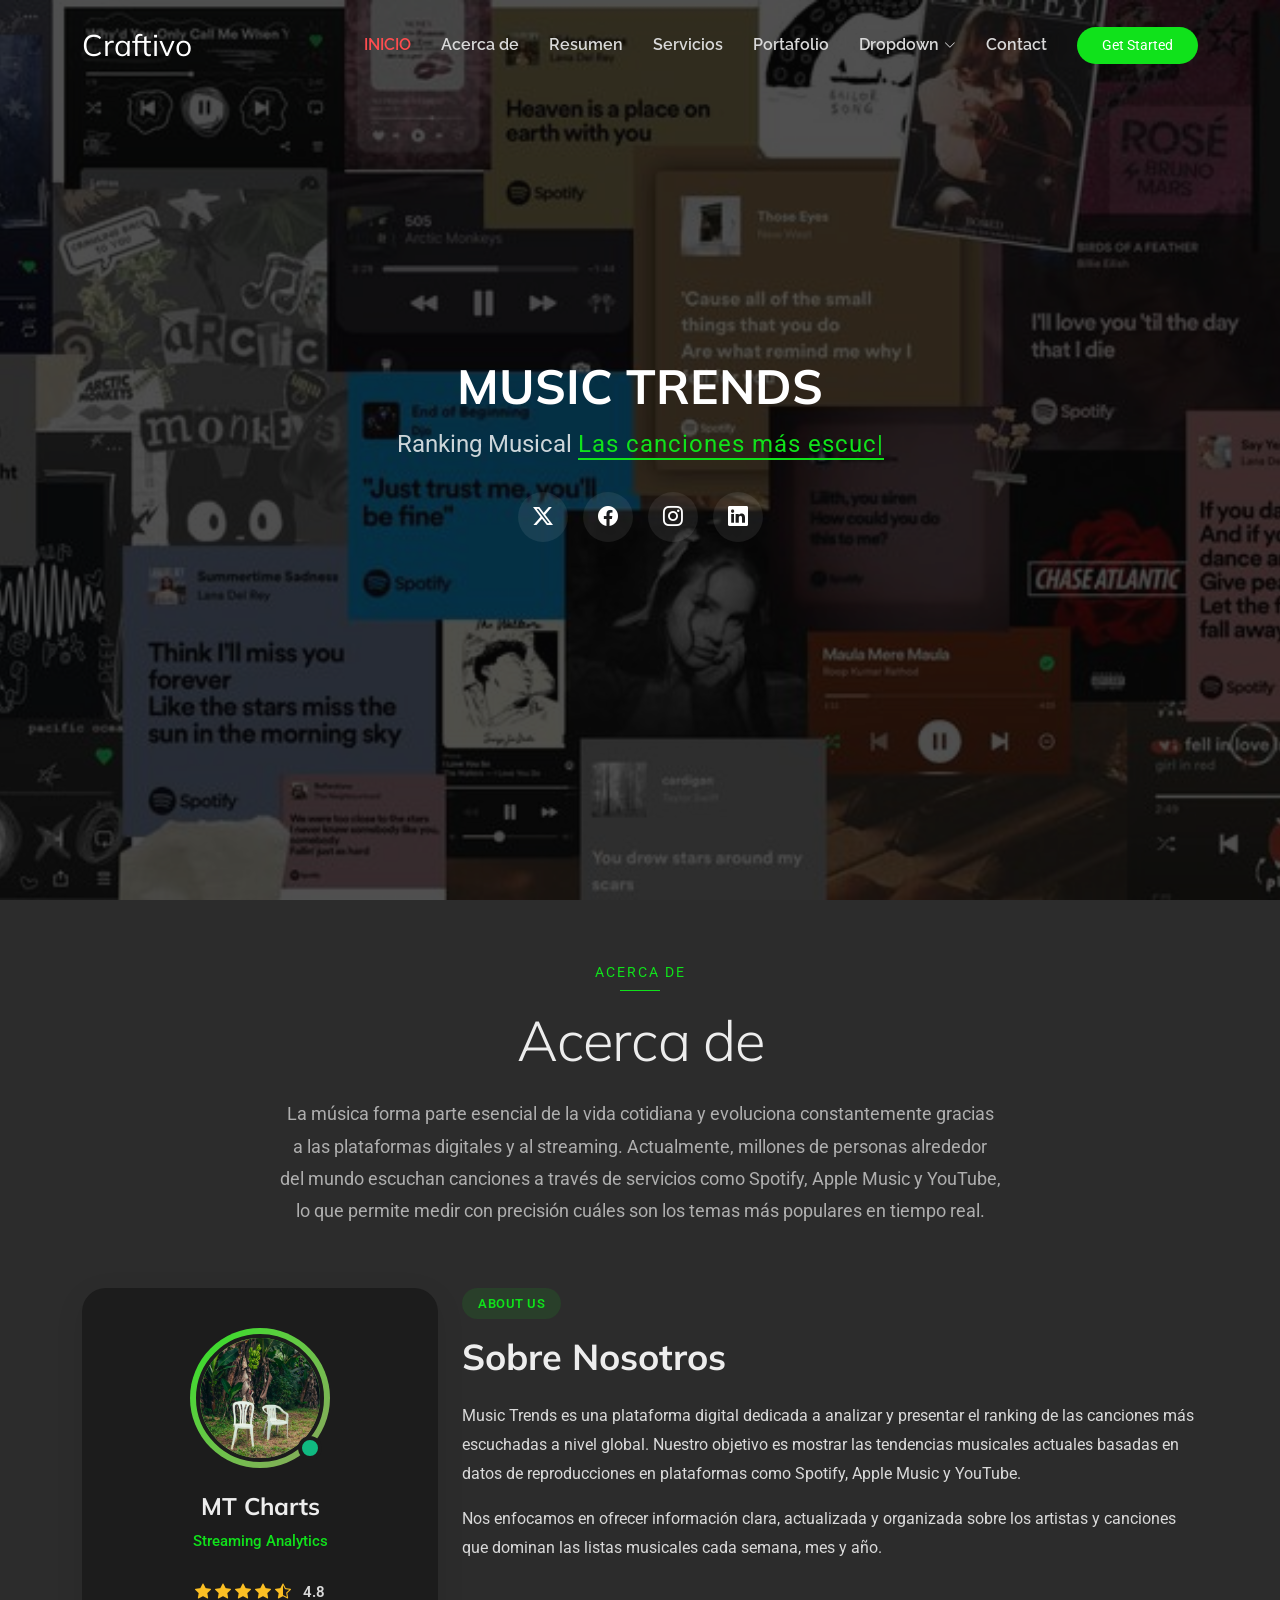
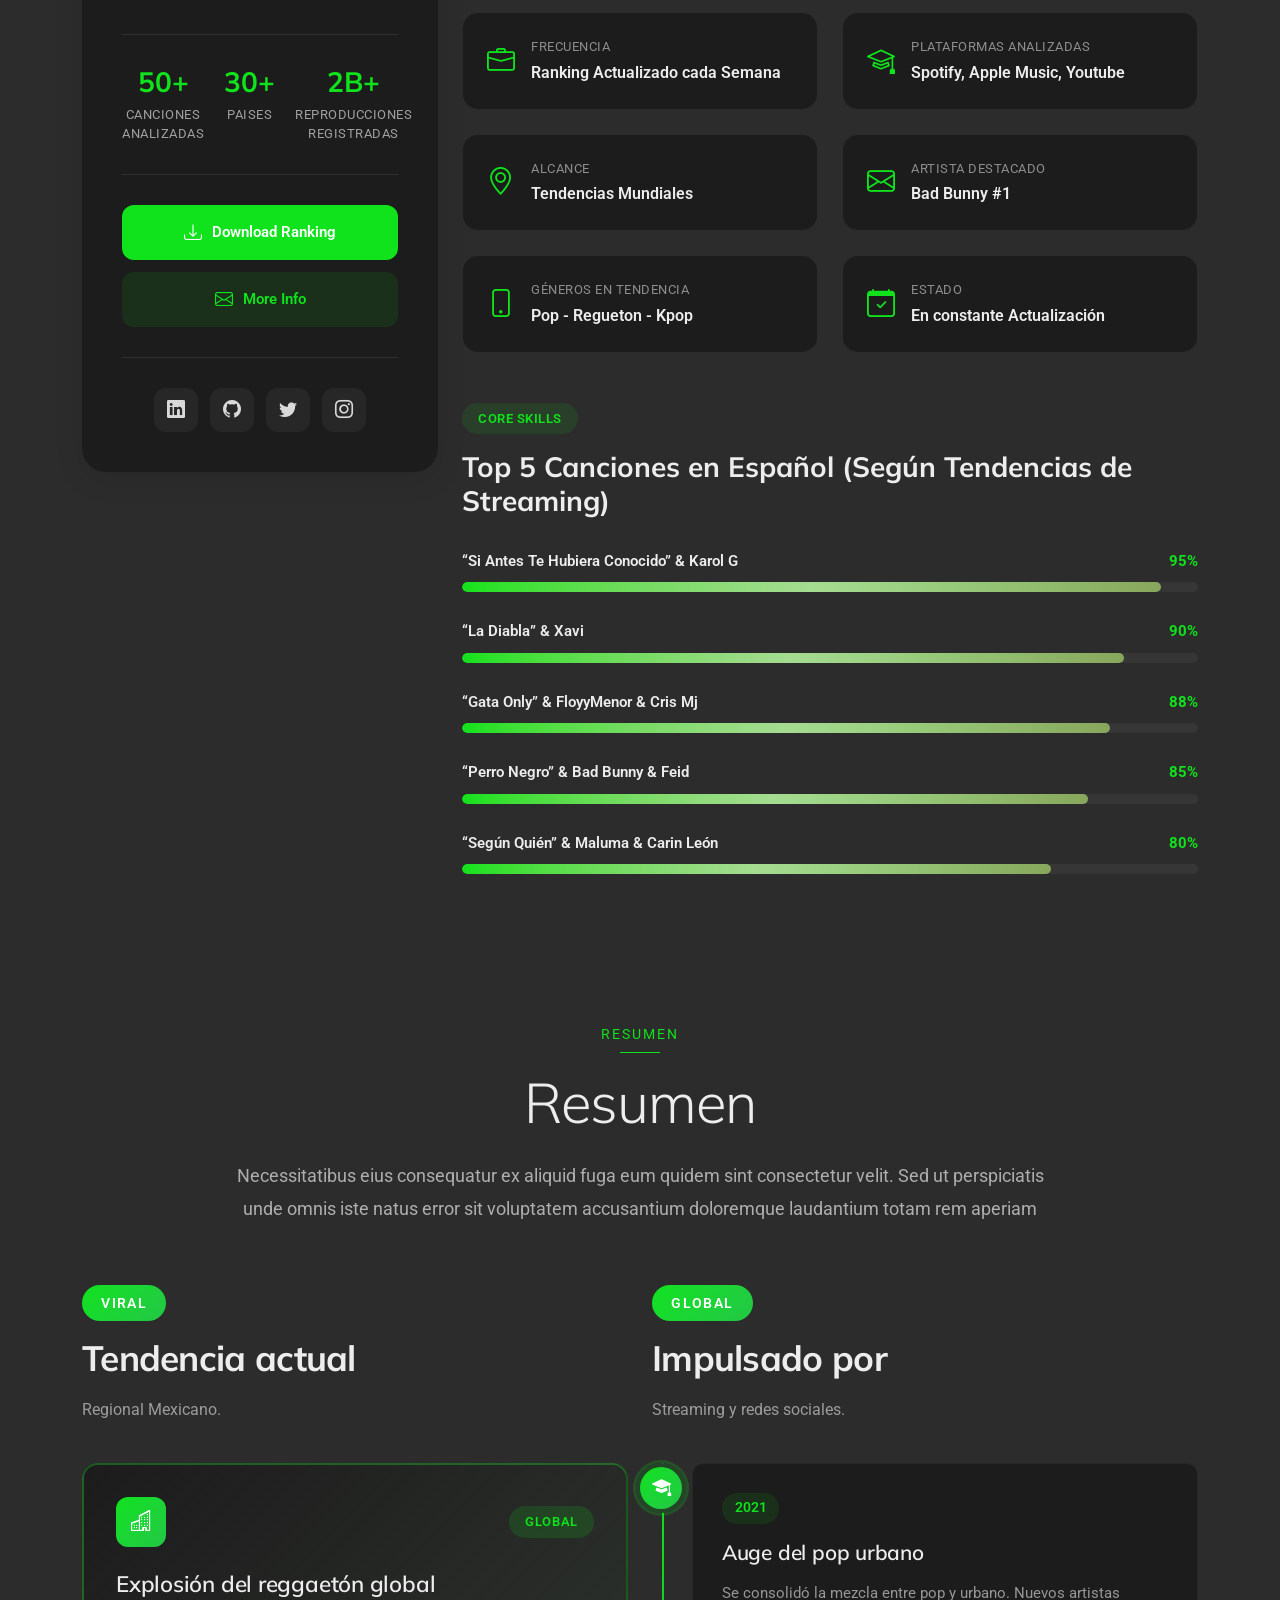
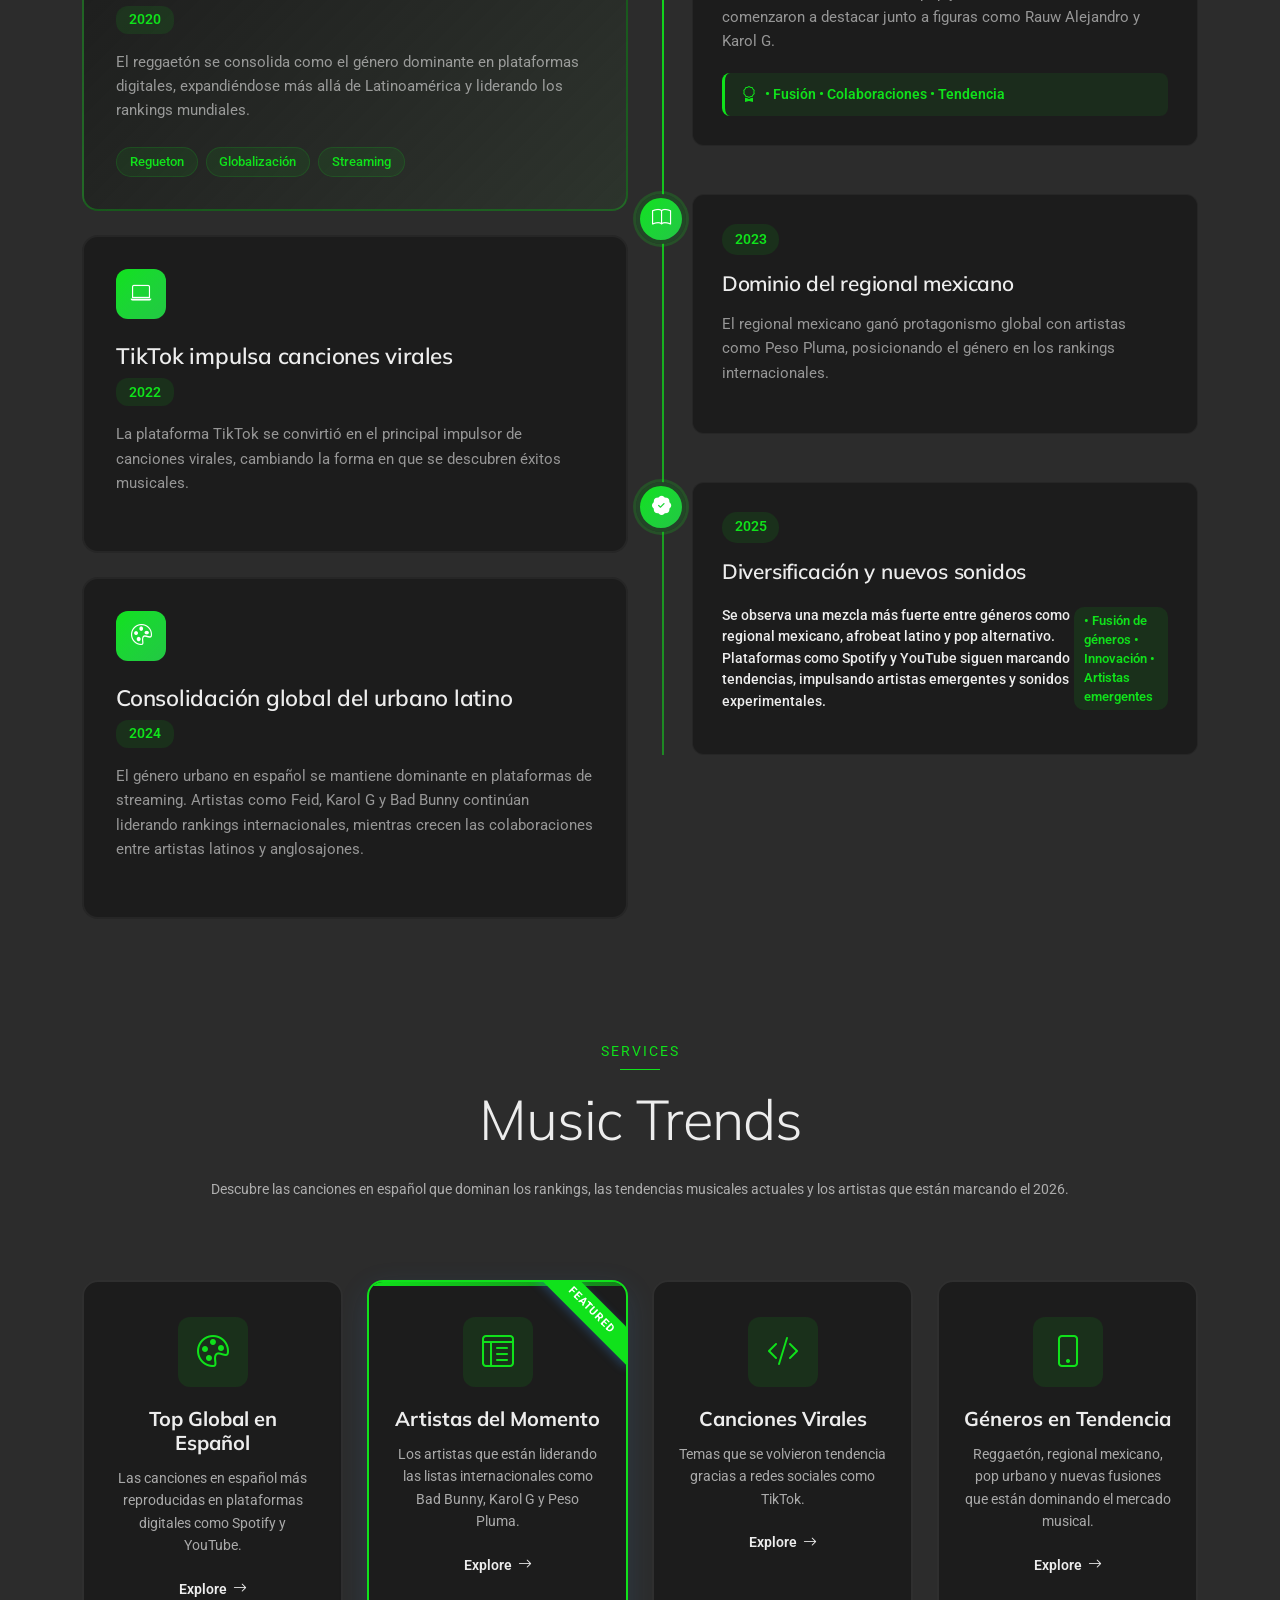
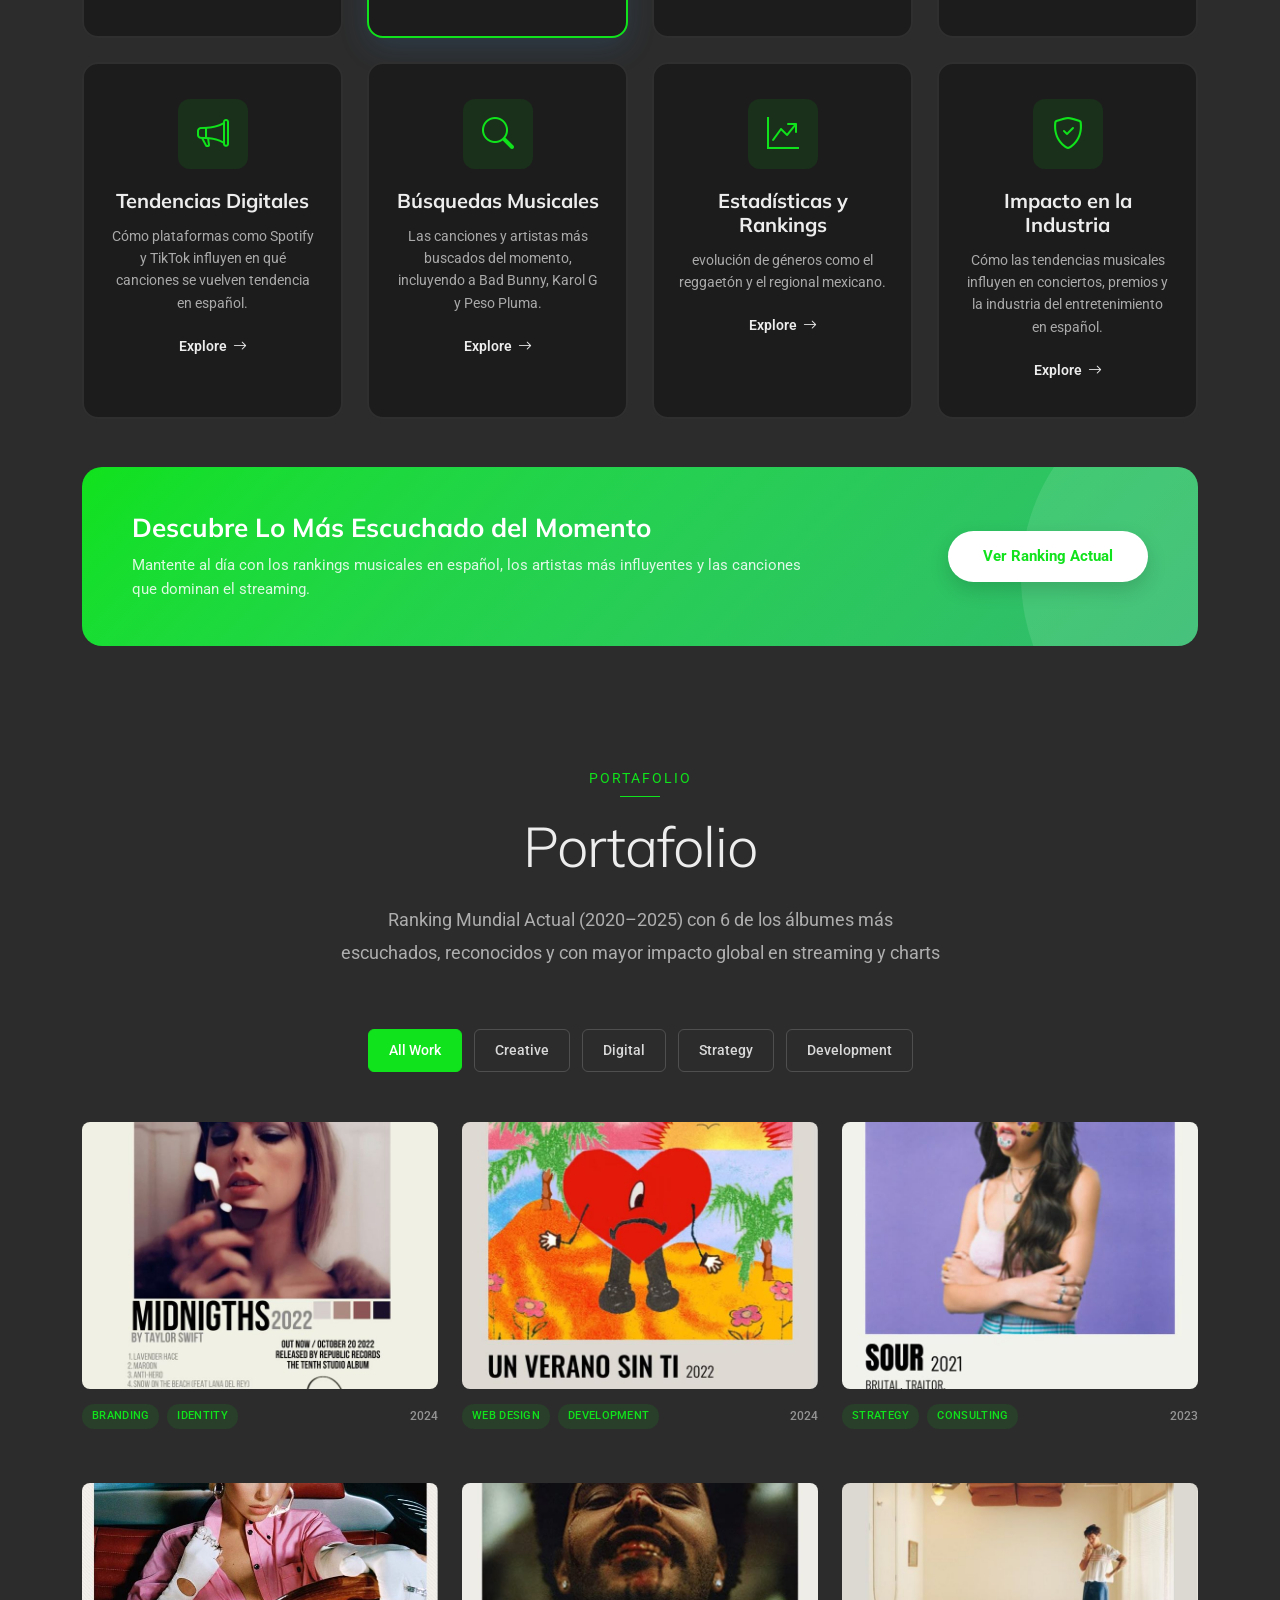
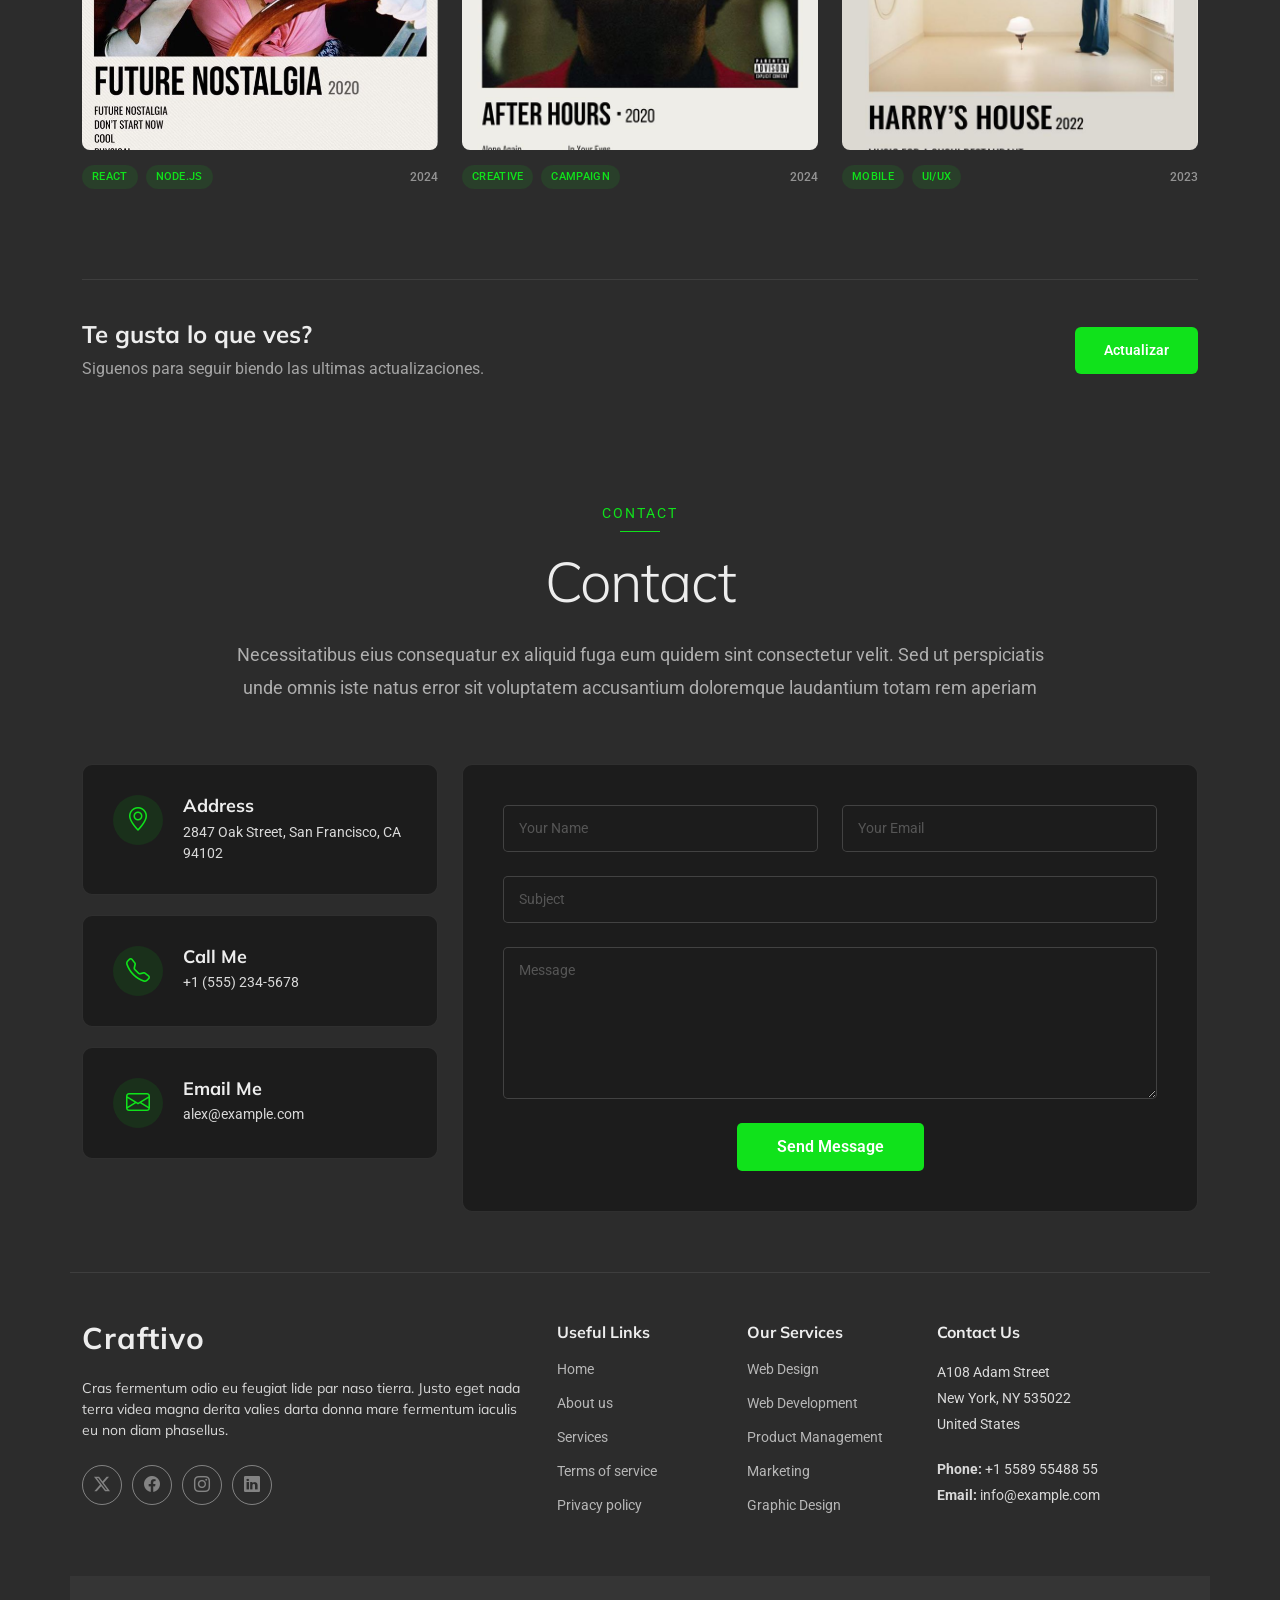
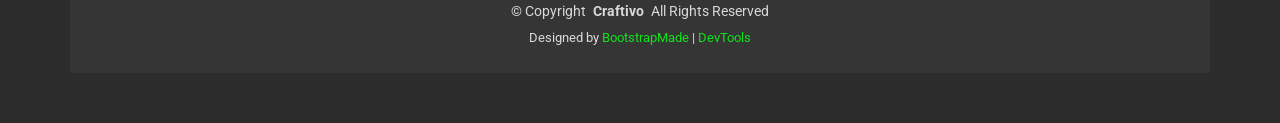
<file: index.html>
<!DOCTYPE html>
<html lang="en">

<head>
  <meta charset="utf-8">
  <meta content="width=device-width, initial-scale=1.0" name="viewport">
  <title>Index - Craftivo Bootstrap Template</title>
  <meta name="description" content="">
  <meta name="keywords" content="">

  <!-- Favicons -->
  <link href="assets/img/favicon.png" rel="icon">
  <link href="assets/img/apple-touch-icon.png" rel="apple-touch-icon">

  <!-- Fonts -->
  <link href="https://fonts.googleapis.com" rel="preconnect">
  <link href="https://fonts.gstatic.com" rel="preconnect" crossorigin>
  <link href="https://fonts.googleapis.com/css2?family=Roboto:ital,wght@0,100;0,300;0,400;0,500;0,700;0,900;1,100;1,300;1,400;1,500;1,700;1,900&family=Raleway:ital,wght@0,100;0,200;0,300;0,400;0,500;0,600;0,700;0,800;0,900;1,100;1,200;1,300;1,400;1,500;1,600;1,700;1,800;1,900&family=Mulish:ital,wght@0,200;0,300;0,400;0,500;0,600;0,700;0,800;0,900;1,200;1,300;1,400;1,500;1,600;1,700;1,800;1,900&display=swap" rel="stylesheet">

  <!-- Vendor CSS Files -->
  <link href="assets/vendor/bootstrap/css/bootstrap.min.css" rel="stylesheet">
  <link href="assets/vendor/bootstrap-icons/bootstrap-icons.css" rel="stylesheet">
  <link href="assets/vendor/aos/aos.css" rel="stylesheet">
  <link href="assets/vendor/glightbox/css/glightbox.min.css" rel="stylesheet">
  <link href="assets/vendor/swiper/swiper-bundle.min.css" rel="stylesheet">

  <!-- Main CSS File -->
  <link href="assets/css/main.css" rel="stylesheet">

  <!-- =======================================================
  * Template Name: Craftivo
  * Template URL: https://bootstrapmade.com/craftivo-bootstrap-portfolio-template/
  * Updated: Oct 04 2025 with Bootstrap v5.3.8
  * Author: BootstrapMade.com
  * License: https://bootstrapmade.com/license/
  ======================================================== -->
</head>

<body class="index-page">

  <header id="header" class="header d-flex align-items-center fixed-top">
    <div class="container-fluid container-xl position-relative d-flex align-items-center">

      <a href="index.html" class="logo d-flex align-items-center me-auto">
        <!-- Uncomment the line below if you also wish to use an image logo -->
        <!-- <img src="assets/img/logo.webp" alt=""> -->
        <h1 class="sitename">Craftivo</h1>
      </a>

      <nav id="navmenu" class="navmenu">
        <ul>
          <li><a href="#hero" class="active">INICIO</a></li>
          <li><a href="#about">Acerca de</a></li>
          <li><a href="#resume">Resumen</a></li>
          <li><a href="#services">Servicios</a></li>
          <li><a href="#portfolio">Portafolio</a></li>
          <li class="dropdown"><a href="#"><span>Dropdown</span> <i class="bi bi-chevron-down toggle-dropdown"></i></a>
            <ul>
              <li><a href="#">Dropdown 1</a></li>
              <li class="dropdown"><a href="#"><span>Deep Dropdown</span> <i class="bi bi-chevron-down toggle-dropdown"></i></a>
                <ul>
                  <li><a href="#">Deep Dropdown 1</a></li>
                  <li><a href="#">Deep Dropdown 2</a></li>
                  <li><a href="#">Deep Dropdown 3</a></li>
                  <li><a href="#">Deep Dropdown 4</a></li>
                  <li><a href="#">Deep Dropdown 5</a></li>
                </ul>
              </li>
              <li><a href="#">Dropdown 2</a></li>
              <li><a href="#">Dropdown 3</a></li>
              <li><a href="#">Dropdown 4</a></li>
            </ul>
          </li>
          <li><a href="#contact">Contact</a></li>
        </ul>
        <i class="mobile-nav-toggle d-xl-none bi bi-list"></i>
      </nav>

      <a class="btn-getstarted" href="#about">Get Started</a>

    </div>
  </header>

  <main class="main">

    <!-- Hero Section -->
    <section id="hero" class="hero section dark-background">

      <img src="assets/img/profile/Songs.jpg" alt="" data-aos="fade-in">

      <div class="container" data-aos="fade-up" data-aos-delay="100">
        <div class="row justify-content-center">
          <div class="col-lg-8 text-center">
            <h2>MUSIC TRENDS</h2>
            <p>Ranking Musical <span class="typed" data-typed-items="Las canciones más escuchadas"></span><span class="typed-cursor" aria-hidden="true"></span></p>
            <div class="social-links">
              <a href="#"><i class="bi bi-twitter-x"></i></a>
              <a href="#"><i class="bi bi-facebook"></i></a>
              <a href="#"><i class="bi bi-instagram"></i></a>
              <a href="#"><i class="bi bi-linkedin"></i></a>
            </div>
          </div>
        </div>
      </div>

    </section><!-- /Hero Section -->

    <!-- About Section -->
    <section id="about" class="about section">

      <!-- Section Title -->
      <div class="container section-title" data-aos="fade-up">
        <span class="subtitle">Acerca de</span>
        <h2>Acerca de</h2>
        <p>La música forma parte esencial de la vida cotidiana y evoluciona constantemente gracias a las plataformas digitales y al streaming. Actualmente, millones de personas alrededor del mundo escuchan canciones a través de servicios como Spotify, Apple Music y YouTube, lo que permite medir con precisión cuáles son los temas más populares en tiempo real.</p>
      </div><!-- End Section Title -->

      <div class="container" data-aos="fade-up" data-aos-delay="100">

        <div class="row gy-5">
          <div class="col-lg-4" data-aos="zoom-in" data-aos-delay="150">
            <div class="profile-card">
              <div class="profile-header">
                <div class="profile-avatar">
                  <img src="assets/img/profile/Estamos a dos días para escuchar lo nuevo de Bad Bunny_ 😮‍💨😮‍💨.jpg" class="img-fluid" alt="">
                  <div class="status-indicator"></div>
                </div>
                <h3>MT Charts</h3>
                <span class="role">Streaming Analytics</span>
                <div class="rating">
                  <i class="bi bi-star-fill"></i>
                  <i class="bi bi-star-fill"></i>
                  <i class="bi bi-star-fill"></i>
                  <i class="bi bi-star-fill"></i>
                  <i class="bi bi-star-half"></i>
                  <span>4.8</span>
                </div>
              </div>

              <div class="profile-stats">
                <div class="stat-item">
                  <h4>50+</h4>
                  <p>Canciones analizadas</p>
                </div>
                <div class="stat-item">
                  <h4>30+</h4>
                  <p>Paises</p>
                </div>
                <div class="stat-item">
                  <h4>2B+</h4>
                  <p>Reproducciones Registradas</p>
                </div>
              </div>

              <div class="profile-actions">
                <a href="#" class="btn-primary"><i class="bi bi-download"></i> Download Ranking</a>
                <a href="#" class="btn-secondary"><i class="bi bi-envelope"></i> More Info</a>
              </div>

              <div class="social-connect">
                <a href="#"><i class="bi bi-linkedin"></i></a>
                <a href="#"><i class="bi bi-github"></i></a>
                <a href="#"><i class="bi bi-twitter"></i></a>
                <a href="#"><i class="bi bi-instagram"></i></a>
              </div>
            </div>
          </div>

          <div class="col-lg-8" data-aos="fade-left" data-aos-delay="200">
            <div class="content-wrapper">
              <div class="bio-section">
                <div class="section-tag">About Us</div>
                <h2>Sobre Nosotros</h2>
                <p>Music Trends es una plataforma digital dedicada a analizar y presentar el ranking de las canciones más escuchadas a nivel global. Nuestro objetivo es mostrar las tendencias musicales actuales basadas en datos de reproducciones en plataformas como Spotify, Apple Music y YouTube.</p>
                <p>Nos enfocamos en ofrecer información clara, actualizada y organizada sobre los artistas y canciones que dominan las listas musicales cada semana, mes y año.</p>
              </div>

              <div class="details-grid">
                <div class="detail-item" data-aos="fade-up" data-aos-delay="250">
                  <i class="bi bi-briefcase"></i>
                  <div class="detail-content">
                    <span>Frecuencia</span>
                    <strong>Ranking Actualizado cada Semana</strong>
                  </div>
                </div>

                <div class="detail-item" data-aos="fade-up" data-aos-delay="300">
                  <i class="bi bi-mortarboard"></i>
                  <div class="detail-content">
                    <span>Plataformas Analizadas</span>
                    <strong>Spotify, Apple Music, Youtube</strong>
                  </div>
                </div>

                <div class="detail-item" data-aos="fade-up" data-aos-delay="350">
                  <i class="bi bi-geo-alt"></i>
                  <div class="detail-content">
                    <span>Alcance</span>
                    <strong>Tendencias Mundiales</strong>
                  </div>
                </div>

                <div class="detail-item" data-aos="fade-up" data-aos-delay="100">
                  <i class="bi bi-envelope"></i>
                  <div class="detail-content">
                    <span>Artista Destacado</span>
                    <strong>Bad Bunny #1</strong>
                  </div>
                </div>

                <div class="detail-item" data-aos="fade-up" data-aos-delay="150">
                  <i class="bi bi-phone"></i>
                  <div class="detail-content">
                    <span>Géneros en Tendencia</span>
                    <strong>Pop - Regueton - Kpop</strong>
                  </div>
                </div>

                <div class="detail-item" data-aos="fade-up" data-aos-delay="200">
                  <i class="bi bi-calendar-check"></i>
                  <div class="detail-content">
                    <span>Estado</span>
                    <strong>En constante Actualización</strong>
                  </div>
                </div>
              </div>

              <div class="skills-showcase" data-aos="fade-up" data-aos-delay="250">
                <div class="section-tag">Core Skills</div>
                <h3>Top 5 Canciones en Español (Según Tendencias de Streaming)</h3>

                <div class="skills-list skills-animation">
                  <div class="skill-item">
                    <div class="skill-info">
                      <span class="skill-name">“Si Antes Te Hubiera Conocido” &amp; Karol G</span>
                      <span class="skill-percent">95%</span>
                    </div>
                    <div class="progress">
                      <div class="progress-bar" role="progressbar" aria-valuenow="95" aria-valuemin="0" aria-valuemax="100"></div>
                    </div>
                  </div>

                  <div class="skill-item">
                    <div class="skill-info">
                      <span class="skill-name">“La Diabla” &amp;  Xavi</span>
                      <span class="skill-percent">90%</span>
                    </div>
                    <div class="progress">
                      <div class="progress-bar" role="progressbar" aria-valuenow="90" aria-valuemin="0" aria-valuemax="100"></div>
                    </div>
                  </div>

                  <div class="skill-item">
                    <div class="skill-info">
                      <span class="skill-name">“Gata Only” &amp; FloyyMenor & Cris Mj</span>
                      <span class="skill-percent">88%</span>
                    </div>
                    <div class="progress">
                      <div class="progress-bar" role="progressbar" aria-valuenow="88" aria-valuemin="0" aria-valuemax="100"></div>
                    </div>
                  </div>

                  <div class="skill-item">
                    <div class="skill-info">
                      <span class="skill-name">“Perro Negro” &amp; Bad Bunny & Feid</span>
                      <span class="skill-percent">85%</span>
                    </div>
                    <div class="progress">
                      <div class="progress-bar" role="progressbar" aria-valuenow="85" aria-valuemin="0" aria-valuemax="100"></div>
                    </div>
                  </div>

                  <div class="skill-item">
                    <div class="skill-info">
                      <span class="skill-name">“Según Quién” &amp; Maluma & Carin León</span>
                      <span class="skill-percent">80%</span>
                    </div>
                    <div class="progress">
                      <div class="progress-bar" role="progressbar" aria-valuenow="80" aria-valuemin="0" aria-valuemax="100"></div>
                    </div>
                  </div>
                </div>
              </div>
            </div>
          </div>
        </div>

      </div>

    </section><!-- /About Section -->

    <!-- Resume Section -->
    <section id="resume" class="resume section">

      <!-- Section Title -->
      <div class="container section-title" data-aos="fade-up">
        <span class="subtitle">Resumen</span>
        <h2>Resumen</h2>
        <p>Necessitatibus eius consequatur ex aliquid fuga eum quidem sint consectetur velit. Sed ut perspiciatis unde omnis iste natus error sit voluptatem accusantium doloremque laudantium totam rem aperiam</p>
      </div><!-- End Section Title -->

      <div class="container" data-aos="fade-up" data-aos-delay="100">

        <div class="row gy-5">
          <div class="col-lg-6">
            <div class="experience-section">
              <div class="section-header" data-aos="fade-right" data-aos-delay="200">
                <div class="header-content">
                  <span class="section-badge">Viral</span>
                  <h2>Tendencia actual</h2>
                  <p>Regional Mexicano.</p>
                </div>
              </div>

              <div class="experience-cards">
                <div class="exp-card featured" data-aos="zoom-in" data-aos-delay="300">
                  <div class="card-header">
                    <div class="company-logo">
                      <i class="bi bi-buildings"></i>
                    </div>
                    <div class="period-badge">Global</div>
                  </div>
                  <div class="card-body">
                    <h3>Explosión del reggaetón global</h3>
                    <p class="company-name"></p>
                    <span class="duration">2020</span>
                    <p class="description">El reggaetón se consolida como el género dominante en plataformas digitales, expandiéndose más allá de Latinoamérica y liderando los rankings mundiales.</p>
                    <div class="skills-tags">
                      <span class="skill-tag">Regueton</span>
                      <span class="skill-tag">Globalización</span>
                      <span class="skill-tag">Streaming</span>
                    </div>
                  </div>
                </div>

                <div class="exp-card" data-aos="zoom-in" data-aos-delay="350">
                  <div class="card-header">
                    <div class="company-logo">
                      <i class="bi bi-laptop"></i>
                    </div>
                  </div>
                  <div class="card-body">
                    <h3>TikTok impulsa canciones virales</h3>
                    <p class="company-name"></p>
                    <span class="duration">2022</span>
                    <p class="description">La plataforma TikTok se convirtió en el principal impulsor de canciones virales, cambiando la forma en que se descubren éxitos musicales.</p>
                  </div>
                </div>

                <div class="exp-card" data-aos="zoom-in" data-aos-delay="400">
                  <div class="card-header">
                    <div class="company-logo">
                      <i class="bi bi-palette"></i>
                    </div>
                  </div>
                  <div class="card-body">
                    <h3>Consolidación global del urbano latino</h3>
                    <p class="company-name"></p>
                    <span class="duration">2024</span>
                    <p class="description">El género urbano en español se mantiene dominante en plataformas de streaming. Artistas como Feid, Karol G y Bad Bunny continúan liderando rankings internacionales, mientras crecen las colaboraciones entre artistas latinos y anglosajones.</p>
                  </div>
                </div>
              </div>
            </div>
          </div>

          <div class="col-lg-6">
            <div class="education-section">
              <div class="section-header" data-aos="fade-left" data-aos-delay="200">
                <div class="header-content">
                  <span class="section-badge">Global</span>
                  <h2>Impulsado por</h2>
                  <p>Streaming y redes sociales.</p>
                </div>
              </div>

              <div class="education-timeline" data-aos="fade-left" data-aos-delay="300">
                <div class="timeline-track">
                  <div class="timeline-item">
                    <div class="timeline-marker">
                      <i class="bi bi-mortarboard-fill"></i>
                    </div>
                    <div class="timeline-content">
                      <div class="education-meta">
                        <span class="year-range">2021</span>
                        <span class="degree-level"></span>
                      </div>
                      <h4>Auge del pop urbano</h4>
                      <p class="institution"></p>
                      <p class="description">Se consolidó la mezcla entre pop y urbano. Nuevos artistas comenzaron a destacar junto a figuras como Rauw Alejandro y Karol G.</p>
                      <div class="achievement">
                        <i class="bi bi-award"></i>
                        <span>	•	Fusión •	Colaboraciones •	Tendencia</span>
                      </div>
                    </div>
                  </div>

                  <div class="timeline-item">
                    <div class="timeline-marker">
                      <i class="bi bi-book"></i>
                    </div>
                    <div class="timeline-content">
                      <div class="education-meta">
                        <span class="year-range">2023</span>
                        <span class="degree-level"></span>
                      </div>
                      <h4>Dominio del regional mexicano</h4>
                      <p class="institution"></p>
                      <p class="description">El regional mexicano ganó protagonismo global con artistas como Peso Pluma, posicionando el género en los rankings internacionales.</p>
                    </div>
                  </div>

                  <div class="timeline-item">
                    <div class="timeline-marker">
                      <i class="bi bi-patch-check-fill"></i>
                    </div>
                    <div class="timeline-content">
                      <div class="education-meta">
                        <span class="year-range">2025</span>
                        <span class="degree-level"></span>
                      </div>
                      <h4>Diversificación y nuevos sonidos</h4>
                      <div class="certifications-list">
                        <div class="cert-item">
                          <span class="cert-name">Se observa una mezcla más fuerte entre géneros como regional mexicano, afrobeat latino y pop alternativo. Plataformas como Spotify y YouTube siguen marcando tendencias, impulsando artistas emergentes y sonidos experimentales.</span>
                          <span class="cert-year">	•	Fusión de géneros •	Innovación •	Artistas emergentes</span>
                        </div>
                      </div>
                    </div>
                  </div>
                </div>
              </div>
            </div>
          </div>
        </div>

      </div>

    </section><!-- /Resume Section -->

    <!-- Services Section -->
    <section id="services" class="services section">

      <!-- Section Title -->
      <div class="container section-title" data-aos="fade-up">
        <span class="subtitle">Services</span>
        <h2>Music Trends</h2>
        <p>Descubre las canciones en español que dominan los rankings, las tendencias musicales actuales y los artistas que están marcando el 2026.</p>
      </div><!-- End Section Title -->

      <div class="container" data-aos="fade-up" data-aos-delay="100">

        <div class="row gy-4">
          <div class="col-lg-3 col-md-6" data-aos="zoom-in" data-aos-delay="100">
            <div class="service-item">
              <div class="icon-wrapper">
                <i class="bi bi-palette"></i>
              </div>
              <h4>Top Global en Español</h4>
              <p>Las canciones en español más reproducidas en plataformas digitales como Spotify y YouTube.</p>
              <a href="service-details.html" class="read-more">
                <span>Explore</span>
                <i class="bi bi-arrow-right"></i>
              </a>
            </div>
          </div>

          <div class="col-lg-3 col-md-6" data-aos="zoom-in" data-aos-delay="200">
            <div class="service-item featured">
              <div class="featured-tag">Featured</div>
              <div class="icon-wrapper">
                <i class="bi bi-layout-text-window-reverse"></i>
              </div>
              <h4>Artistas del Momento</h4>
              <p>Los artistas que están liderando las listas internacionales como Bad Bunny, Karol G y Peso Pluma.</p>
              <a href="service-details.html" class="read-more">
                <span>Explore</span>
                <i class="bi bi-arrow-right"></i>
              </a>
            </div>
          </div>

          <div class="col-lg-3 col-md-6" data-aos="zoom-in" data-aos-delay="300">
            <div class="service-item">
              <div class="icon-wrapper">
                <i class="bi bi-code-slash"></i>
              </div>
              <h4>Canciones Virales</h4>
              <p>Temas que se volvieron tendencia gracias a redes sociales como TikTok.</p>
              <a href="service-details.html" class="read-more">
                <span>Explore</span>
                <i class="bi bi-arrow-right"></i>
              </a>
            </div>
          </div>

          <div class="col-lg-3 col-md-6" data-aos="zoom-in" data-aos-delay="400">
            <div class="service-item">
              <div class="icon-wrapper">
                <i class="bi bi-phone"></i>
              </div>
              <h4>Géneros en Tendencia</h4>
              <p>Reggaetón, regional mexicano, pop urbano y nuevas fusiones que están dominando el mercado musical.</p>
              <a href="service-details.html" class="read-more">
                <span>Explore</span>
                <i class="bi bi-arrow-right"></i>
              </a>
            </div>
          </div>

          <div class="col-lg-3 col-md-6" data-aos="zoom-in" data-aos-delay="100">
            <div class="service-item">
              <div class="icon-wrapper">
                <i class="bi bi-megaphone"></i>
              </div>
              <h4> Tendencias Digitales</h4>
              <p>Cómo plataformas como Spotify y TikTok influyen en qué canciones se vuelven tendencia en español.</p>
              <a href="service-details.html" class="read-more">
                <span>Explore</span>
                <i class="bi bi-arrow-right"></i>
              </a>
            </div>
          </div>

          <div class="col-lg-3 col-md-6" data-aos="zoom-in" data-aos-delay="200">
            <div class="service-item">
              <div class="icon-wrapper">
                <i class="bi bi-search"></i>
              </div>
              <h4>Búsquedas Musicales</h4>
              <p>Las canciones y artistas más buscados del momento, incluyendo a Bad Bunny, Karol G y Peso Pluma.</p>
              <a href="service-details.html" class="read-more">
                <span>Explore</span>
                <i class="bi bi-arrow-right"></i>
              </a>
            </div>
          </div>

          <div class="col-lg-3 col-md-6" data-aos="zoom-in" data-aos-delay="300">
            <div class="service-item">
              <div class="icon-wrapper">
                <i class="bi bi-graph-up-arrow"></i>
              </div>
              <h4>Estadísticas y Rankings</h4>
              <p>evolución de géneros como el reggaetón y el regional mexicano.</p>
              <a href="service-details.html" class="read-more">
                <span>Explore</span>
                <i class="bi bi-arrow-right"></i>
              </a>
            </div>
          </div>

          <div class="col-lg-3 col-md-6" data-aos="zoom-in" data-aos-delay="400">
            <div class="service-item">
              <div class="icon-wrapper">
                <i class="bi bi-shield-check"></i>
              </div>
              <h4>Impacto en la Industria</h4>
              <p>Cómo las tendencias musicales influyen en conciertos, premios y la industria del entretenimiento en español.</p>
              <a href="service-details.html" class="read-more">
                <span>Explore</span>
                <i class="bi bi-arrow-right"></i>
              </a>
            </div>
          </div>

        </div>

        <div class="row mt-5">
          <div class="col-12" data-aos="fade-up" data-aos-delay="200">
            <div class="cta-box">
              <div class="row align-items-center">
                <div class="col-lg-8">
                  <h3>Descubre Lo Más Escuchado del Momento</h3>
                  <p>Mantente al día con los rankings musicales en español, los artistas más influyentes y las canciones que dominan el streaming.</p>
                </div>
                <div class="col-lg-4 text-lg-end text-center">
                  <a href="service-details.html" class="cta-btn">Ver Ranking Actual</a>
                </div>
              </div>
            </div>
          </div>
        </div>

      </div>

    </section><!-- /Services Section -->

    <!-- Portfolio Section -->
    <section id="portfolio" class="portfolio section">

      <!-- Section Title -->
      <div class="container section-title" data-aos="fade-up">
        <span class="subtitle">Portafolio</span>
        <h2>Portafolio</h2>
        <p>Ranking Mundial Actual (2020–2025) con 6 de los álbumes más escuchados, reconocidos y con mayor impacto global en streaming y charts</p>
      </div><!-- End Section Title -->

      <div class="container" data-aos="fade-up" data-aos-delay="100">

        <div class="isotope-layout" data-default-filter="*" data-layout="masonry" data-sort="original-order">
          <ul class="portfolio-filters isotope-filters" data-aos="fade-up" data-aos-delay="200">
            <li data-filter="*" class="filter-active">All Work</li>
            <li data-filter=".filter-creative">Creative</li>
            <li data-filter=".filter-digital">Digital</li>
            <li data-filter=".filter-strategy">Strategy</li>
            <li data-filter=".filter-development">Development</li>
          </ul>

          <div class="row gy-4 isotope-container" data-aos="fade-up" data-aos-delay="300">
            <div class="col-lg-4 col-md-6 portfolio-item isotope-item filter-creative">
              <div class="portfolio-card">
                <div class="portfolio-image-container">
                  <img src="assets/img/portfolio/Midnigths by Taylor Swift.jpg" alt="Creative Project" class="img-fluid" loading="lazy">
                  <div class="portfolio-overlay">
                    <div class="portfolio-info">
                      <span class="project-category">Creative Design</span>
                      <h4>Visual Identity System</h4>
                    </div>
                    <div class="portfolio-actions">
                      <a href="assets/img/portfolio/portfolio-1.webp" class="glightbox portfolio-link">
                        <i class="bi bi-plus-lg"></i>
                      </a>
                      <a href="#" class="portfolio-details">
                        <i class="bi bi-arrow-right"></i>
                      </a>
                    </div>
                  </div>
                </div>
                <div class="portfolio-meta">
                  <div class="project-tags">
                    <span class="tag">Branding</span>
                    <span class="tag">Identity</span>
                  </div>
                  <div class="project-year">2024</div>
                </div>
              </div>
            </div>

            <div class="col-lg-4 col-md-6 portfolio-item isotope-item filter-digital">
              <div class="portfolio-card">
                <div class="portfolio-image-container">
                  <img src="assets/img/portfolio/Bad Bunny Un Verano Sin Ti.jpg" alt="Digital Project" class="img-fluid" loading="lazy">
                  <div class="portfolio-overlay">
                    <div class="portfolio-info">
                      <span class="project-category">Digital Experience</span>
                      <h4>Interactive Web Platform</h4>
                    </div>
                    <div class="portfolio-actions">
                      <a href="assets/img/portfolio/portfolio-2.webp" class="glightbox portfolio-link">
                        <i class="bi bi-plus-lg"></i>
                      </a>
                      <a href="#" class="portfolio-details">
                        <i class="bi bi-arrow-right"></i>
                      </a>
                    </div>
                  </div>
                </div>
                <div class="portfolio-meta">
                  <div class="project-tags">
                    <span class="tag">Web Design</span>
                    <span class="tag">Development</span>
                  </div>
                  <div class="project-year">2024</div>
                </div>
              </div>
            </div>

            <div class="col-lg-4 col-md-6 portfolio-item isotope-item filter-strategy">
              <div class="portfolio-card">
                <div class="portfolio-image-container">
                  <img src="assets/img/portfolio/sour.jpg" alt="Strategy Project" class="img-fluid" loading="lazy">
                  <div class="portfolio-overlay">
                    <div class="portfolio-info">
                      <span class="project-category">Brand Strategy</span>
                      <h4>Market Positioning</h4>
                    </div>
                    <div class="portfolio-actions">
                      <a href="assets/img/portfolio/portfolio-3.webp" class="glightbox portfolio-link">
                        <i class="bi bi-plus-lg"></i>
                      </a>
                      <a href="#" class="portfolio-details">
                        <i class="bi bi-arrow-right"></i>
                      </a>
                    </div>
                  </div>
                </div>
                <div class="portfolio-meta">
                  <div class="project-tags">
                    <span class="tag">Strategy</span>
                    <span class="tag">Consulting</span>
                  </div>
                  <div class="project-year">2023</div>
                </div>
              </div>
            </div>

            <div class="col-lg-4 col-md-6 portfolio-item isotope-item filter-development">
              <div class="portfolio-card">
                <div class="portfolio-image-container">
                  <img src="assets/img/portfolio/future nostalgia.jpg" alt="Development Project" class="img-fluid" loading="lazy">
                  <div class="portfolio-overlay">
                    <div class="portfolio-info">
                      <span class="project-category">Full Stack</span>
                      <h4>Custom Application</h4>
                    </div>
                    <div class="portfolio-actions">
                      <a href="assets/img/portfolio/portfolio-4.webp" class="glightbox portfolio-link">
                        <i class="bi bi-plus-lg"></i>
                      </a>
                      <a href="#" class="portfolio-details">
                        <i class="bi bi-arrow-right"></i>
                      </a>
                    </div>
                  </div>
                </div>
                <div class="portfolio-meta">
                  <div class="project-tags">
                    <span class="tag">React</span>
                    <span class="tag">Node.js</span>
                  </div>
                  <div class="project-year">2024</div>
                </div>
              </div>
            </div>

            <div class="col-lg-4 col-md-6 portfolio-item isotope-item filter-creative">
              <div class="portfolio-card">
                <div class="portfolio-image-container">
                  <img src="assets/img/portfolio/the weeknd.jpg" alt="Creative Project" class="img-fluid" loading="lazy">
                  <div class="portfolio-overlay">
                    <div class="portfolio-info">
                      <span class="project-category">Art Direction</span>
                      <h4>Campaign Design</h4>
                    </div>
                    <div class="portfolio-actions">
                      <a href="assets/img/portfolio/portfolio-5.webp" class="glightbox portfolio-link">
                        <i class="bi bi-plus-lg"></i>
                      </a>
                      <a href="#" class="portfolio-details">
                        <i class="bi bi-arrow-right"></i>
                      </a>
                    </div>
                  </div>
                </div>
                <div class="portfolio-meta">
                  <div class="project-tags">
                    <span class="tag">Creative</span>
                    <span class="tag">Campaign</span>
                  </div>
                  <div class="project-year">2024</div>
                </div>
              </div>
            </div>

            <div class="col-lg-4 col-md-6 portfolio-item isotope-item filter-digital">
              <div class="portfolio-card">
                <div class="portfolio-image-container">
                  <img src="assets/img/portfolio/ .jpg" alt="Digital Project" class="img-fluid" loading="lazy">
                  <div class="portfolio-overlay">
                    <div class="portfolio-info">
                      <span class="project-category">Digital Product</span>
                      <h4>Mobile Experience</h4>
                    </div>
                    <div class="portfolio-actions">
                      <a href="assets/img/portfolio/portfolio-6.webp" class="glightbox portfolio-link">
                        <i class="bi bi-plus-lg"></i>
                      </a>
                      <a href="#" class="portfolio-details">
                        <i class="bi bi-arrow-right"></i>
                      </a>
                    </div>
                  </div>
                </div>
                <div class="portfolio-meta">
                  <div class="project-tags">
                    <span class="tag">Mobile</span>
                    <span class="tag">UI/UX</span>
                  </div>
                  <div class="project-year">2023</div>
                </div>
              </div>
            </div>
          </div>

        </div>

        <div class="portfolio-bottom" data-aos="fade-up" data-aos-delay="400">
          <div class="row align-items-center">
            <div class="col-lg-8">
              <h3>Te gusta lo que ves?</h3>
              <p>Siguenos para seguir biendo las ultimas actualizaciones.</p>
            </div>
            <div class="col-lg-4 text-lg-end">
              <a href="#contact" class="btn btn-accent">Actualizar</a>
            </div>
          </div>
        </div>

      </div>

    </section><!-- /Portfolio Section -->

    <!-- Contact Section -->
    <section id="contact" class="contact section">

      <!-- Section Title -->
      <div class="container section-title" data-aos="fade-up">
        <span class="subtitle">Contact</span>
        <h2>Contact</h2>
        <p>Necessitatibus eius consequatur ex aliquid fuga eum quidem sint consectetur velit. Sed ut perspiciatis unde omnis iste natus error sit voluptatem accusantium doloremque laudantium totam rem aperiam</p>
      </div><!-- End Section Title -->

      <div class="container">

        <div class="row gy-4">

          <div class="col-lg-4">
            <div class="info-item">
              <div class="icon-wrapper">
                <i class="bi bi-geo-alt"></i>
              </div>
              <div>
                <h3>Address</h3>
                <p>2847 Oak Street, San Francisco, CA 94102</p>
              </div>
            </div>

            <div class="info-item">
              <div class="icon-wrapper">
                <i class="bi bi-telephone"></i>
              </div>
              <div>
                <h3>Call Me</h3>
                <p>+1 (555) 234-5678</p>
              </div>
            </div>

            <div class="info-item">
              <div class="icon-wrapper">
                <i class="bi bi-envelope"></i>
              </div>
              <div>
                <h3>Email Me</h3>
                <p>alex@example.com</p>
              </div>
            </div>

          </div>

          <div class="col-lg-8">
            <form action="forms/contact.php" method="post" class="php-email-form">
              <div class="row gy-4">

                <div class="col-md-6">
                  <input type="text" name="name" class="form-control" placeholder="Your Name" required="">
                </div>

                <div class="col-md-6">
                  <input type="email" class="form-control" name="email" placeholder="Your Email" required="">
                </div>

                <div class="col-md-12">
                  <input type="text" class="form-control" name="subject" placeholder="Subject" required="">
                </div>

                <div class="col-md-12">
                  <textarea class="form-control" name="message" rows="6" placeholder="Message" required=""></textarea>
                </div>

                <div class="col-md-12 text-center">
                  <div class="loading">Loading</div>
                  <div class="error-message"></div>
                  <div class="sent-message">Your message has been sent. Thank you!</div>

                  <button type="submit">Send Message</button>
                </div>

              </div>
            </form>
          </div>

        </div>

      </div>

    </section><!-- /Contact Section -->

  </main>

  <footer id="footer" class="footer">

    <div class="container footer-top">
      <div class="row gy-4">
        <div class="col-lg-5 col-md-12 footer-about">
          <a href="index.html" class="logo d-flex align-items-center">
            <span class="sitename">Craftivo</span>
          </a>
          <p>Cras fermentum odio eu feugiat lide par naso tierra. Justo eget nada terra videa magna derita valies darta donna mare fermentum iaculis eu non diam phasellus.</p>
          <div class="social-links d-flex mt-4">
            <a href=""><i class="bi bi-twitter-x"></i></a>
            <a href=""><i class="bi bi-facebook"></i></a>
            <a href=""><i class="bi bi-instagram"></i></a>
            <a href=""><i class="bi bi-linkedin"></i></a>
          </div>
        </div>

        <div class="col-lg-2 col-6 footer-links">
          <h4>Useful Links</h4>
          <ul>
            <li><a href="#">Home</a></li>
            <li><a href="#">About us</a></li>
            <li><a href="#">Services</a></li>
            <li><a href="#">Terms of service</a></li>
            <li><a href="#">Privacy policy</a></li>
          </ul>
        </div>

        <div class="col-lg-2 col-6 footer-links">
          <h4>Our Services</h4>
          <ul>
            <li><a href="#">Web Design</a></li>
            <li><a href="#">Web Development</a></li>
            <li><a href="#">Product Management</a></li>
            <li><a href="#">Marketing</a></li>
            <li><a href="#">Graphic Design</a></li>
          </ul>
        </div>

        <div class="col-lg-3 col-md-12 footer-contact text-center text-md-start">
          <h4>Contact Us</h4>
          <p>A108 Adam Street</p>
          <p>New York, NY 535022</p>
          <p>United States</p>
          <p class="mt-4"><strong>Phone:</strong> <span>+1 5589 55488 55</span></p>
          <p><strong>Email:</strong> <span>info@example.com</span></p>
        </div>

      </div>
    </div>

    <div class="container copyright text-center mt-4">
      <p>© <span>Copyright</span> <strong class="px-1 sitename">Craftivo</strong> <span>All Rights Reserved</span></p>
      <div class="credits">
        <!-- All the links in the footer should remain intact. -->
        <!-- You can delete the links only if you've purchased the pro version. -->
        <!-- Licensing information: https://bootstrapmade.com/license/ -->
        <!-- Purchase the pro version with working PHP/AJAX contact form: [buy-url] -->
        Designed by <a href="https://bootstrapmade.com/">BootstrapMade</a> | <a href="https://bootstrapmade.com/tools/">DevTools</a>
      </div>
    </div>

  </footer>

  <!-- Scroll Top -->
  <a href="#" id="scroll-top" class="scroll-top d-flex align-items-center justify-content-center"><i class="bi bi-arrow-up-short"></i></a>

  <!-- Preloader -->
  <div id="preloader"></div>

  <!-- Vendor JS Files -->
  <script src="assets/vendor/bootstrap/js/bootstrap.bundle.min.js"></script>
  <script src="assets/vendor/php-email-form/validate.js"></script>
  <script src="assets/vendor/aos/aos.js"></script>
  <script src="assets/vendor/typed.js/typed.umd.js"></script>
  <script src="assets/vendor/waypoints/noframework.waypoints.js"></script>
  <script src="assets/vendor/glightbox/js/glightbox.min.js"></script>
  <script src="assets/vendor/imagesloaded/imagesloaded.pkgd.min.js"></script>
  <script src="assets/vendor/isotope-layout/isotope.pkgd.min.js"></script>
  <script src="assets/vendor/swiper/swiper-bundle.min.js"></script>

  <!-- Main JS File -->
  <script src="assets/js/main.js"></script>

</body>

</html>
</file>
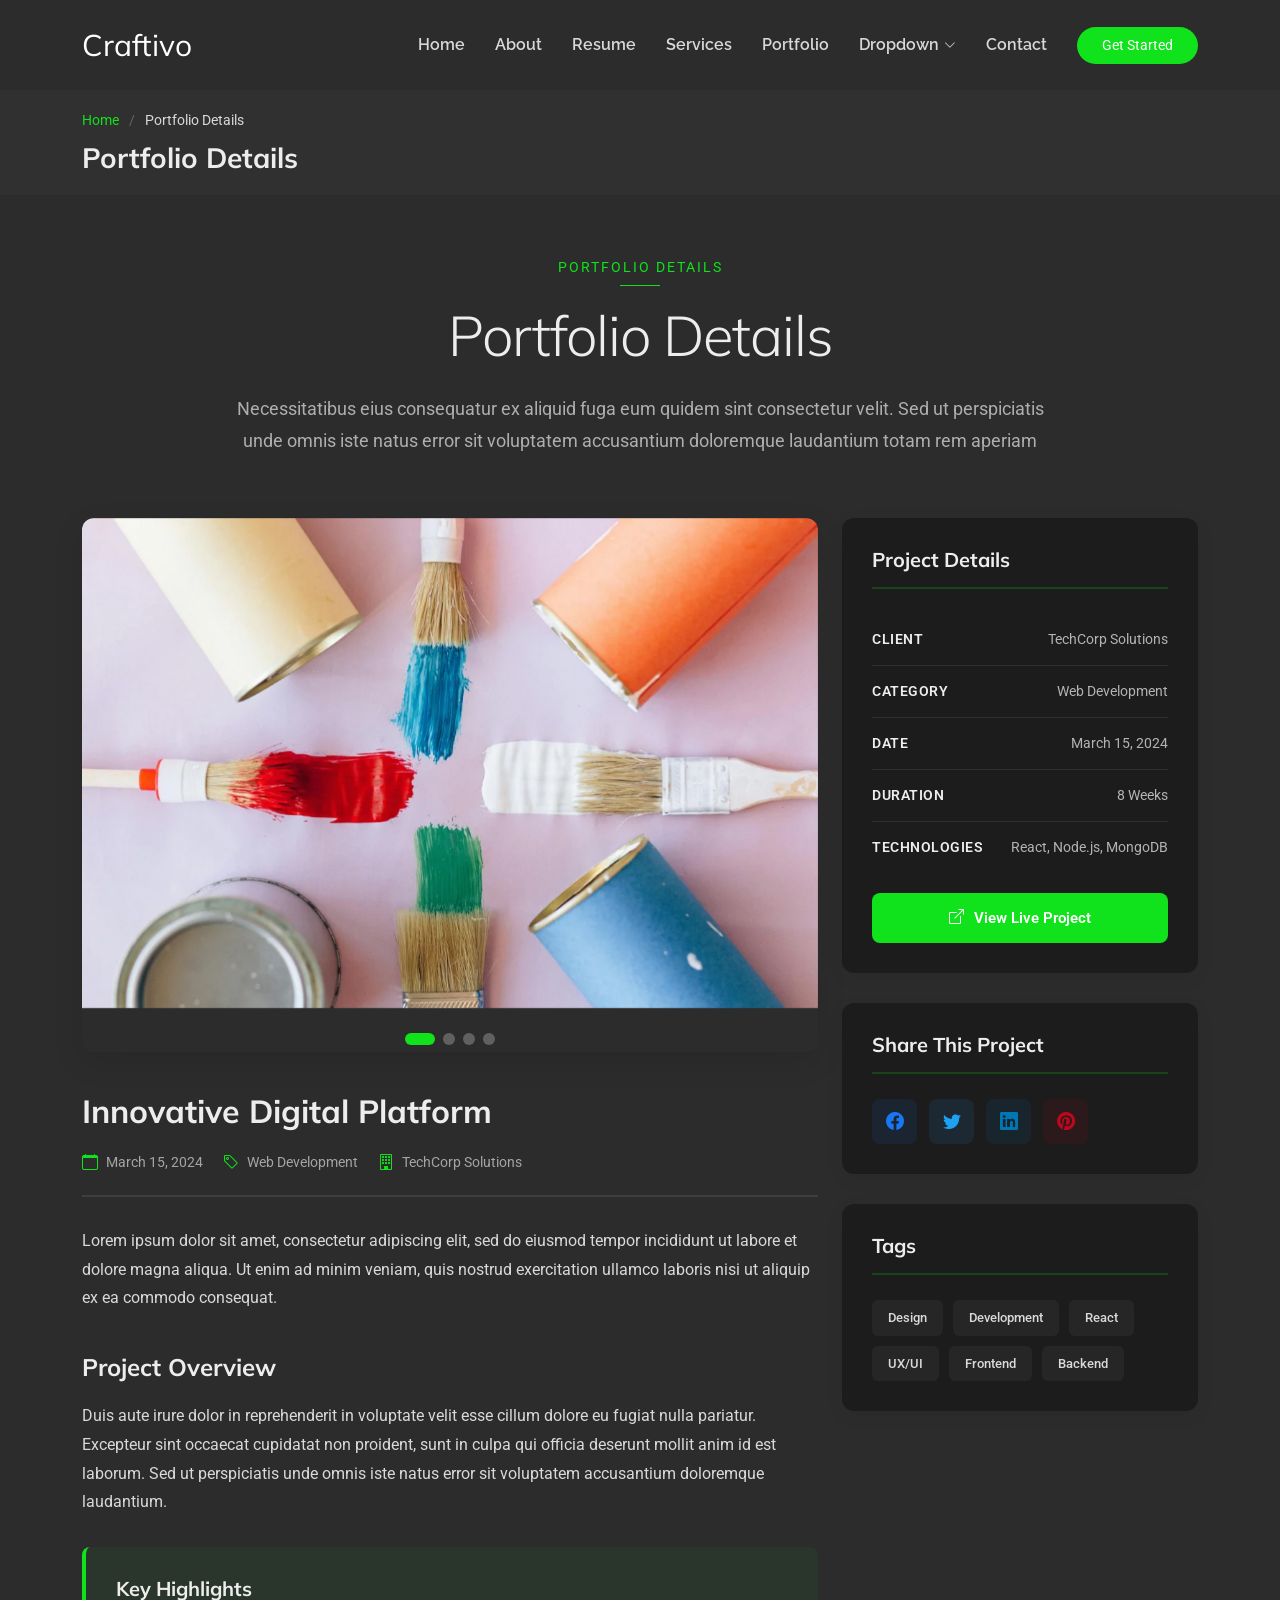
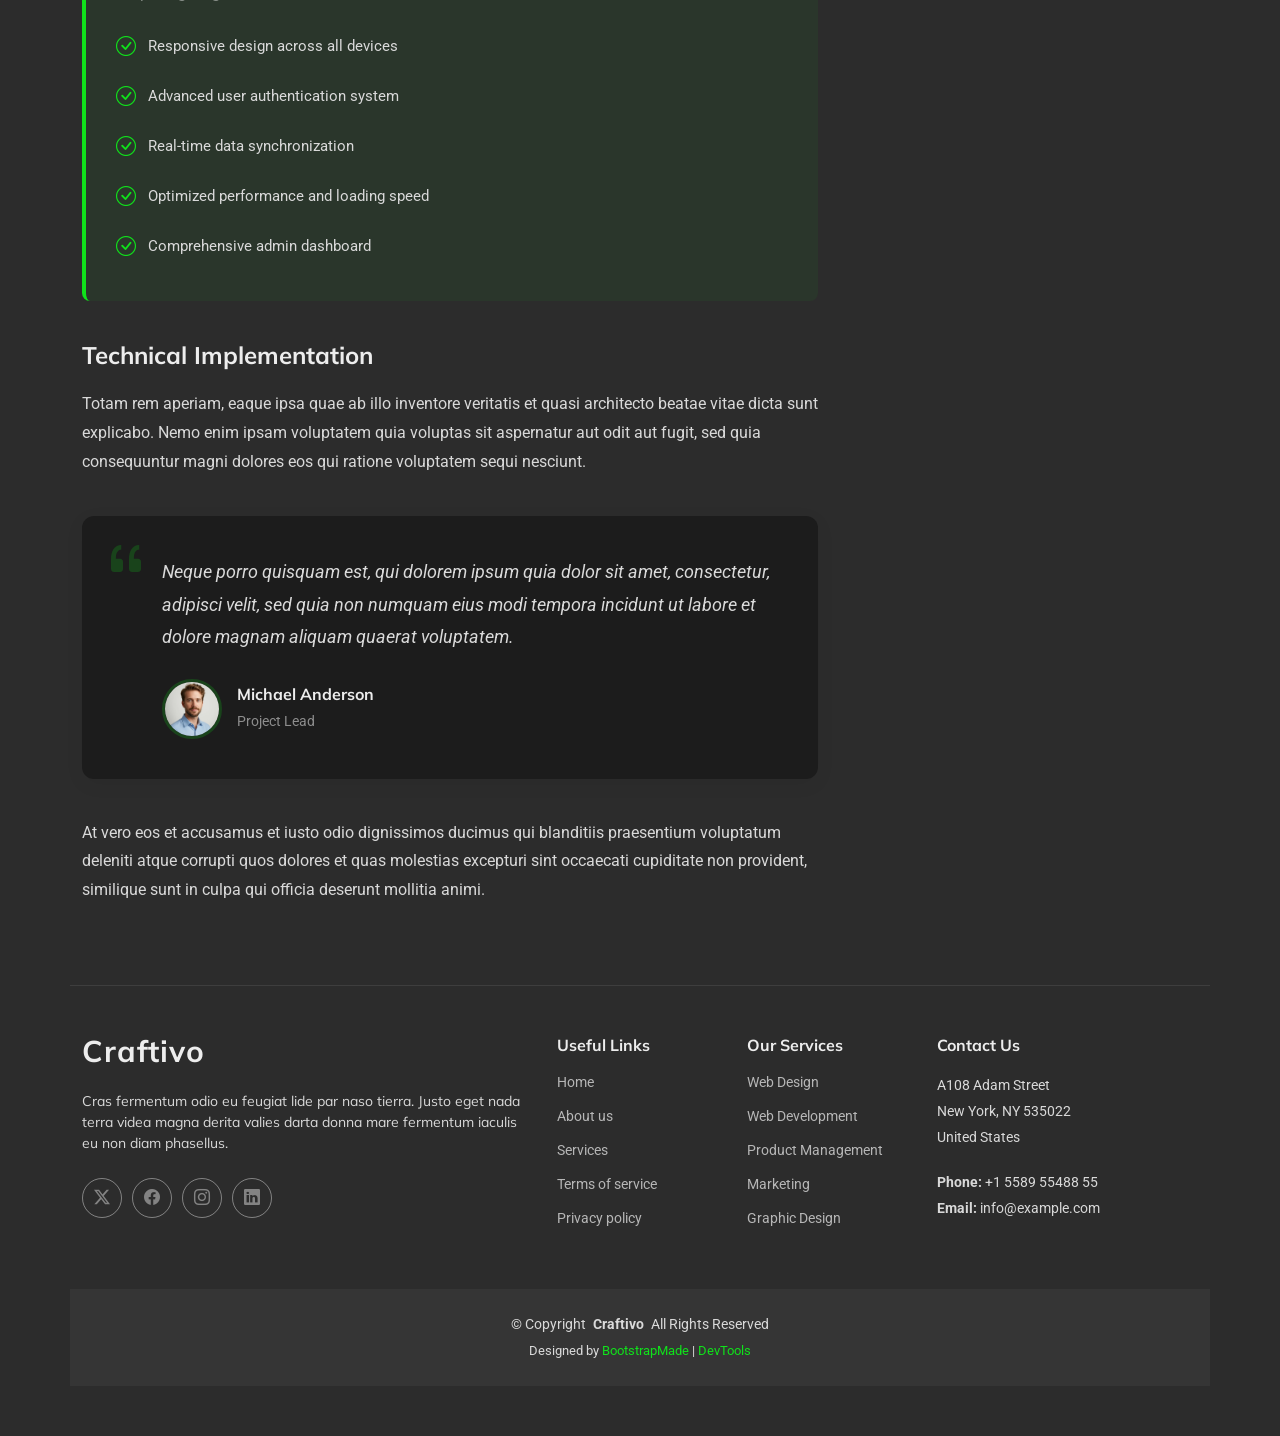
<file: portfolio-details.html>
<!DOCTYPE html>
<html lang="en">

<head>
  <meta charset="utf-8">
  <meta content="width=device-width, initial-scale=1.0" name="viewport">
  <title>Portfolio Details - Craftivo Bootstrap Template</title>
  <meta name="description" content="">
  <meta name="keywords" content="">

  <!-- Favicons -->
  <link href="assets/img/favicon.png" rel="icon">
  <link href="assets/img/apple-touch-icon.png" rel="apple-touch-icon">

  <!-- Fonts -->
  <link href="https://fonts.googleapis.com" rel="preconnect">
  <link href="https://fonts.gstatic.com" rel="preconnect" crossorigin>
  <link href="https://fonts.googleapis.com/css2?family=Roboto:ital,wght@0,100;0,300;0,400;0,500;0,700;0,900;1,100;1,300;1,400;1,500;1,700;1,900&family=Raleway:ital,wght@0,100;0,200;0,300;0,400;0,500;0,600;0,700;0,800;0,900;1,100;1,200;1,300;1,400;1,500;1,600;1,700;1,800;1,900&family=Mulish:ital,wght@0,200;0,300;0,400;0,500;0,600;0,700;0,800;0,900;1,200;1,300;1,400;1,500;1,600;1,700;1,800;1,900&display=swap" rel="stylesheet">

  <!-- Vendor CSS Files -->
  <link href="assets/vendor/bootstrap/css/bootstrap.min.css" rel="stylesheet">
  <link href="assets/vendor/bootstrap-icons/bootstrap-icons.css" rel="stylesheet">
  <link href="assets/vendor/aos/aos.css" rel="stylesheet">
  <link href="assets/vendor/glightbox/css/glightbox.min.css" rel="stylesheet">
  <link href="assets/vendor/swiper/swiper-bundle.min.css" rel="stylesheet">

  <!-- Main CSS File -->
  <link href="assets/css/main.css" rel="stylesheet">

  <!-- =======================================================
  * Template Name: Craftivo
  * Template URL: https://bootstrapmade.com/craftivo-bootstrap-portfolio-template/
  * Updated: Oct 04 2025 with Bootstrap v5.3.8
  * Author: BootstrapMade.com
  * License: https://bootstrapmade.com/license/
  ======================================================== -->
</head>

<body class="portfolio-details-page">

  <header id="header" class="header d-flex align-items-center sticky-top">
    <div class="container-fluid container-xl position-relative d-flex align-items-center">

      <a href="index.html" class="logo d-flex align-items-center me-auto">
        <!-- Uncomment the line below if you also wish to use an image logo -->
        <!-- <img src="assets/img/logo.webp" alt=""> -->
        <h1 class="sitename">Craftivo</h1>
      </a>

      <nav id="navmenu" class="navmenu">
        <ul>
          <li><a href="#hero">Home</a></li>
          <li><a href="#about">About</a></li>
          <li><a href="#resume">Resume</a></li>
          <li><a href="#services">Services</a></li>
          <li><a href="#portfolio">Portfolio</a></li>
          <li class="dropdown"><a href="#"><span>Dropdown</span> <i class="bi bi-chevron-down toggle-dropdown"></i></a>
            <ul>
              <li><a href="#">Dropdown 1</a></li>
              <li class="dropdown"><a href="#"><span>Deep Dropdown</span> <i class="bi bi-chevron-down toggle-dropdown"></i></a>
                <ul>
                  <li><a href="#">Deep Dropdown 1</a></li>
                  <li><a href="#">Deep Dropdown 2</a></li>
                  <li><a href="#">Deep Dropdown 3</a></li>
                  <li><a href="#">Deep Dropdown 4</a></li>
                  <li><a href="#">Deep Dropdown 5</a></li>
                </ul>
              </li>
              <li><a href="#">Dropdown 2</a></li>
              <li><a href="#">Dropdown 3</a></li>
              <li><a href="#">Dropdown 4</a></li>
            </ul>
          </li>
          <li><a href="#contact">Contact</a></li>
        </ul>
        <i class="mobile-nav-toggle d-xl-none bi bi-list"></i>
      </nav>

      <a class="btn-getstarted" href="#about">Get Started</a>

    </div>
  </header>

  <main class="main">

    <!-- Page Title -->
    <div class="page-title light-background">
      <div class="container">
        <nav class="breadcrumbs">
          <ol>
            <li><a href="index.html">Home</a></li>
            <li class="current">Portfolio Details</li>
          </ol>
        </nav>
        <h1>Portfolio Details</h1>
      </div>
    </div><!-- End Page Title -->

    <!-- Portfolio Details Section -->
    <section id="portfolio-details" class="portfolio-details section">

      <!-- Section Title -->
      <div class="container section-title" data-aos="fade-up">
        <span class="subtitle">Portfolio Details</span>
        <h2>Portfolio Details</h2>
        <p>Necessitatibus eius consequatur ex aliquid fuga eum quidem sint consectetur velit. Sed ut perspiciatis unde omnis iste natus error sit voluptatem accusantium doloremque laudantium totam rem aperiam</p>
      </div><!-- End Section Title -->

      <div class="container" data-aos="fade-up" data-aos-delay="100">

        <div class="row gy-5">

          <div class="col-lg-8">

            <div class="portfolio-details-slider swiper init-swiper">
              <script type="application/json" class="swiper-config">
                {
                  "loop": true,
                  "speed": 600,
                  "autoplay": {
                    "delay": 4000
                  },
                  "slidesPerView": 1,
                  "spaceBetween": 0,
                  "effect": "fade",
                  "pagination": {
                    "el": ".swiper-pagination",
                    "type": "bullets",
                    "clickable": true
                  }
                }
              </script>
              <div class="swiper-wrapper">

                <div class="swiper-slide">
                  <img src="assets/img/portfolio/portfolio-3.webp" alt="Portfolio Image" class="img-fluid">
                </div>

                <div class="swiper-slide">
                  <img src="assets/img/portfolio/portfolio-6.webp" alt="Portfolio Image" class="img-fluid">
                </div>

                <div class="swiper-slide">
                  <img src="assets/img/portfolio/portfolio-9.webp" alt="Portfolio Image" class="img-fluid">
                </div>

                <div class="swiper-slide">
                  <img src="assets/img/portfolio/portfolio-11.webp" alt="Portfolio Image" class="img-fluid">
                </div>

              </div>
              <div class="swiper-pagination"></div>
            </div>

            <div class="portfolio-content" data-aos="fade-up" data-aos-delay="200">
              <h2>Innovative Digital Platform</h2>

              <div class="meta-info">
                <span class="date"><i class="bi bi-calendar"></i> March 15, 2024</span>
                <span class="category"><i class="bi bi-tag"></i> Web Development</span>
                <span class="client"><i class="bi bi-building"></i> TechCorp Solutions</span>
              </div>

              <p>
                Lorem ipsum dolor sit amet, consectetur adipiscing elit, sed do eiusmod tempor incididunt ut labore et dolore magna aliqua. Ut enim ad minim veniam, quis nostrud exercitation ullamco laboris nisi ut aliquip ex ea commodo consequat.
              </p>

              <h3>Project Overview</h3>
              <p>
                Duis aute irure dolor in reprehenderit in voluptate velit esse cillum dolore eu fugiat nulla pariatur. Excepteur sint occaecat cupidatat non proident, sunt in culpa qui officia deserunt mollit anim id est laborum. Sed ut perspiciatis unde omnis iste natus error sit voluptatem accusantium doloremque laudantium.
              </p>

              <div class="highlights-box">
                <h4>Key Highlights</h4>
                <ul>
                  <li><i class="bi bi-check-circle"></i> Responsive design across all devices</li>
                  <li><i class="bi bi-check-circle"></i> Advanced user authentication system</li>
                  <li><i class="bi bi-check-circle"></i> Real-time data synchronization</li>
                  <li><i class="bi bi-check-circle"></i> Optimized performance and loading speed</li>
                  <li><i class="bi bi-check-circle"></i> Comprehensive admin dashboard</li>
                </ul>
              </div>

              <h3>Technical Implementation</h3>
              <p>
                Totam rem aperiam, eaque ipsa quae ab illo inventore veritatis et quasi architecto beatae vitae dicta sunt explicabo. Nemo enim ipsam voluptatem quia voluptas sit aspernatur aut odit aut fugit, sed quia consequuntur magni dolores eos qui ratione voluptatem sequi nesciunt.
              </p>

              <blockquote>
                <i class="bi bi-quote quote-icon"></i>
                <p>
                  Neque porro quisquam est, qui dolorem ipsum quia dolor sit amet, consectetur, adipisci velit, sed quia non numquam eius modi tempora incidunt ut labore et dolore magnam aliquam quaerat voluptatem.
                </p>
                <div class="author">
                  <img src="assets/img/person/person-m-7.webp" alt="Author">
                  <div class="author-info">
                    <h5>Michael Anderson</h5>
                    <span>Project Lead</span>
                  </div>
                </div>
              </blockquote>

              <p>
                At vero eos et accusamus et iusto odio dignissimos ducimus qui blanditiis praesentium voluptatum deleniti atque corrupti quos dolores et quas molestias excepturi sint occaecati cupiditate non provident, similique sunt in culpa qui officia deserunt mollitia animi.
              </p>

            </div>

          </div>

          <div class="col-lg-4">

            <div class="sidebar" data-aos="fade-up" data-aos-delay="200">

              <div class="info-card">
                <h3>Project Details</h3>
                <div class="info-item">
                  <span class="label">Client</span>
                  <span class="value">TechCorp Solutions</span>
                </div>
                <div class="info-item">
                  <span class="label">Category</span>
                  <span class="value">Web Development</span>
                </div>
                <div class="info-item">
                  <span class="label">Date</span>
                  <span class="value">March 15, 2024</span>
                </div>
                <div class="info-item">
                  <span class="label">Duration</span>
                  <span class="value">8 Weeks</span>
                </div>
                <div class="info-item">
                  <span class="label">Technologies</span>
                  <span class="value">React, Node.js, MongoDB</span>
                </div>
                <a href="https://www.example.com" class="btn-primary" target="_blank">
                  <i class="bi bi-box-arrow-up-right"></i> View Live Project
                </a>
              </div>

              <div class="share-card" data-aos="fade-up" data-aos-delay="300">
                <h3>Share This Project</h3>
                <div class="social-links">
                  <a href="#" class="facebook"><i class="bi bi-facebook"></i></a>
                  <a href="#" class="twitter"><i class="bi bi-twitter"></i></a>
                  <a href="#" class="linkedin"><i class="bi bi-linkedin"></i></a>
                  <a href="#" class="pinterest"><i class="bi bi-pinterest"></i></a>
                </div>
              </div>

              <div class="tags-card" data-aos="fade-up" data-aos-delay="400">
                <h3>Tags</h3>
                <div class="tags">
                  <a href="#">Design</a>
                  <a href="#">Development</a>
                  <a href="#">React</a>
                  <a href="#">UX/UI</a>
                  <a href="#">Frontend</a>
                  <a href="#">Backend</a>
                </div>
              </div>

            </div>

          </div>

        </div>

      </div>

    </section><!-- /Portfolio Details Section -->

  </main>

  <footer id="footer" class="footer">

    <div class="container footer-top">
      <div class="row gy-4">
        <div class="col-lg-5 col-md-12 footer-about">
          <a href="index.html" class="logo d-flex align-items-center">
            <span class="sitename">Craftivo</span>
          </a>
          <p>Cras fermentum odio eu feugiat lide par naso tierra. Justo eget nada terra videa magna derita valies darta donna mare fermentum iaculis eu non diam phasellus.</p>
          <div class="social-links d-flex mt-4">
            <a href=""><i class="bi bi-twitter-x"></i></a>
            <a href=""><i class="bi bi-facebook"></i></a>
            <a href=""><i class="bi bi-instagram"></i></a>
            <a href=""><i class="bi bi-linkedin"></i></a>
          </div>
        </div>

        <div class="col-lg-2 col-6 footer-links">
          <h4>Useful Links</h4>
          <ul>
            <li><a href="#">Home</a></li>
            <li><a href="#">About us</a></li>
            <li><a href="#">Services</a></li>
            <li><a href="#">Terms of service</a></li>
            <li><a href="#">Privacy policy</a></li>
          </ul>
        </div>

        <div class="col-lg-2 col-6 footer-links">
          <h4>Our Services</h4>
          <ul>
            <li><a href="#">Web Design</a></li>
            <li><a href="#">Web Development</a></li>
            <li><a href="#">Product Management</a></li>
            <li><a href="#">Marketing</a></li>
            <li><a href="#">Graphic Design</a></li>
          </ul>
        </div>

        <div class="col-lg-3 col-md-12 footer-contact text-center text-md-start">
          <h4>Contact Us</h4>
          <p>A108 Adam Street</p>
          <p>New York, NY 535022</p>
          <p>United States</p>
          <p class="mt-4"><strong>Phone:</strong> <span>+1 5589 55488 55</span></p>
          <p><strong>Email:</strong> <span>info@example.com</span></p>
        </div>

      </div>
    </div>

    <div class="container copyright text-center mt-4">
      <p>© <span>Copyright</span> <strong class="px-1 sitename">Craftivo</strong> <span>All Rights Reserved</span></p>
      <div class="credits">
        <!-- All the links in the footer should remain intact. -->
        <!-- You can delete the links only if you've purchased the pro version. -->
        <!-- Licensing information: https://bootstrapmade.com/license/ -->
        <!-- Purchase the pro version with working PHP/AJAX contact form: [buy-url] -->
        Designed by <a href="https://bootstrapmade.com/">BootstrapMade</a> | <a href="https://bootstrapmade.com/tools/">DevTools</a>
      </div>
    </div>

  </footer>

  <!-- Scroll Top -->
  <a href="#" id="scroll-top" class="scroll-top d-flex align-items-center justify-content-center"><i class="bi bi-arrow-up-short"></i></a>

  <!-- Preloader -->
  <div id="preloader"></div>

  <!-- Vendor JS Files -->
  <script src="assets/vendor/bootstrap/js/bootstrap.bundle.min.js"></script>
  <script src="assets/vendor/php-email-form/validate.js"></script>
  <script src="assets/vendor/aos/aos.js"></script>
  <script src="assets/vendor/typed.js/typed.umd.js"></script>
  <script src="assets/vendor/waypoints/noframework.waypoints.js"></script>
  <script src="assets/vendor/glightbox/js/glightbox.min.js"></script>
  <script src="assets/vendor/imagesloaded/imagesloaded.pkgd.min.js"></script>
  <script src="assets/vendor/isotope-layout/isotope.pkgd.min.js"></script>
  <script src="assets/vendor/swiper/swiper-bundle.min.js"></script>

  <!-- Main JS File -->
  <script src="assets/js/main.js"></script>

</body>

</html>
</file>
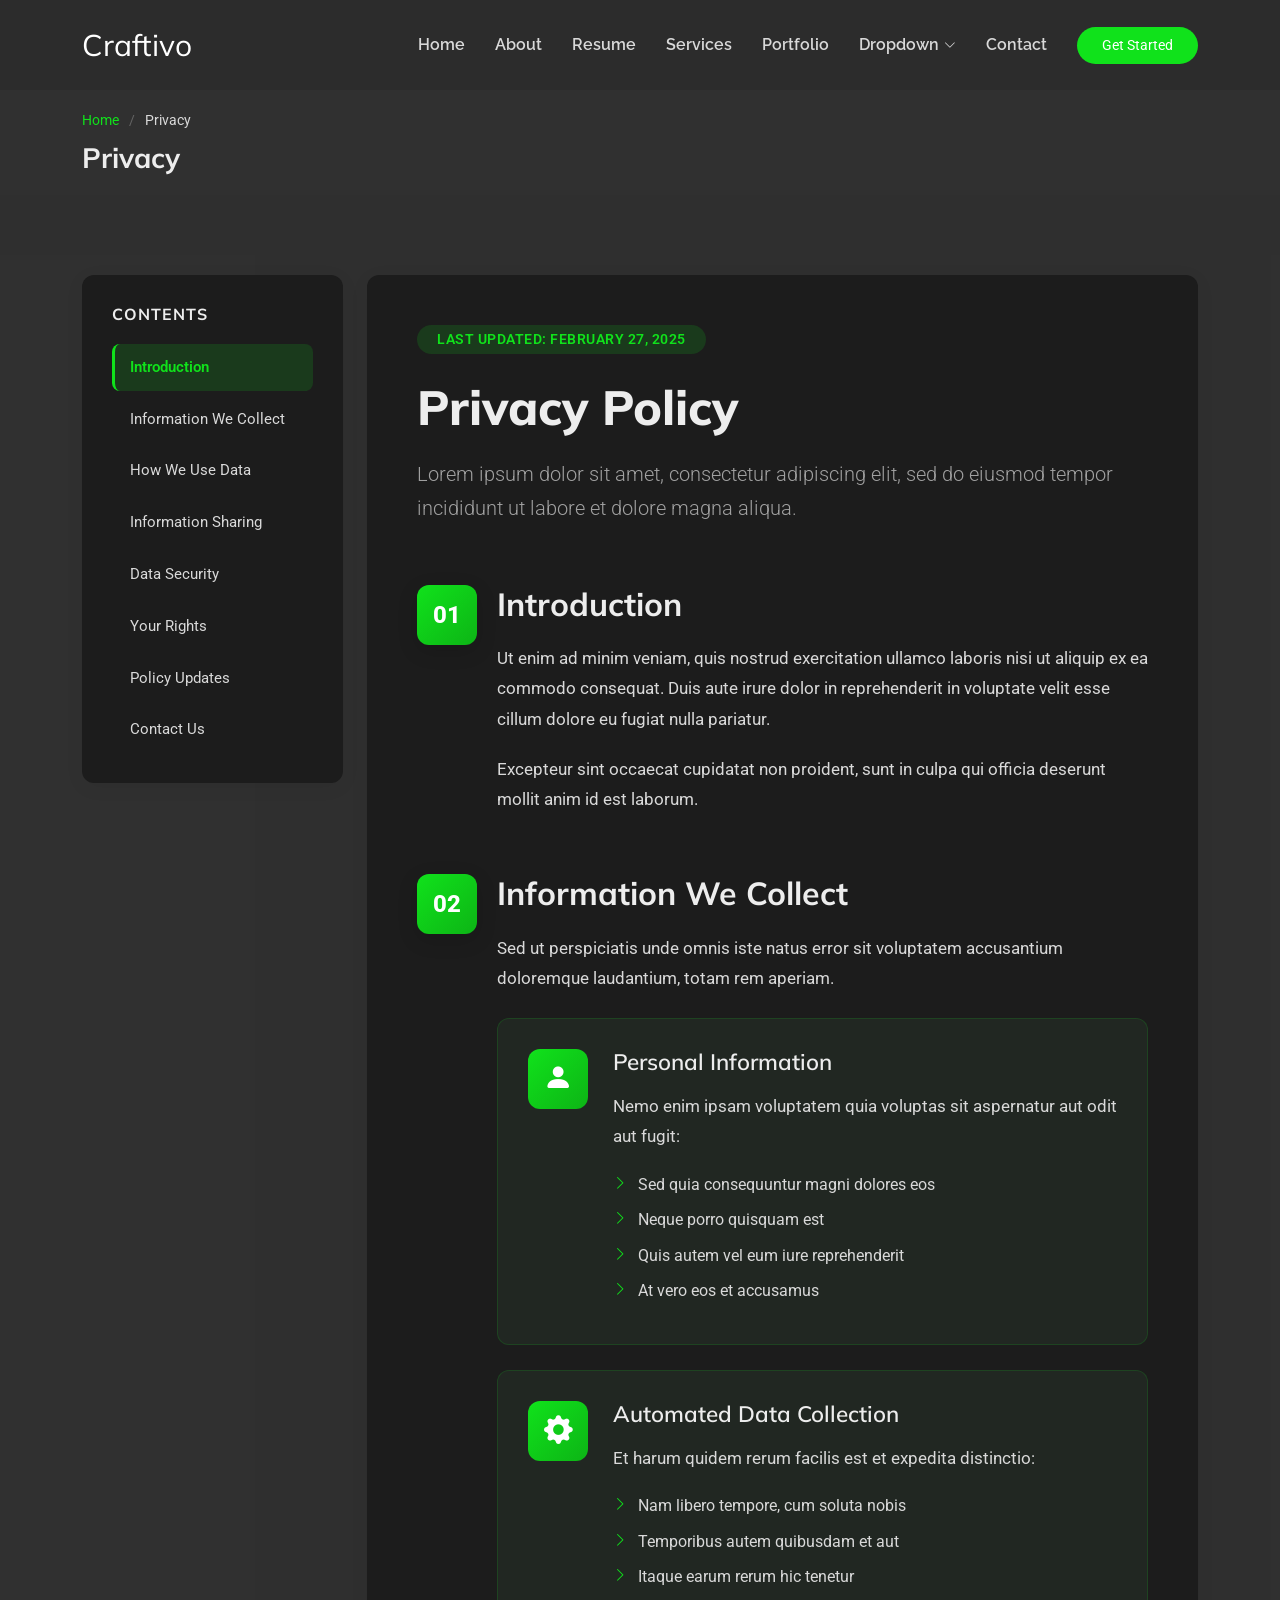
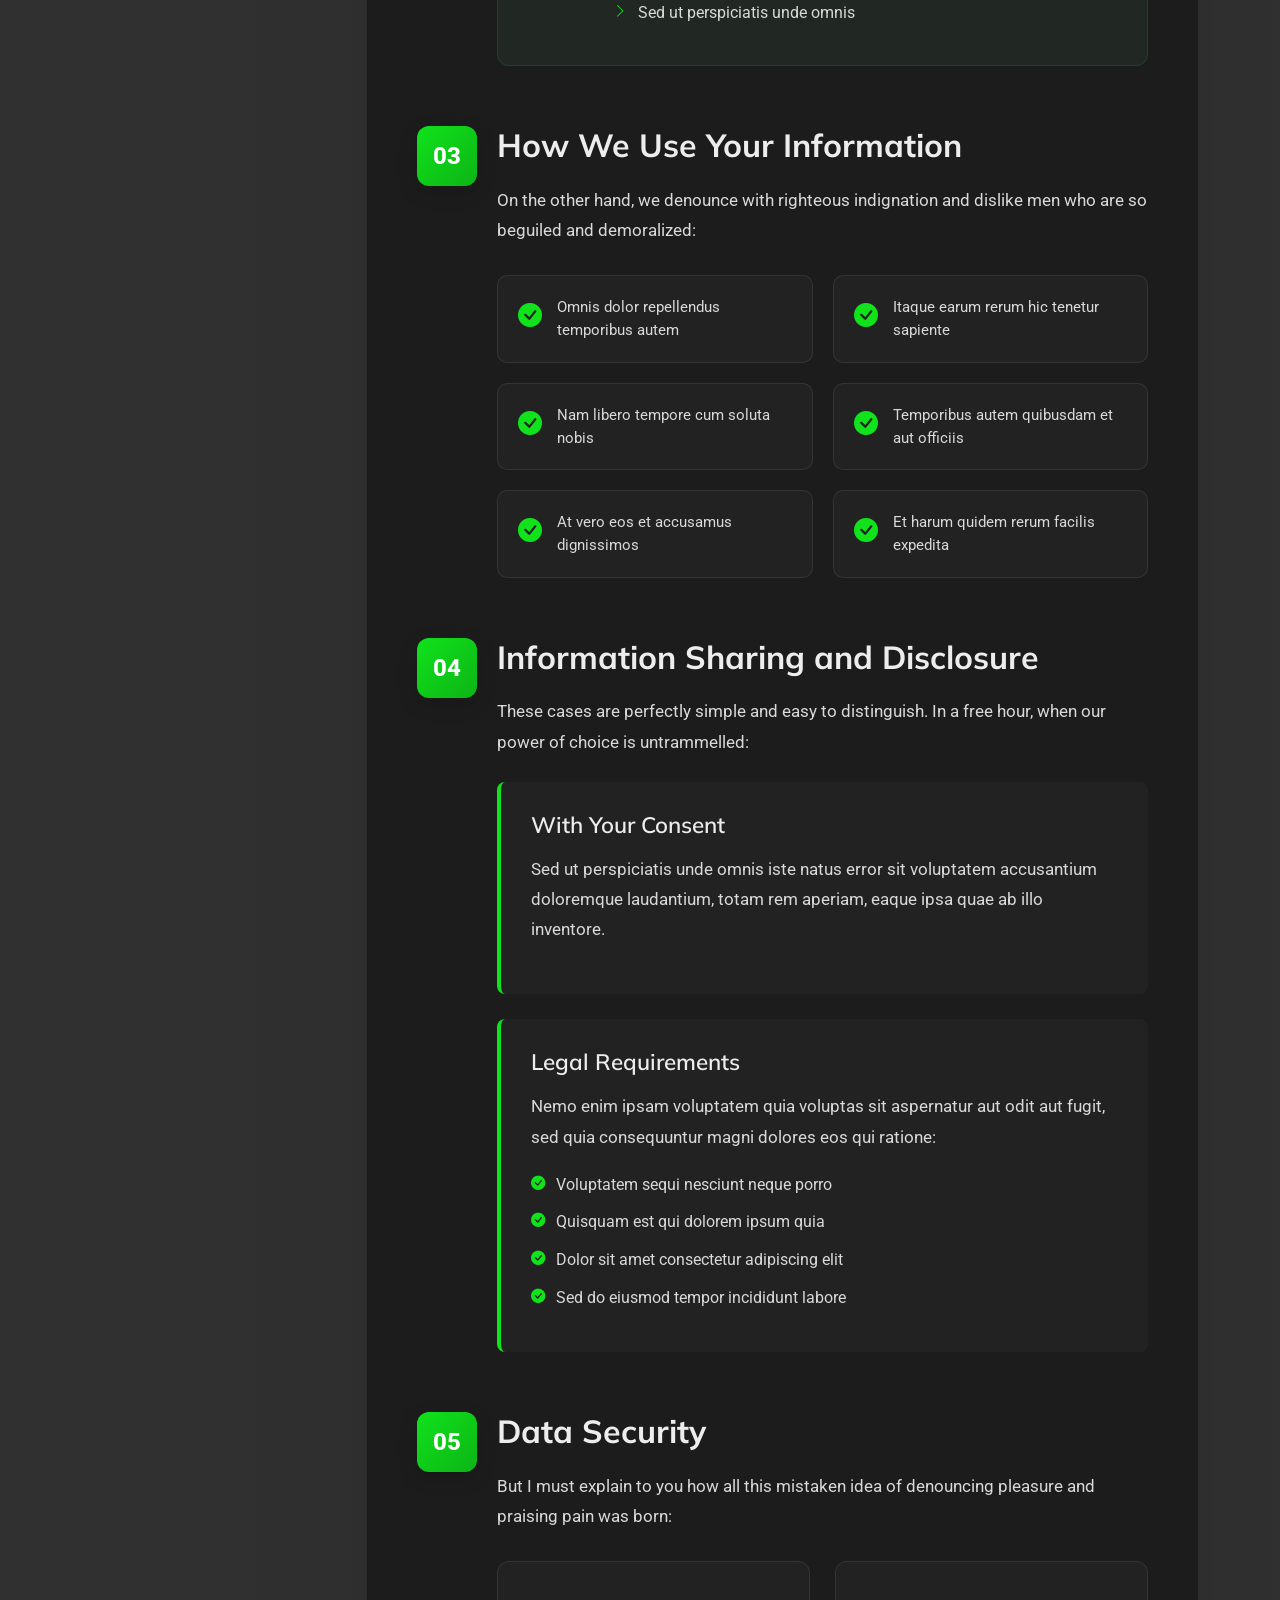
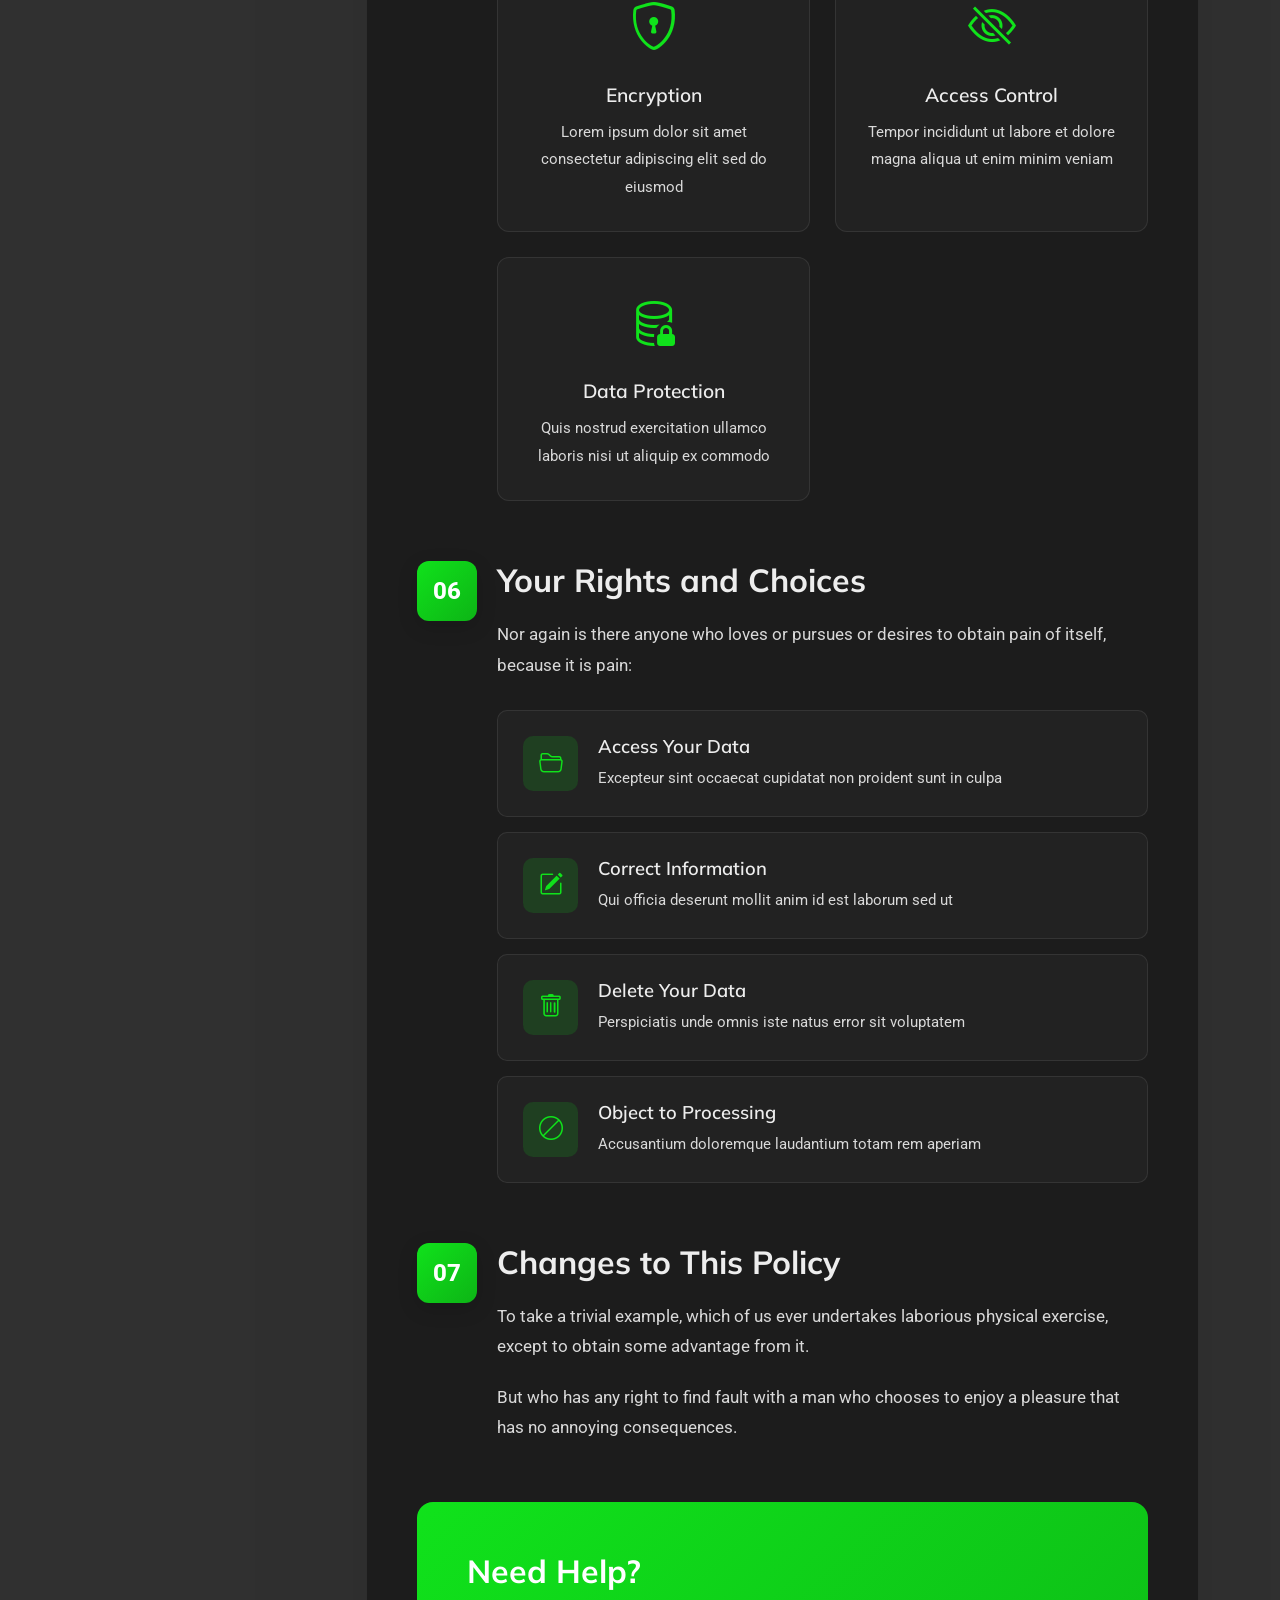
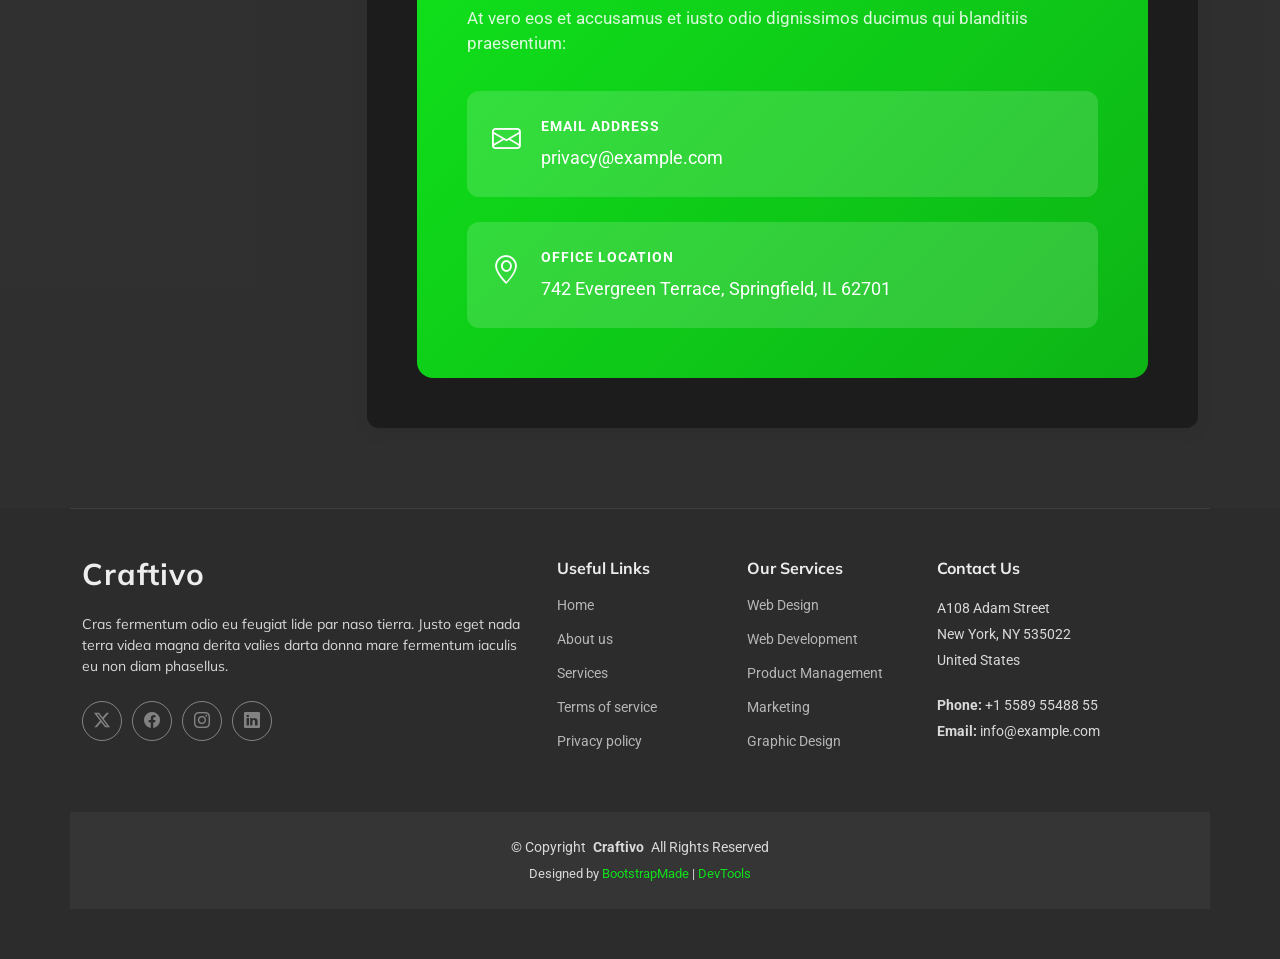
<file: privacy.html>
<!DOCTYPE html>
<html lang="en">

<head>
  <meta charset="utf-8">
  <meta content="width=device-width, initial-scale=1.0" name="viewport">
  <title>Privacy - Craftivo Bootstrap Template</title>
  <meta name="description" content="">
  <meta name="keywords" content="">

  <!-- Favicons -->
  <link href="assets/img/favicon.png" rel="icon">
  <link href="assets/img/apple-touch-icon.png" rel="apple-touch-icon">

  <!-- Fonts -->
  <link href="https://fonts.googleapis.com" rel="preconnect">
  <link href="https://fonts.gstatic.com" rel="preconnect" crossorigin>
  <link href="https://fonts.googleapis.com/css2?family=Roboto:ital,wght@0,100;0,300;0,400;0,500;0,700;0,900;1,100;1,300;1,400;1,500;1,700;1,900&family=Raleway:ital,wght@0,100;0,200;0,300;0,400;0,500;0,600;0,700;0,800;0,900;1,100;1,200;1,300;1,400;1,500;1,600;1,700;1,800;1,900&family=Mulish:ital,wght@0,200;0,300;0,400;0,500;0,600;0,700;0,800;0,900;1,200;1,300;1,400;1,500;1,600;1,700;1,800;1,900&display=swap" rel="stylesheet">

  <!-- Vendor CSS Files -->
  <link href="assets/vendor/bootstrap/css/bootstrap.min.css" rel="stylesheet">
  <link href="assets/vendor/bootstrap-icons/bootstrap-icons.css" rel="stylesheet">
  <link href="assets/vendor/aos/aos.css" rel="stylesheet">
  <link href="assets/vendor/glightbox/css/glightbox.min.css" rel="stylesheet">
  <link href="assets/vendor/swiper/swiper-bundle.min.css" rel="stylesheet">

  <!-- Main CSS File -->
  <link href="assets/css/main.css" rel="stylesheet">

  <!-- =======================================================
  * Template Name: Craftivo
  * Template URL: https://bootstrapmade.com/craftivo-bootstrap-portfolio-template/
  * Updated: Oct 04 2025 with Bootstrap v5.3.8
  * Author: BootstrapMade.com
  * License: https://bootstrapmade.com/license/
  ======================================================== -->
</head>

<body class="privacy-page">

  <header id="header" class="header d-flex align-items-center sticky-top">
    <div class="container-fluid container-xl position-relative d-flex align-items-center">

      <a href="index.html" class="logo d-flex align-items-center me-auto">
        <!-- Uncomment the line below if you also wish to use an image logo -->
        <!-- <img src="assets/img/logo.webp" alt=""> -->
        <h1 class="sitename">Craftivo</h1>
      </a>

      <nav id="navmenu" class="navmenu">
        <ul>
          <li><a href="#hero">Home</a></li>
          <li><a href="#about">About</a></li>
          <li><a href="#resume">Resume</a></li>
          <li><a href="#services">Services</a></li>
          <li><a href="#portfolio">Portfolio</a></li>
          <li class="dropdown"><a href="#"><span>Dropdown</span> <i class="bi bi-chevron-down toggle-dropdown"></i></a>
            <ul>
              <li><a href="#">Dropdown 1</a></li>
              <li class="dropdown"><a href="#"><span>Deep Dropdown</span> <i class="bi bi-chevron-down toggle-dropdown"></i></a>
                <ul>
                  <li><a href="#">Deep Dropdown 1</a></li>
                  <li><a href="#">Deep Dropdown 2</a></li>
                  <li><a href="#">Deep Dropdown 3</a></li>
                  <li><a href="#">Deep Dropdown 4</a></li>
                  <li><a href="#">Deep Dropdown 5</a></li>
                </ul>
              </li>
              <li><a href="#">Dropdown 2</a></li>
              <li><a href="#">Dropdown 3</a></li>
              <li><a href="#">Dropdown 4</a></li>
            </ul>
          </li>
          <li><a href="#contact">Contact</a></li>
        </ul>
        <i class="mobile-nav-toggle d-xl-none bi bi-list"></i>
      </nav>

      <a class="btn-getstarted" href="#about">Get Started</a>

    </div>
  </header>

  <main class="main">

    <!-- Page Title -->
    <div class="page-title light-background">
      <div class="container">
        <nav class="breadcrumbs">
          <ol>
            <li><a href="index.html">Home</a></li>
            <li class="current">Privacy</li>
          </ol>
        </nav>
        <h1>Privacy</h1>
      </div>
    </div><!-- End Page Title -->

    <!-- Privacy Section -->
    <section id="privacy" class="privacy section">

      <div class="container">

        <div class="row">
          <!-- Sidebar Navigation -->
          <div class="col-lg-3">
            <div class="policy-sidebar" data-aos="fade-right">
              <h3>Contents</h3>
              <nav class="policy-nav">
                <a href="#introduction" class="nav-link active">Introduction</a>
                <a href="#information-collect" class="nav-link">Information We Collect</a>
                <a href="#use-information" class="nav-link">How We Use Data</a>
                <a href="#sharing" class="nav-link">Information Sharing</a>
                <a href="#security" class="nav-link">Data Security</a>
                <a href="#rights" class="nav-link">Your Rights</a>
                <a href="#changes" class="nav-link">Policy Updates</a>
                <a href="#contact" class="nav-link">Contact Us</a>
              </nav>
            </div>
          </div>

          <!-- Main Content -->
          <div class="col-lg-9">
            <div class="policy-main">
              <!-- Header -->
              <div class="policy-hero" data-aos="fade-up">
                <div class="badge">Last Updated: February 27, 2025</div>
                <h1>Privacy Policy</h1>
                <p class="lead">Lorem ipsum dolor sit amet, consectetur adipiscing elit, sed do eiusmod tempor incididunt ut labore et dolore magna aliqua.</p>
              </div>

              <!-- Introduction -->
              <div class="policy-section" id="introduction" data-aos="fade-up" data-aos-delay="100">
                <div class="section-number">01</div>
                <h2>Introduction</h2>
                <p>Ut enim ad minim veniam, quis nostrud exercitation ullamco laboris nisi ut aliquip ex ea commodo consequat. Duis aute irure dolor in reprehenderit in voluptate velit esse cillum dolore eu fugiat nulla pariatur.</p>
                <p>Excepteur sint occaecat cupidatat non proident, sunt in culpa qui officia deserunt mollit anim id est laborum.</p>
              </div>

              <!-- Information Collection -->
              <div class="policy-section" id="information-collect" data-aos="fade-up" data-aos-delay="150">
                <div class="section-number">02</div>
                <h2>Information We Collect</h2>
                <p>Sed ut perspiciatis unde omnis iste natus error sit voluptatem accusantium doloremque laudantium, totam rem aperiam.</p>

                <div class="info-card">
                  <div class="card-icon">
                    <i class="bi bi-person-fill"></i>
                  </div>
                  <div class="card-content">
                    <h3>Personal Information</h3>
                    <p>Nemo enim ipsam voluptatem quia voluptas sit aspernatur aut odit aut fugit:</p>
                    <ul>
                      <li>Sed quia consequuntur magni dolores eos</li>
                      <li>Neque porro quisquam est</li>
                      <li>Quis autem vel eum iure reprehenderit</li>
                      <li>At vero eos et accusamus</li>
                    </ul>
                  </div>
                </div>

                <div class="info-card">
                  <div class="card-icon">
                    <i class="bi bi-gear-fill"></i>
                  </div>
                  <div class="card-content">
                    <h3>Automated Data Collection</h3>
                    <p>Et harum quidem rerum facilis est et expedita distinctio:</p>
                    <ul>
                      <li>Nam libero tempore, cum soluta nobis</li>
                      <li>Temporibus autem quibusdam et aut</li>
                      <li>Itaque earum rerum hic tenetur</li>
                      <li>Sed ut perspiciatis unde omnis</li>
                    </ul>
                  </div>
                </div>
              </div>

              <!-- Use of Information -->
              <div class="policy-section" id="use-information" data-aos="fade-up" data-aos-delay="200">
                <div class="section-number">03</div>
                <h2>How We Use Your Information</h2>
                <p>On the other hand, we denounce with righteous indignation and dislike men who are so beguiled and demoralized:</p>
                <div class="usage-grid">
                  <div class="usage-item">
                    <i class="bi bi-check-circle-fill"></i>
                    <span>Omnis dolor repellendus temporibus autem</span>
                  </div>
                  <div class="usage-item">
                    <i class="bi bi-check-circle-fill"></i>
                    <span>Itaque earum rerum hic tenetur sapiente</span>
                  </div>
                  <div class="usage-item">
                    <i class="bi bi-check-circle-fill"></i>
                    <span>Nam libero tempore cum soluta nobis</span>
                  </div>
                  <div class="usage-item">
                    <i class="bi bi-check-circle-fill"></i>
                    <span>Temporibus autem quibusdam et aut officiis</span>
                  </div>
                  <div class="usage-item">
                    <i class="bi bi-check-circle-fill"></i>
                    <span>At vero eos et accusamus dignissimos</span>
                  </div>
                  <div class="usage-item">
                    <i class="bi bi-check-circle-fill"></i>
                    <span>Et harum quidem rerum facilis expedita</span>
                  </div>
                </div>
              </div>

              <!-- Information Sharing -->
              <div class="policy-section" id="sharing" data-aos="fade-up" data-aos-delay="250">
                <div class="section-number">04</div>
                <h2>Information Sharing and Disclosure</h2>
                <p>These cases are perfectly simple and easy to distinguish. In a free hour, when our power of choice is untrammelled:</p>

                <div class="sharing-box">
                  <h3>With Your Consent</h3>
                  <p>Sed ut perspiciatis unde omnis iste natus error sit voluptatem accusantium doloremque laudantium, totam rem aperiam, eaque ipsa quae ab illo inventore.</p>
                </div>

                <div class="sharing-box">
                  <h3>Legal Requirements</h3>
                  <p>Nemo enim ipsam voluptatem quia voluptas sit aspernatur aut odit aut fugit, sed quia consequuntur magni dolores eos qui ratione:</p>
                  <ul>
                    <li>Voluptatem sequi nesciunt neque porro</li>
                    <li>Quisquam est qui dolorem ipsum quia</li>
                    <li>Dolor sit amet consectetur adipiscing elit</li>
                    <li>Sed do eiusmod tempor incididunt labore</li>
                  </ul>
                </div>
              </div>

              <!-- Data Security -->
              <div class="policy-section" id="security" data-aos="fade-up" data-aos-delay="300">
                <div class="section-number">05</div>
                <h2>Data Security</h2>
                <p>But I must explain to you how all this mistaken idea of denouncing pleasure and praising pain was born:</p>
                <div class="security-features">
                  <div class="feature">
                    <i class="bi bi-shield-lock"></i>
                    <h4>Encryption</h4>
                    <p>Lorem ipsum dolor sit amet consectetur adipiscing elit sed do eiusmod</p>
                  </div>
                  <div class="feature">
                    <i class="bi bi-eye-slash"></i>
                    <h4>Access Control</h4>
                    <p>Tempor incididunt ut labore et dolore magna aliqua ut enim minim veniam</p>
                  </div>
                  <div class="feature">
                    <i class="bi bi-database-lock"></i>
                    <h4>Data Protection</h4>
                    <p>Quis nostrud exercitation ullamco laboris nisi ut aliquip ex commodo</p>
                  </div>
                </div>
              </div>

              <!-- Your Rights -->
              <div class="policy-section" id="rights" data-aos="fade-up" data-aos-delay="100">
                <div class="section-number">06</div>
                <h2>Your Rights and Choices</h2>
                <p>Nor again is there anyone who loves or pursues or desires to obtain pain of itself, because it is pain:</p>
                <div class="rights-list">
                  <div class="right-item">
                    <div class="right-icon"><i class="bi bi-folder2-open"></i></div>
                    <div class="right-content">
                      <h4>Access Your Data</h4>
                      <p>Excepteur sint occaecat cupidatat non proident sunt in culpa</p>
                    </div>
                  </div>
                  <div class="right-item">
                    <div class="right-icon"><i class="bi bi-pencil-square"></i></div>
                    <div class="right-content">
                      <h4>Correct Information</h4>
                      <p>Qui officia deserunt mollit anim id est laborum sed ut</p>
                    </div>
                  </div>
                  <div class="right-item">
                    <div class="right-icon"><i class="bi bi-trash"></i></div>
                    <div class="right-content">
                      <h4>Delete Your Data</h4>
                      <p>Perspiciatis unde omnis iste natus error sit voluptatem</p>
                    </div>
                  </div>
                  <div class="right-item">
                    <div class="right-icon"><i class="bi bi-ban"></i></div>
                    <div class="right-content">
                      <h4>Object to Processing</h4>
                      <p>Accusantium doloremque laudantium totam rem aperiam</p>
                    </div>
                  </div>
                </div>
              </div>

              <!-- Policy Updates -->
              <div class="policy-section" id="changes" data-aos="fade-up" data-aos-delay="150">
                <div class="section-number">07</div>
                <h2>Changes to This Policy</h2>
                <p>To take a trivial example, which of us ever undertakes laborious physical exercise, except to obtain some advantage from it.</p>
                <p>But who has any right to find fault with a man who chooses to enjoy a pleasure that has no annoying consequences.</p>
              </div>

              <!-- Contact Section -->
              <div class="policy-contact" id="contact" data-aos="fade-up" data-aos-delay="200">
                <div class="contact-card">
                  <h2>Need Help?</h2>
                  <p>At vero eos et accusamus et iusto odio dignissimos ducimus qui blanditiis praesentium:</p>
                  <div class="contact-info">
                    <div class="info-item">
                      <i class="bi bi-envelope"></i>
                      <div>
                        <strong>Email Address</strong>
                        <span>privacy@example.com</span>
                      </div>
                    </div>
                    <div class="info-item">
                      <i class="bi bi-geo-alt"></i>
                      <div>
                        <strong>Office Location</strong>
                        <span>742 Evergreen Terrace, Springfield, IL 62701</span>
                      </div>
                    </div>
                  </div>
                </div>
              </div>

            </div>
          </div>

        </div>

      </div>

    </section><!-- /Privacy Section -->

  </main>

  <footer id="footer" class="footer">

    <div class="container footer-top">
      <div class="row gy-4">
        <div class="col-lg-5 col-md-12 footer-about">
          <a href="index.html" class="logo d-flex align-items-center">
            <span class="sitename">Craftivo</span>
          </a>
          <p>Cras fermentum odio eu feugiat lide par naso tierra. Justo eget nada terra videa magna derita valies darta donna mare fermentum iaculis eu non diam phasellus.</p>
          <div class="social-links d-flex mt-4">
            <a href=""><i class="bi bi-twitter-x"></i></a>
            <a href=""><i class="bi bi-facebook"></i></a>
            <a href=""><i class="bi bi-instagram"></i></a>
            <a href=""><i class="bi bi-linkedin"></i></a>
          </div>
        </div>

        <div class="col-lg-2 col-6 footer-links">
          <h4>Useful Links</h4>
          <ul>
            <li><a href="#">Home</a></li>
            <li><a href="#">About us</a></li>
            <li><a href="#">Services</a></li>
            <li><a href="#">Terms of service</a></li>
            <li><a href="#">Privacy policy</a></li>
          </ul>
        </div>

        <div class="col-lg-2 col-6 footer-links">
          <h4>Our Services</h4>
          <ul>
            <li><a href="#">Web Design</a></li>
            <li><a href="#">Web Development</a></li>
            <li><a href="#">Product Management</a></li>
            <li><a href="#">Marketing</a></li>
            <li><a href="#">Graphic Design</a></li>
          </ul>
        </div>

        <div class="col-lg-3 col-md-12 footer-contact text-center text-md-start">
          <h4>Contact Us</h4>
          <p>A108 Adam Street</p>
          <p>New York, NY 535022</p>
          <p>United States</p>
          <p class="mt-4"><strong>Phone:</strong> <span>+1 5589 55488 55</span></p>
          <p><strong>Email:</strong> <span>info@example.com</span></p>
        </div>

      </div>
    </div>

    <div class="container copyright text-center mt-4">
      <p>© <span>Copyright</span> <strong class="px-1 sitename">Craftivo</strong> <span>All Rights Reserved</span></p>
      <div class="credits">
        <!-- All the links in the footer should remain intact. -->
        <!-- You can delete the links only if you've purchased the pro version. -->
        <!-- Licensing information: https://bootstrapmade.com/license/ -->
        <!-- Purchase the pro version with working PHP/AJAX contact form: [buy-url] -->
        Designed by <a href="https://bootstrapmade.com/">BootstrapMade</a> | <a href="https://bootstrapmade.com/tools/">DevTools</a>
      </div>
    </div>

  </footer>

  <!-- Scroll Top -->
  <a href="#" id="scroll-top" class="scroll-top d-flex align-items-center justify-content-center"><i class="bi bi-arrow-up-short"></i></a>

  <!-- Preloader -->
  <div id="preloader"></div>

  <!-- Vendor JS Files -->
  <script src="assets/vendor/bootstrap/js/bootstrap.bundle.min.js"></script>
  <script src="assets/vendor/php-email-form/validate.js"></script>
  <script src="assets/vendor/aos/aos.js"></script>
  <script src="assets/vendor/typed.js/typed.umd.js"></script>
  <script src="assets/vendor/waypoints/noframework.waypoints.js"></script>
  <script src="assets/vendor/glightbox/js/glightbox.min.js"></script>
  <script src="assets/vendor/imagesloaded/imagesloaded.pkgd.min.js"></script>
  <script src="assets/vendor/isotope-layout/isotope.pkgd.min.js"></script>
  <script src="assets/vendor/swiper/swiper-bundle.min.js"></script>

  <!-- Main JS File -->
  <script src="assets/js/main.js"></script>

</body>

</html>
</file>
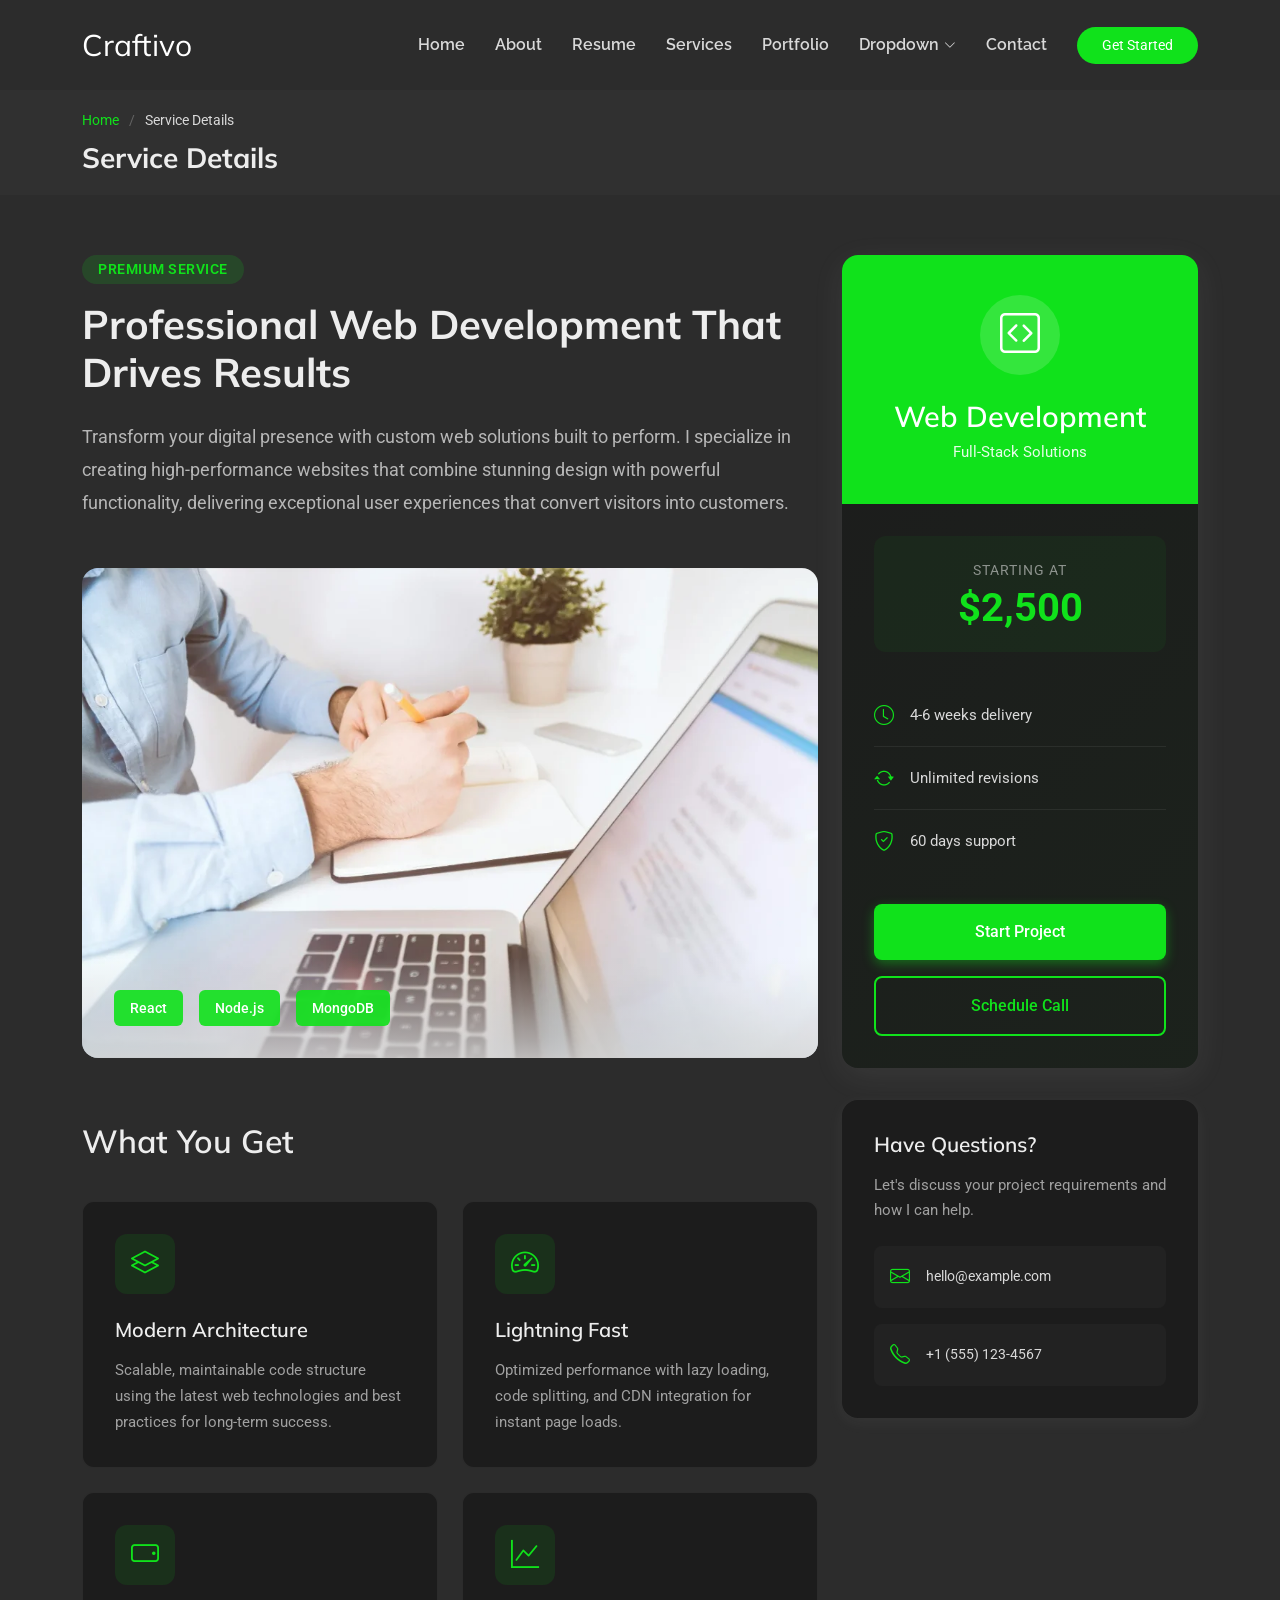
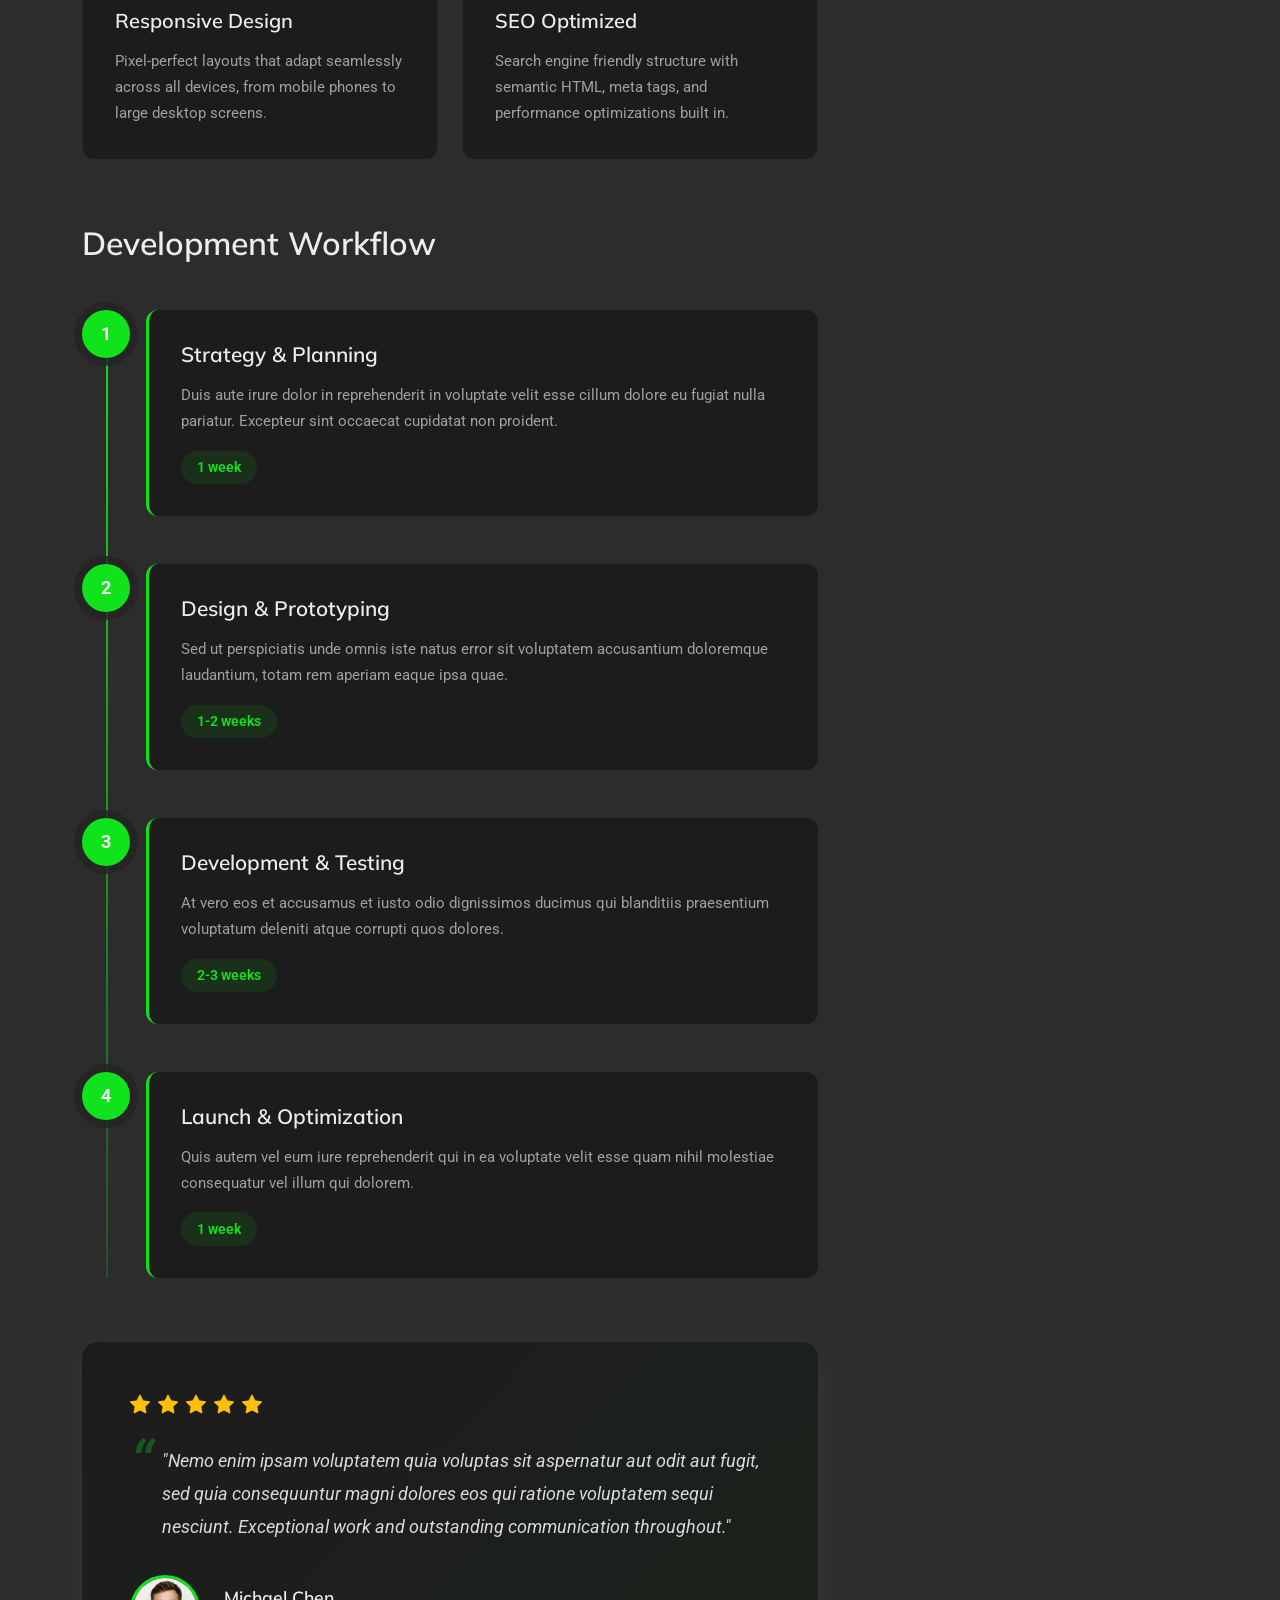
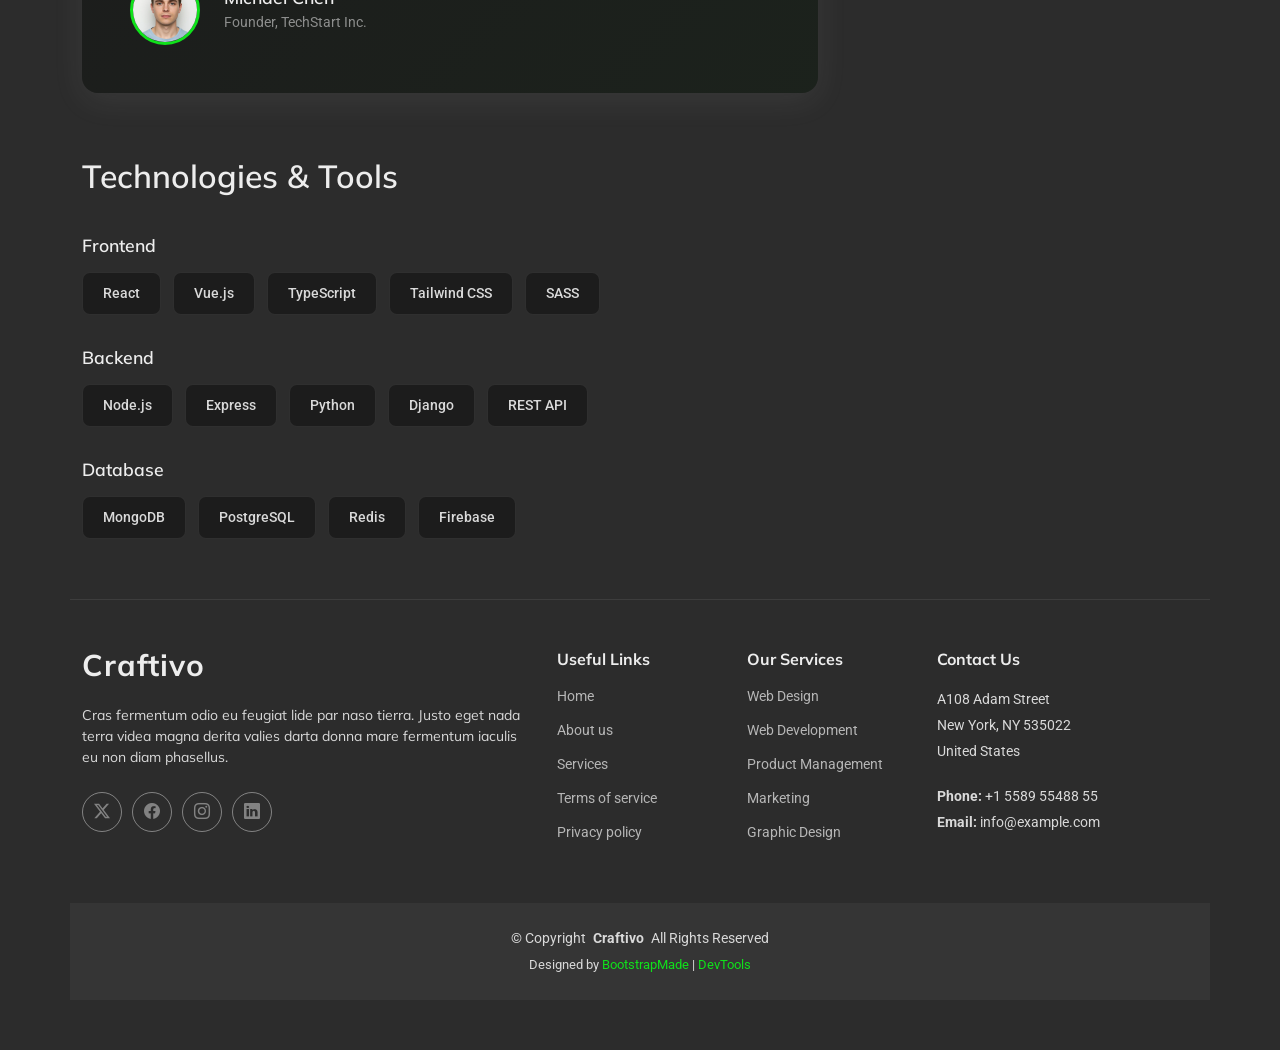
<file: service-details.html>
<!DOCTYPE html>
<html lang="en">

<head>
  <meta charset="utf-8">
  <meta content="width=device-width, initial-scale=1.0" name="viewport">
  <title>Service Details - Craftivo Bootstrap Template</title>
  <meta name="description" content="">
  <meta name="keywords" content="">

  <!-- Favicons -->
  <link href="assets/img/favicon.png" rel="icon">
  <link href="assets/img/apple-touch-icon.png" rel="apple-touch-icon">

  <!-- Fonts -->
  <link href="https://fonts.googleapis.com" rel="preconnect">
  <link href="https://fonts.gstatic.com" rel="preconnect" crossorigin>
  <link href="https://fonts.googleapis.com/css2?family=Roboto:ital,wght@0,100;0,300;0,400;0,500;0,700;0,900;1,100;1,300;1,400;1,500;1,700;1,900&family=Raleway:ital,wght@0,100;0,200;0,300;0,400;0,500;0,600;0,700;0,800;0,900;1,100;1,200;1,300;1,400;1,500;1,600;1,700;1,800;1,900&family=Mulish:ital,wght@0,200;0,300;0,400;0,500;0,600;0,700;0,800;0,900;1,200;1,300;1,400;1,500;1,600;1,700;1,800;1,900&display=swap" rel="stylesheet">

  <!-- Vendor CSS Files -->
  <link href="assets/vendor/bootstrap/css/bootstrap.min.css" rel="stylesheet">
  <link href="assets/vendor/bootstrap-icons/bootstrap-icons.css" rel="stylesheet">
  <link href="assets/vendor/aos/aos.css" rel="stylesheet">
  <link href="assets/vendor/glightbox/css/glightbox.min.css" rel="stylesheet">
  <link href="assets/vendor/swiper/swiper-bundle.min.css" rel="stylesheet">

  <!-- Main CSS File -->
  <link href="assets/css/main.css" rel="stylesheet">

  <!-- =======================================================
  * Template Name: Craftivo
  * Template URL: https://bootstrapmade.com/craftivo-bootstrap-portfolio-template/
  * Updated: Oct 04 2025 with Bootstrap v5.3.8
  * Author: BootstrapMade.com
  * License: https://bootstrapmade.com/license/
  ======================================================== -->
</head>

<body class="service-details-page">

  <header id="header" class="header d-flex align-items-center sticky-top">
    <div class="container-fluid container-xl position-relative d-flex align-items-center">

      <a href="index.html" class="logo d-flex align-items-center me-auto">
        <!-- Uncomment the line below if you also wish to use an image logo -->
        <!-- <img src="assets/img/logo.webp" alt=""> -->
        <h1 class="sitename">Craftivo</h1>
      </a>

      <nav id="navmenu" class="navmenu">
        <ul>
          <li><a href="#hero">Home</a></li>
          <li><a href="#about">About</a></li>
          <li><a href="#resume">Resume</a></li>
          <li><a href="#services">Services</a></li>
          <li><a href="#portfolio">Portfolio</a></li>
          <li class="dropdown"><a href="#"><span>Dropdown</span> <i class="bi bi-chevron-down toggle-dropdown"></i></a>
            <ul>
              <li><a href="#">Dropdown 1</a></li>
              <li class="dropdown"><a href="#"><span>Deep Dropdown</span> <i class="bi bi-chevron-down toggle-dropdown"></i></a>
                <ul>
                  <li><a href="#">Deep Dropdown 1</a></li>
                  <li><a href="#">Deep Dropdown 2</a></li>
                  <li><a href="#">Deep Dropdown 3</a></li>
                  <li><a href="#">Deep Dropdown 4</a></li>
                  <li><a href="#">Deep Dropdown 5</a></li>
                </ul>
              </li>
              <li><a href="#">Dropdown 2</a></li>
              <li><a href="#">Dropdown 3</a></li>
              <li><a href="#">Dropdown 4</a></li>
            </ul>
          </li>
          <li><a href="#contact">Contact</a></li>
        </ul>
        <i class="mobile-nav-toggle d-xl-none bi bi-list"></i>
      </nav>

      <a class="btn-getstarted" href="#about">Get Started</a>

    </div>
  </header>

  <main class="main">

    <!-- Page Title -->
    <div class="page-title light-background">
      <div class="container">
        <nav class="breadcrumbs">
          <ol>
            <li><a href="index.html">Home</a></li>
            <li class="current">Service Details</li>
          </ol>
        </nav>
        <h1>Service Details</h1>
      </div>
    </div><!-- End Page Title -->

    <!-- Service Details Section -->
    <section id="service-details" class="service-details section">

      <div class="container" data-aos="fade-up" data-aos-delay="100">

        <div class="row">

          <div class="col-lg-4 order-lg-2">

            <div class="sticky-sidebar">

              <div class="service-card" data-aos="fade-left" data-aos-delay="200">
                <div class="card-header">
                  <div class="service-icon">
                    <i class="bi bi-code-square"></i>
                  </div>
                  <h3>Web Development</h3>
                  <p class="service-tagline">Full-Stack Solutions</p>
                </div>
                <div class="card-body">
                  <div class="price-tag">
                    <span class="label">Starting at</span>
                    <span class="price">$2,500</span>
                  </div>
                  <ul class="quick-info">
                    <li>
                      <i class="bi bi-clock"></i>
                      <span>4-6 weeks delivery</span>
                    </li>
                    <li>
                      <i class="bi bi-arrow-repeat"></i>
                      <span>Unlimited revisions</span>
                    </li>
                    <li>
                      <i class="bi bi-shield-check"></i>
                      <span>60 days support</span>
                    </li>
                  </ul>
                  <div class="cta-buttons">
                    <a href="#" class="btn-primary">Start Project</a>
                    <a href="#" class="btn-secondary">Schedule Call</a>
                  </div>
                </div>
              </div>

              <div class="contact-card" data-aos="fade-left" data-aos-delay="300">
                <h4>Have Questions?</h4>
                <p>Let's discuss your project requirements and how I can help.</p>
                <div class="contact-methods">
                  <a href="mailto:hello@example.com" class="contact-item">
                    <i class="bi bi-envelope"></i>
                    <span>hello@example.com</span>
                  </a>
                  <a href="tel:+15551234567" class="contact-item">
                    <i class="bi bi-telephone"></i>
                    <span>+1 (555) 123-4567</span>
                  </a>
                </div>
              </div>

            </div>

          </div>

          <div class="col-lg-8 order-lg-1">

            <div class="service-overview" data-aos="fade-up" data-aos-delay="200">
              <div class="overview-header">
                <span class="badge">Premium Service</span>
                <h2>Professional Web Development That Drives Results</h2>
              </div>
              <p class="lead-text">Transform your digital presence with custom web solutions built to perform. I specialize in creating high-performance websites that combine stunning design with powerful functionality, delivering exceptional user experiences that convert visitors into customers.</p>
            </div>

            <div class="service-image-showcase" data-aos="zoom-in" data-aos-delay="300">
              <img src="assets/img/services/services-1.webp" alt="Web Development" class="img-fluid main-image">
              <div class="image-overlay">
                <div class="tech-stack">
                  <span class="tech-item">React</span>
                  <span class="tech-item">Node.js</span>
                  <span class="tech-item">MongoDB</span>
                </div>
              </div>
            </div>

            <div class="features-grid" data-aos="fade-up" data-aos-delay="400">
              <h3 class="section-heading">What You Get</h3>
              <div class="row g-4">
                <div class="col-md-6">
                  <div class="feature-box">
                    <div class="icon-wrapper">
                      <i class="bi bi-layers"></i>
                    </div>
                    <h4>Modern Architecture</h4>
                    <p>Scalable, maintainable code structure using the latest web technologies and best practices for long-term success.</p>
                  </div>
                </div>
                <div class="col-md-6">
                  <div class="feature-box">
                    <div class="icon-wrapper">
                      <i class="bi bi-speedometer2"></i>
                    </div>
                    <h4>Lightning Fast</h4>
                    <p>Optimized performance with lazy loading, code splitting, and CDN integration for instant page loads.</p>
                  </div>
                </div>
                <div class="col-md-6">
                  <div class="feature-box">
                    <div class="icon-wrapper">
                      <i class="bi bi-phone-landscape"></i>
                    </div>
                    <h4>Responsive Design</h4>
                    <p>Pixel-perfect layouts that adapt seamlessly across all devices, from mobile phones to large desktop screens.</p>
                  </div>
                </div>
                <div class="col-md-6">
                  <div class="feature-box">
                    <div class="icon-wrapper">
                      <i class="bi bi-graph-up"></i>
                    </div>
                    <h4>SEO Optimized</h4>
                    <p>Search engine friendly structure with semantic HTML, meta tags, and performance optimizations built in.</p>
                  </div>
                </div>
              </div>
            </div>

            <div class="workflow-section" data-aos="fade-up" data-aos-delay="500">
              <h3 class="section-heading">Development Workflow</h3>
              <div class="timeline">
                <div class="timeline-item">
                  <div class="timeline-marker">1</div>
                  <div class="timeline-content">
                    <h4>Strategy &amp; Planning</h4>
                    <p>Duis aute irure dolor in reprehenderit in voluptate velit esse cillum dolore eu fugiat nulla pariatur. Excepteur sint occaecat cupidatat non proident.</p>
                    <span class="duration">1 week</span>
                  </div>
                </div>
                <div class="timeline-item">
                  <div class="timeline-marker">2</div>
                  <div class="timeline-content">
                    <h4>Design &amp; Prototyping</h4>
                    <p>Sed ut perspiciatis unde omnis iste natus error sit voluptatem accusantium doloremque laudantium, totam rem aperiam eaque ipsa quae.</p>
                    <span class="duration">1-2 weeks</span>
                  </div>
                </div>
                <div class="timeline-item">
                  <div class="timeline-marker">3</div>
                  <div class="timeline-content">
                    <h4>Development &amp; Testing</h4>
                    <p>At vero eos et accusamus et iusto odio dignissimos ducimus qui blanditiis praesentium voluptatum deleniti atque corrupti quos dolores.</p>
                    <span class="duration">2-3 weeks</span>
                  </div>
                </div>
                <div class="timeline-item">
                  <div class="timeline-marker">4</div>
                  <div class="timeline-content">
                    <h4>Launch &amp; Optimization</h4>
                    <p>Quis autem vel eum iure reprehenderit qui in ea voluptate velit esse quam nihil molestiae consequatur vel illum qui dolorem.</p>
                    <span class="duration">1 week</span>
                  </div>
                </div>
              </div>
            </div>

            <div class="testimonial-section" data-aos="fade-up" data-aos-delay="600">
              <div class="testimonial-card">
                <div class="stars">
                  <i class="bi bi-star-fill"></i>
                  <i class="bi bi-star-fill"></i>
                  <i class="bi bi-star-fill"></i>
                  <i class="bi bi-star-fill"></i>
                  <i class="bi bi-star-fill"></i>
                </div>
                <blockquote>
                  "Nemo enim ipsam voluptatem quia voluptas sit aspernatur aut odit aut fugit, sed quia consequuntur magni dolores eos qui ratione voluptatem sequi nesciunt. Exceptional work and outstanding communication throughout."
                </blockquote>
                <div class="client-info">
                  <img src="assets/img/person/person-m-5.webp" alt="Michael Chen" class="client-avatar">
                  <div class="client-details">
                    <h5>Michael Chen</h5>
                    <p>Founder, TechStart Inc.</p>
                  </div>
                </div>
              </div>
            </div>

            <div class="tech-details" data-aos="fade-up" data-aos-delay="700">
              <h3 class="section-heading">Technologies &amp; Tools</h3>
              <div class="tech-categories">
                <div class="tech-category">
                  <h5>Frontend</h5>
                  <div class="tech-tags">
                    <span>React</span>
                    <span>Vue.js</span>
                    <span>TypeScript</span>
                    <span>Tailwind CSS</span>
                    <span>SASS</span>
                  </div>
                </div>
                <div class="tech-category">
                  <h5>Backend</h5>
                  <div class="tech-tags">
                    <span>Node.js</span>
                    <span>Express</span>
                    <span>Python</span>
                    <span>Django</span>
                    <span>REST API</span>
                  </div>
                </div>
                <div class="tech-category">
                  <h5>Database</h5>
                  <div class="tech-tags">
                    <span>MongoDB</span>
                    <span>PostgreSQL</span>
                    <span>Redis</span>
                    <span>Firebase</span>
                  </div>
                </div>
              </div>
            </div>

          </div>

        </div>

      </div>

    </section><!-- /Service Details Section -->

  </main>

  <footer id="footer" class="footer">

    <div class="container footer-top">
      <div class="row gy-4">
        <div class="col-lg-5 col-md-12 footer-about">
          <a href="index.html" class="logo d-flex align-items-center">
            <span class="sitename">Craftivo</span>
          </a>
          <p>Cras fermentum odio eu feugiat lide par naso tierra. Justo eget nada terra videa magna derita valies darta donna mare fermentum iaculis eu non diam phasellus.</p>
          <div class="social-links d-flex mt-4">
            <a href=""><i class="bi bi-twitter-x"></i></a>
            <a href=""><i class="bi bi-facebook"></i></a>
            <a href=""><i class="bi bi-instagram"></i></a>
            <a href=""><i class="bi bi-linkedin"></i></a>
          </div>
        </div>

        <div class="col-lg-2 col-6 footer-links">
          <h4>Useful Links</h4>
          <ul>
            <li><a href="#">Home</a></li>
            <li><a href="#">About us</a></li>
            <li><a href="#">Services</a></li>
            <li><a href="#">Terms of service</a></li>
            <li><a href="#">Privacy policy</a></li>
          </ul>
        </div>

        <div class="col-lg-2 col-6 footer-links">
          <h4>Our Services</h4>
          <ul>
            <li><a href="#">Web Design</a></li>
            <li><a href="#">Web Development</a></li>
            <li><a href="#">Product Management</a></li>
            <li><a href="#">Marketing</a></li>
            <li><a href="#">Graphic Design</a></li>
          </ul>
        </div>

        <div class="col-lg-3 col-md-12 footer-contact text-center text-md-start">
          <h4>Contact Us</h4>
          <p>A108 Adam Street</p>
          <p>New York, NY 535022</p>
          <p>United States</p>
          <p class="mt-4"><strong>Phone:</strong> <span>+1 5589 55488 55</span></p>
          <p><strong>Email:</strong> <span>info@example.com</span></p>
        </div>

      </div>
    </div>

    <div class="container copyright text-center mt-4">
      <p>© <span>Copyright</span> <strong class="px-1 sitename">Craftivo</strong> <span>All Rights Reserved</span></p>
      <div class="credits">
        <!-- All the links in the footer should remain intact. -->
        <!-- You can delete the links only if you've purchased the pro version. -->
        <!-- Licensing information: https://bootstrapmade.com/license/ -->
        <!-- Purchase the pro version with working PHP/AJAX contact form: [buy-url] -->
        Designed by <a href="https://bootstrapmade.com/">BootstrapMade</a> | <a href="https://bootstrapmade.com/tools/">DevTools</a>
      </div>
    </div>

  </footer>

  <!-- Scroll Top -->
  <a href="#" id="scroll-top" class="scroll-top d-flex align-items-center justify-content-center"><i class="bi bi-arrow-up-short"></i></a>

  <!-- Preloader -->
  <div id="preloader"></div>

  <!-- Vendor JS Files -->
  <script src="assets/vendor/bootstrap/js/bootstrap.bundle.min.js"></script>
  <script src="assets/vendor/php-email-form/validate.js"></script>
  <script src="assets/vendor/aos/aos.js"></script>
  <script src="assets/vendor/typed.js/typed.umd.js"></script>
  <script src="assets/vendor/waypoints/noframework.waypoints.js"></script>
  <script src="assets/vendor/glightbox/js/glightbox.min.js"></script>
  <script src="assets/vendor/imagesloaded/imagesloaded.pkgd.min.js"></script>
  <script src="assets/vendor/isotope-layout/isotope.pkgd.min.js"></script>
  <script src="assets/vendor/swiper/swiper-bundle.min.js"></script>

  <!-- Main JS File -->
  <script src="assets/js/main.js"></script>

</body>

</html>
</file>
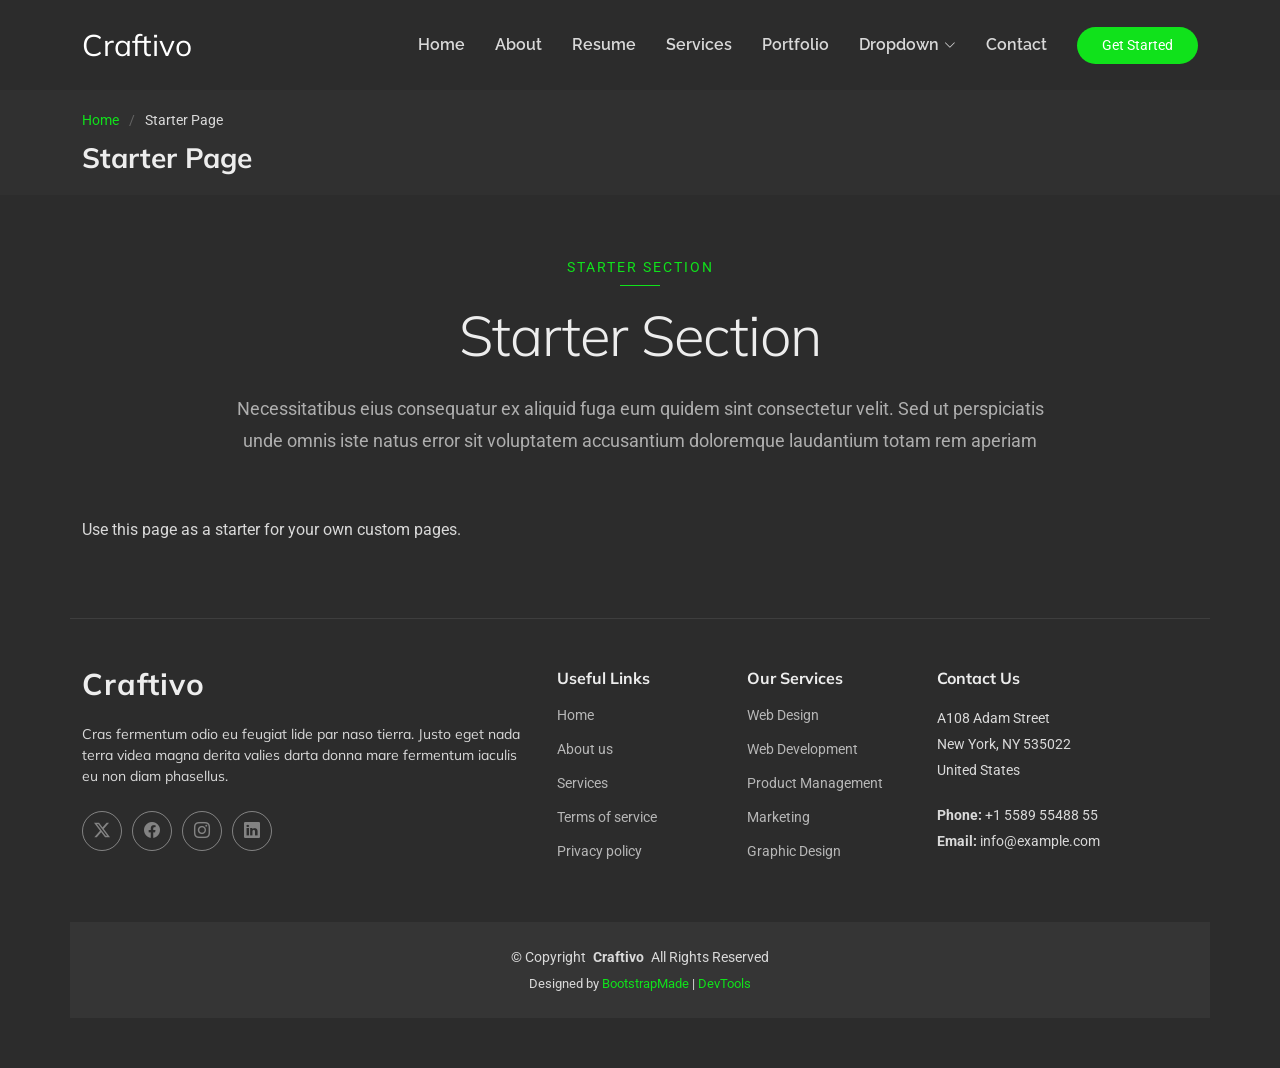
<file: starter-page.html>
<!DOCTYPE html>
<html lang="en">

<head>
  <meta charset="utf-8">
  <meta content="width=device-width, initial-scale=1.0" name="viewport">
  <title>Starter Page - Craftivo Bootstrap Template</title>
  <meta name="description" content="">
  <meta name="keywords" content="">

  <!-- Favicons -->
  <link href="assets/img/favicon.png" rel="icon">
  <link href="assets/img/apple-touch-icon.png" rel="apple-touch-icon">

  <!-- Fonts -->
  <link href="https://fonts.googleapis.com" rel="preconnect">
  <link href="https://fonts.gstatic.com" rel="preconnect" crossorigin>
  <link href="https://fonts.googleapis.com/css2?family=Roboto:ital,wght@0,100;0,300;0,400;0,500;0,700;0,900;1,100;1,300;1,400;1,500;1,700;1,900&family=Raleway:ital,wght@0,100;0,200;0,300;0,400;0,500;0,600;0,700;0,800;0,900;1,100;1,200;1,300;1,400;1,500;1,600;1,700;1,800;1,900&family=Mulish:ital,wght@0,200;0,300;0,400;0,500;0,600;0,700;0,800;0,900;1,200;1,300;1,400;1,500;1,600;1,700;1,800;1,900&display=swap" rel="stylesheet">

  <!-- Vendor CSS Files -->
  <link href="assets/vendor/bootstrap/css/bootstrap.min.css" rel="stylesheet">
  <link href="assets/vendor/bootstrap-icons/bootstrap-icons.css" rel="stylesheet">
  <link href="assets/vendor/aos/aos.css" rel="stylesheet">
  <link href="assets/vendor/glightbox/css/glightbox.min.css" rel="stylesheet">
  <link href="assets/vendor/swiper/swiper-bundle.min.css" rel="stylesheet">

  <!-- Main CSS File -->
  <link href="assets/css/main.css" rel="stylesheet">

  <!-- =======================================================
  * Template Name: Craftivo
  * Template URL: https://bootstrapmade.com/craftivo-bootstrap-portfolio-template/
  * Updated: Oct 04 2025 with Bootstrap v5.3.8
  * Author: BootstrapMade.com
  * License: https://bootstrapmade.com/license/
  ======================================================== -->
</head>

<body class="starter-page-page">

  <header id="header" class="header d-flex align-items-center sticky-top">
    <div class="container-fluid container-xl position-relative d-flex align-items-center">

      <a href="index.html" class="logo d-flex align-items-center me-auto">
        <!-- Uncomment the line below if you also wish to use an image logo -->
        <!-- <img src="assets/img/logo.webp" alt=""> -->
        <h1 class="sitename">Craftivo</h1>
      </a>

      <nav id="navmenu" class="navmenu">
        <ul>
          <li><a href="#hero">Home</a></li>
          <li><a href="#about">About</a></li>
          <li><a href="#resume">Resume</a></li>
          <li><a href="#services">Services</a></li>
          <li><a href="#portfolio">Portfolio</a></li>
          <li class="dropdown"><a href="#"><span>Dropdown</span> <i class="bi bi-chevron-down toggle-dropdown"></i></a>
            <ul>
              <li><a href="#">Dropdown 1</a></li>
              <li class="dropdown"><a href="#"><span>Deep Dropdown</span> <i class="bi bi-chevron-down toggle-dropdown"></i></a>
                <ul>
                  <li><a href="#">Deep Dropdown 1</a></li>
                  <li><a href="#">Deep Dropdown 2</a></li>
                  <li><a href="#">Deep Dropdown 3</a></li>
                  <li><a href="#">Deep Dropdown 4</a></li>
                  <li><a href="#">Deep Dropdown 5</a></li>
                </ul>
              </li>
              <li><a href="#">Dropdown 2</a></li>
              <li><a href="#">Dropdown 3</a></li>
              <li><a href="#">Dropdown 4</a></li>
            </ul>
          </li>
          <li><a href="#contact">Contact</a></li>
        </ul>
        <i class="mobile-nav-toggle d-xl-none bi bi-list"></i>
      </nav>

      <a class="btn-getstarted" href="#about">Get Started</a>

    </div>
  </header>

  <main class="main">

    <!-- Page Title -->
    <div class="page-title light-background">
      <div class="container">
        <nav class="breadcrumbs">
          <ol>
            <li><a href="index.html">Home</a></li>
            <li class="current">Starter Page</li>
          </ol>
        </nav>
        <h1>Starter Page</h1>
      </div>
    </div><!-- End Page Title -->

    <!-- Starter Section Section -->
    <section id="starter-section" class="starter-section section">

      <!-- Section Title -->
      <div class="container section-title" data-aos="fade-up">
        <span class="subtitle">Starter Section</span>
        <h2>Starter Section</h2>
        <p>Necessitatibus eius consequatur ex aliquid fuga eum quidem sint consectetur velit. Sed ut perspiciatis unde omnis iste natus error sit voluptatem accusantium doloremque laudantium totam rem aperiam</p>
      </div><!-- End Section Title -->

      <div class="container" data-aos="fade-up">
        <p>Use this page as a starter for your own custom pages.</p>
      </div>

    </section><!-- /Starter Section Section -->

  </main>

  <footer id="footer" class="footer">

    <div class="container footer-top">
      <div class="row gy-4">
        <div class="col-lg-5 col-md-12 footer-about">
          <a href="index.html" class="logo d-flex align-items-center">
            <span class="sitename">Craftivo</span>
          </a>
          <p>Cras fermentum odio eu feugiat lide par naso tierra. Justo eget nada terra videa magna derita valies darta donna mare fermentum iaculis eu non diam phasellus.</p>
          <div class="social-links d-flex mt-4">
            <a href=""><i class="bi bi-twitter-x"></i></a>
            <a href=""><i class="bi bi-facebook"></i></a>
            <a href=""><i class="bi bi-instagram"></i></a>
            <a href=""><i class="bi bi-linkedin"></i></a>
          </div>
        </div>

        <div class="col-lg-2 col-6 footer-links">
          <h4>Useful Links</h4>
          <ul>
            <li><a href="#">Home</a></li>
            <li><a href="#">About us</a></li>
            <li><a href="#">Services</a></li>
            <li><a href="#">Terms of service</a></li>
            <li><a href="#">Privacy policy</a></li>
          </ul>
        </div>

        <div class="col-lg-2 col-6 footer-links">
          <h4>Our Services</h4>
          <ul>
            <li><a href="#">Web Design</a></li>
            <li><a href="#">Web Development</a></li>
            <li><a href="#">Product Management</a></li>
            <li><a href="#">Marketing</a></li>
            <li><a href="#">Graphic Design</a></li>
          </ul>
        </div>

        <div class="col-lg-3 col-md-12 footer-contact text-center text-md-start">
          <h4>Contact Us</h4>
          <p>A108 Adam Street</p>
          <p>New York, NY 535022</p>
          <p>United States</p>
          <p class="mt-4"><strong>Phone:</strong> <span>+1 5589 55488 55</span></p>
          <p><strong>Email:</strong> <span>info@example.com</span></p>
        </div>

      </div>
    </div>

    <div class="container copyright text-center mt-4">
      <p>© <span>Copyright</span> <strong class="px-1 sitename">Craftivo</strong> <span>All Rights Reserved</span></p>
      <div class="credits">
        <!-- All the links in the footer should remain intact. -->
        <!-- You can delete the links only if you've purchased the pro version. -->
        <!-- Licensing information: https://bootstrapmade.com/license/ -->
        <!-- Purchase the pro version with working PHP/AJAX contact form: [buy-url] -->
        Designed by <a href="https://bootstrapmade.com/">BootstrapMade</a> | <a href="https://bootstrapmade.com/tools/">DevTools</a>
      </div>
    </div>

  </footer>

  <!-- Scroll Top -->
  <a href="#" id="scroll-top" class="scroll-top d-flex align-items-center justify-content-center"><i class="bi bi-arrow-up-short"></i></a>

  <!-- Preloader -->
  <div id="preloader"></div>

  <!-- Vendor JS Files -->
  <script src="assets/vendor/bootstrap/js/bootstrap.bundle.min.js"></script>
  <script src="assets/vendor/php-email-form/validate.js"></script>
  <script src="assets/vendor/aos/aos.js"></script>
  <script src="assets/vendor/typed.js/typed.umd.js"></script>
  <script src="assets/vendor/waypoints/noframework.waypoints.js"></script>
  <script src="assets/vendor/glightbox/js/glightbox.min.js"></script>
  <script src="assets/vendor/imagesloaded/imagesloaded.pkgd.min.js"></script>
  <script src="assets/vendor/isotope-layout/isotope.pkgd.min.js"></script>
  <script src="assets/vendor/swiper/swiper-bundle.min.js"></script>

  <!-- Main JS File -->
  <script src="assets/js/main.js"></script>

</body>

</html>
</file>
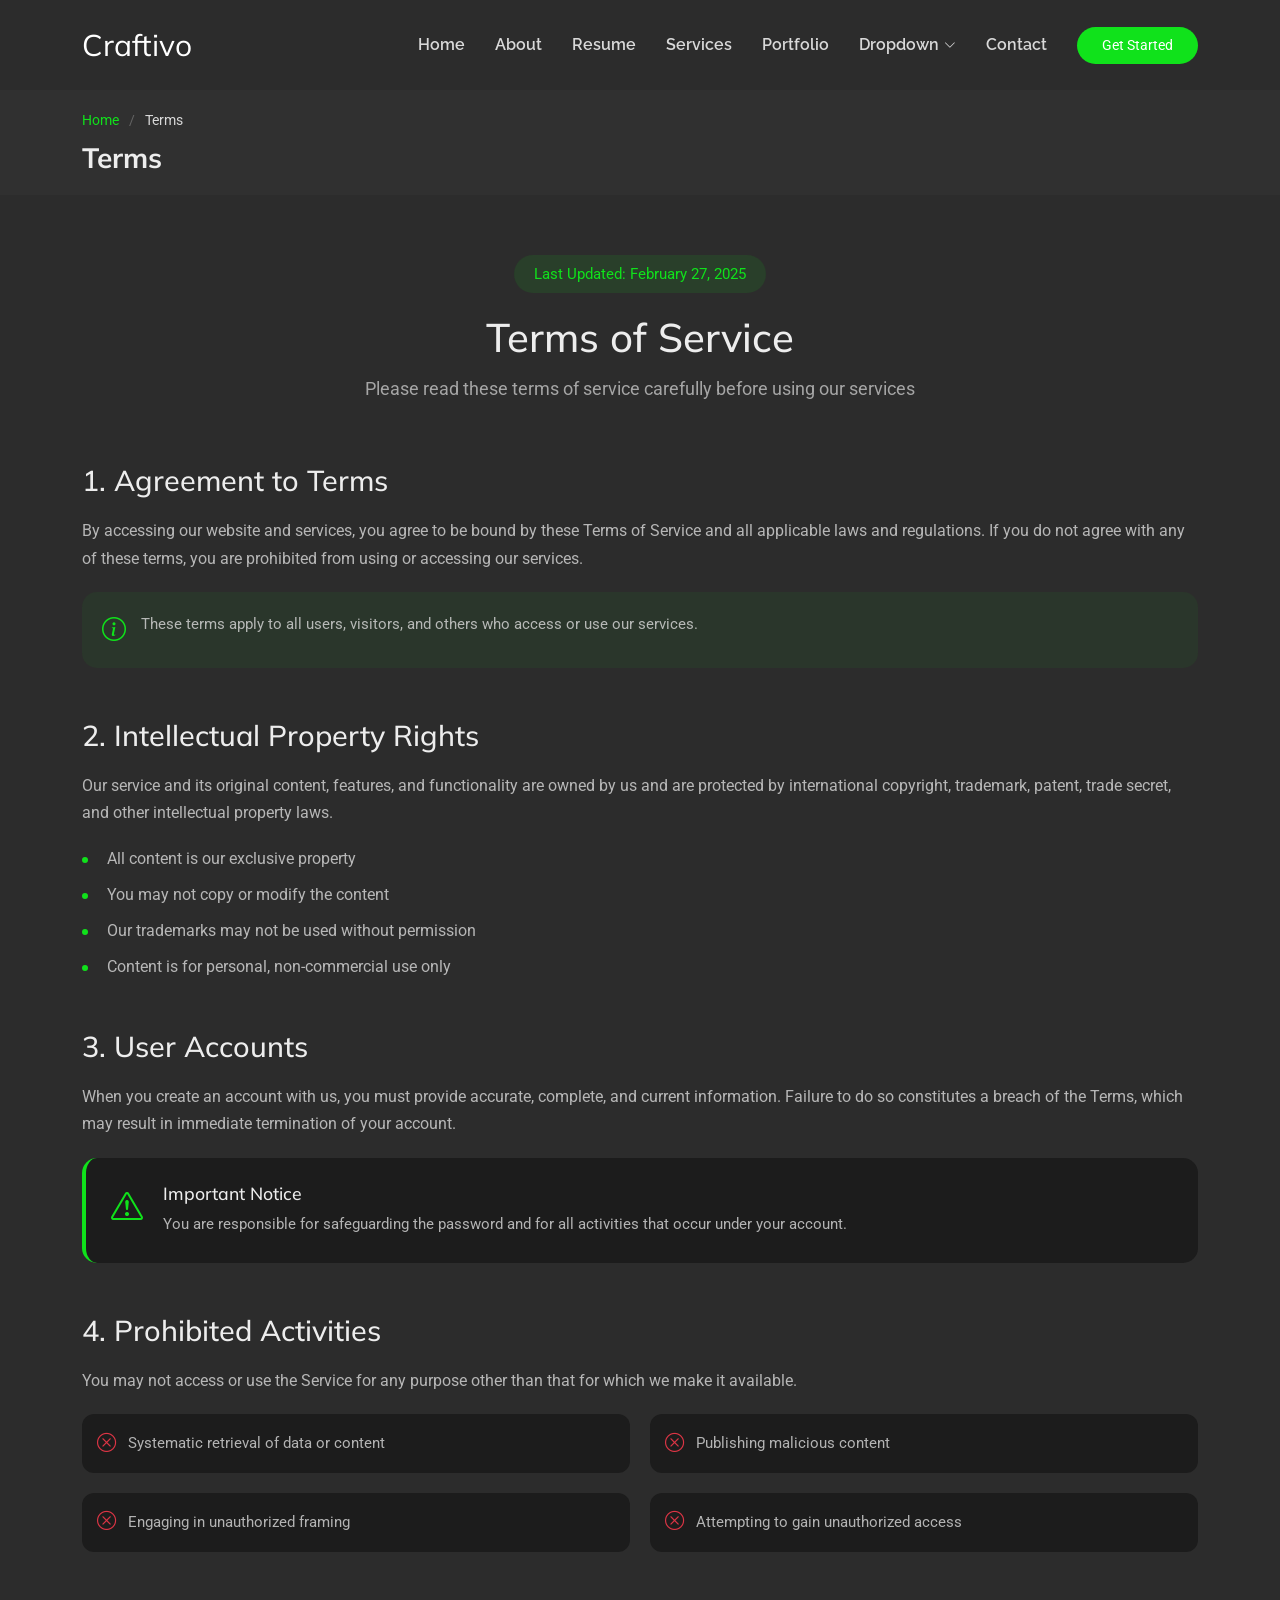
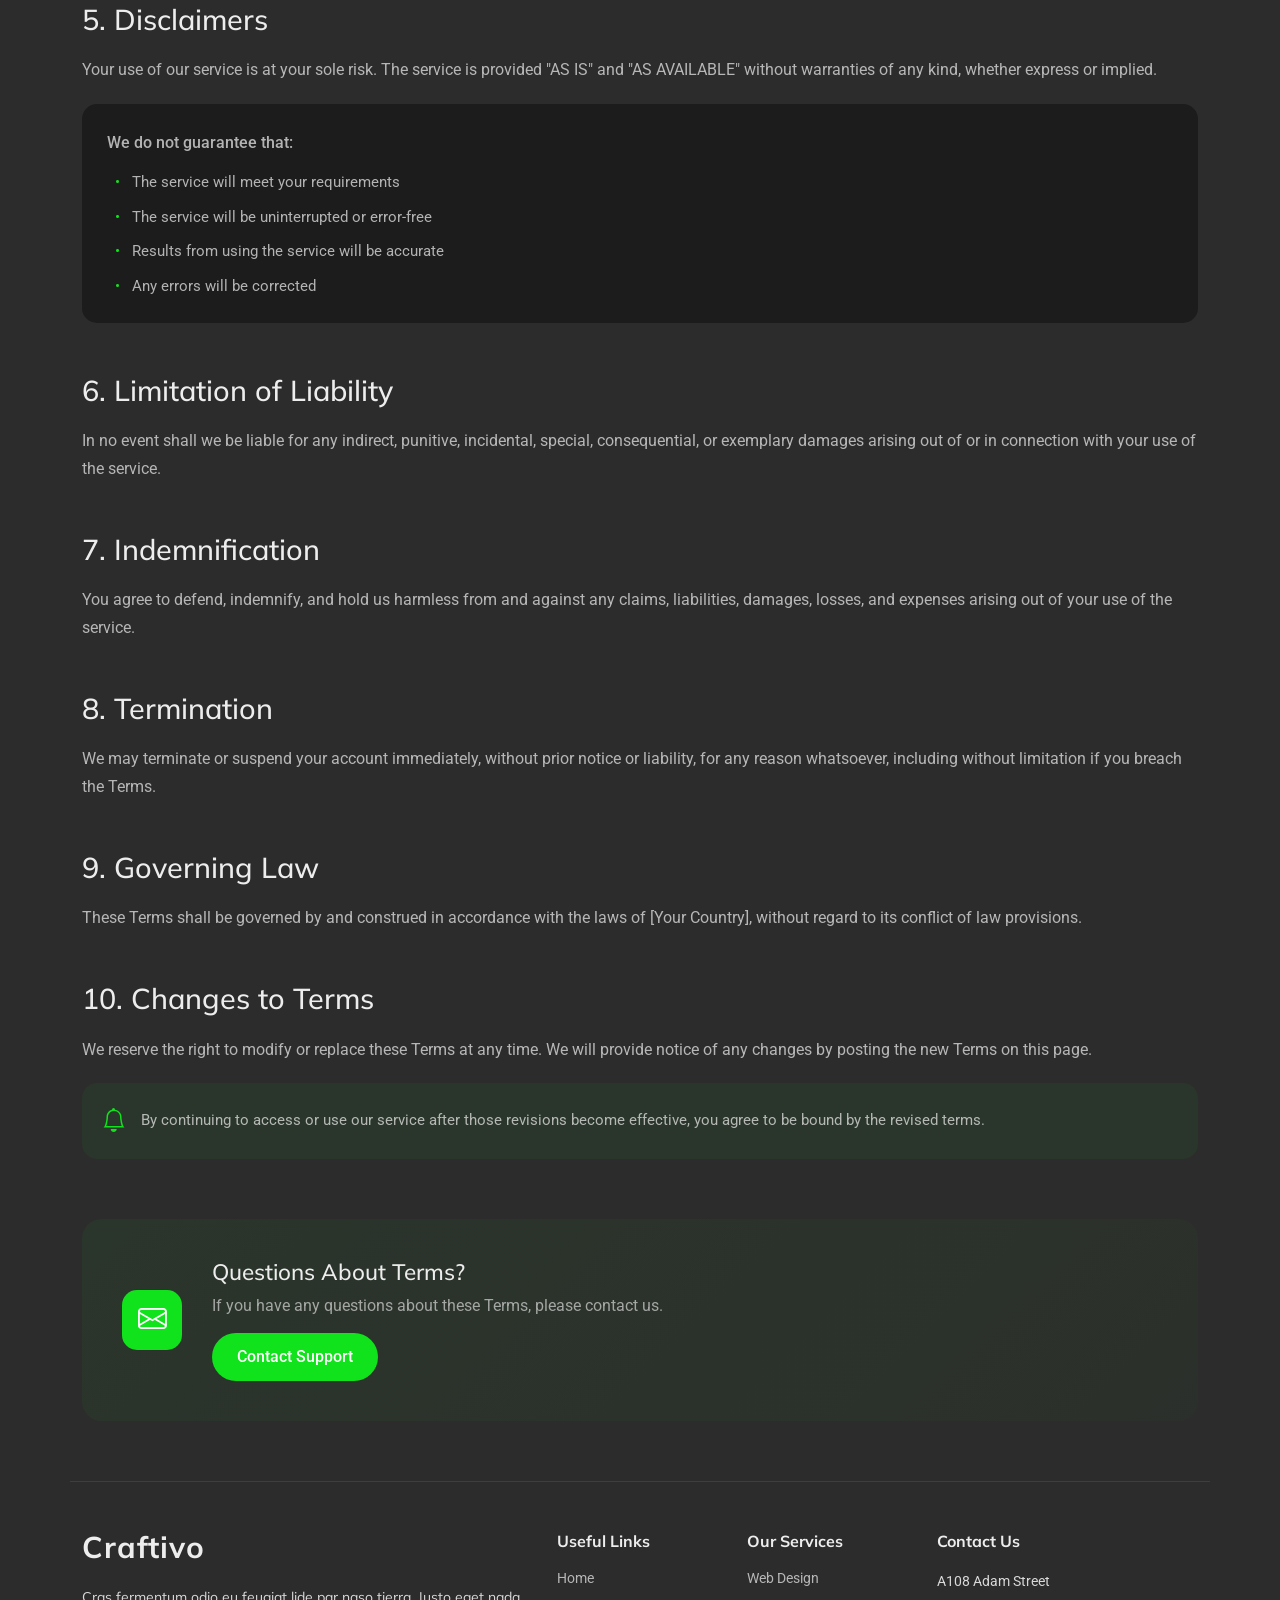
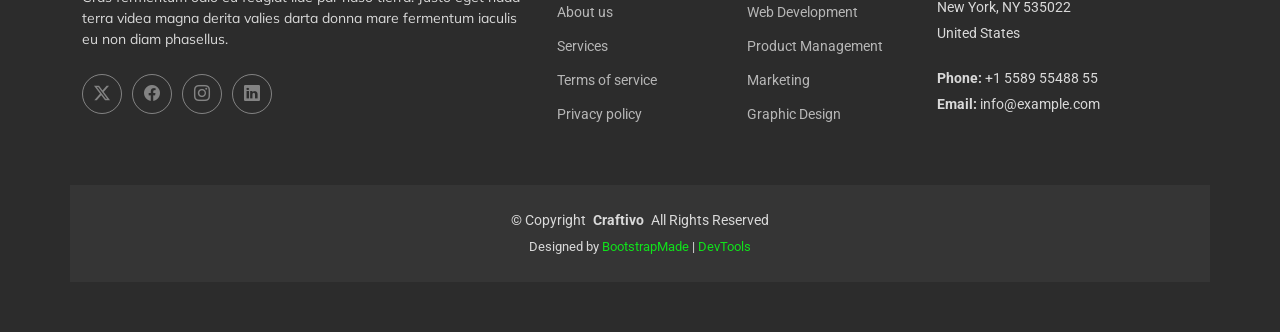
<file: terms.html>
<!DOCTYPE html>
<html lang="en">

<head>
  <meta charset="utf-8">
  <meta content="width=device-width, initial-scale=1.0" name="viewport">
  <title>Terms - Craftivo Bootstrap Template</title>
  <meta name="description" content="">
  <meta name="keywords" content="">

  <!-- Favicons -->
  <link href="assets/img/favicon.png" rel="icon">
  <link href="assets/img/apple-touch-icon.png" rel="apple-touch-icon">

  <!-- Fonts -->
  <link href="https://fonts.googleapis.com" rel="preconnect">
  <link href="https://fonts.gstatic.com" rel="preconnect" crossorigin>
  <link href="https://fonts.googleapis.com/css2?family=Roboto:ital,wght@0,100;0,300;0,400;0,500;0,700;0,900;1,100;1,300;1,400;1,500;1,700;1,900&family=Raleway:ital,wght@0,100;0,200;0,300;0,400;0,500;0,600;0,700;0,800;0,900;1,100;1,200;1,300;1,400;1,500;1,600;1,700;1,800;1,900&family=Mulish:ital,wght@0,200;0,300;0,400;0,500;0,600;0,700;0,800;0,900;1,200;1,300;1,400;1,500;1,600;1,700;1,800;1,900&display=swap" rel="stylesheet">

  <!-- Vendor CSS Files -->
  <link href="assets/vendor/bootstrap/css/bootstrap.min.css" rel="stylesheet">
  <link href="assets/vendor/bootstrap-icons/bootstrap-icons.css" rel="stylesheet">
  <link href="assets/vendor/aos/aos.css" rel="stylesheet">
  <link href="assets/vendor/glightbox/css/glightbox.min.css" rel="stylesheet">
  <link href="assets/vendor/swiper/swiper-bundle.min.css" rel="stylesheet">

  <!-- Main CSS File -->
  <link href="assets/css/main.css" rel="stylesheet">

  <!-- =======================================================
  * Template Name: Craftivo
  * Template URL: https://bootstrapmade.com/craftivo-bootstrap-portfolio-template/
  * Updated: Oct 04 2025 with Bootstrap v5.3.8
  * Author: BootstrapMade.com
  * License: https://bootstrapmade.com/license/
  ======================================================== -->
</head>

<body class="terms-page">

  <header id="header" class="header d-flex align-items-center sticky-top">
    <div class="container-fluid container-xl position-relative d-flex align-items-center">

      <a href="index.html" class="logo d-flex align-items-center me-auto">
        <!-- Uncomment the line below if you also wish to use an image logo -->
        <!-- <img src="assets/img/logo.webp" alt=""> -->
        <h1 class="sitename">Craftivo</h1>
      </a>

      <nav id="navmenu" class="navmenu">
        <ul>
          <li><a href="#hero">Home</a></li>
          <li><a href="#about">About</a></li>
          <li><a href="#resume">Resume</a></li>
          <li><a href="#services">Services</a></li>
          <li><a href="#portfolio">Portfolio</a></li>
          <li class="dropdown"><a href="#"><span>Dropdown</span> <i class="bi bi-chevron-down toggle-dropdown"></i></a>
            <ul>
              <li><a href="#">Dropdown 1</a></li>
              <li class="dropdown"><a href="#"><span>Deep Dropdown</span> <i class="bi bi-chevron-down toggle-dropdown"></i></a>
                <ul>
                  <li><a href="#">Deep Dropdown 1</a></li>
                  <li><a href="#">Deep Dropdown 2</a></li>
                  <li><a href="#">Deep Dropdown 3</a></li>
                  <li><a href="#">Deep Dropdown 4</a></li>
                  <li><a href="#">Deep Dropdown 5</a></li>
                </ul>
              </li>
              <li><a href="#">Dropdown 2</a></li>
              <li><a href="#">Dropdown 3</a></li>
              <li><a href="#">Dropdown 4</a></li>
            </ul>
          </li>
          <li><a href="#contact">Contact</a></li>
        </ul>
        <i class="mobile-nav-toggle d-xl-none bi bi-list"></i>
      </nav>

      <a class="btn-getstarted" href="#about">Get Started</a>

    </div>
  </header>

  <main class="main">

    <!-- Page Title -->
    <div class="page-title light-background">
      <div class="container">
        <nav class="breadcrumbs">
          <ol>
            <li><a href="index.html">Home</a></li>
            <li class="current">Terms</li>
          </ol>
        </nav>
        <h1>Terms</h1>
      </div>
    </div><!-- End Page Title -->

    <!-- Terms Of Service Section -->
    <section id="terms-of-service" class="terms-of-service section">

      <div class="container" data-aos="fade-up">
        <!-- Page Header -->
        <div class="tos-header text-center" data-aos="fade-up">
          <span class="last-updated">Last Updated: February 27, 2025</span>
          <h2>Terms of Service</h2>
          <p>Please read these terms of service carefully before using our services</p>
        </div>

        <!-- Content -->
        <div class="tos-content" data-aos="fade-up" data-aos-delay="200">
          <!-- Agreement Section -->
          <div id="agreement" class="content-section">
            <h3>1. Agreement to Terms</h3>
            <p>By accessing our website and services, you agree to be bound by these Terms of Service and all applicable laws and regulations. If you do not agree with any of these terms, you are prohibited from using or accessing our services.</p>
            <div class="info-box">
              <i class="bi bi-info-circle"></i>
              <p>These terms apply to all users, visitors, and others who access or use our services.</p>
            </div>
          </div>

          <!-- Intellectual Property -->
          <div id="intellectual-property" class="content-section">
            <h3>2. Intellectual Property Rights</h3>
            <p>Our service and its original content, features, and functionality are owned by us and are protected by international copyright, trademark, patent, trade secret, and other intellectual property laws.</p>
            <ul class="list-items">
              <li>All content is our exclusive property</li>
              <li>You may not copy or modify the content</li>
              <li>Our trademarks may not be used without permission</li>
              <li>Content is for personal, non-commercial use only</li>
            </ul>
          </div>

          <!-- User Accounts -->
          <div id="user-accounts" class="content-section">
            <h3>3. User Accounts</h3>
            <p>When you create an account with us, you must provide accurate, complete, and current information. Failure to do so constitutes a breach of the Terms, which may result in immediate termination of your account.</p>
            <div class="alert-box">
              <i class="bi bi-exclamation-triangle"></i>
              <div class="alert-content">
                <h5>Important Notice</h5>
                <p>You are responsible for safeguarding the password and for all activities that occur under your account.</p>
              </div>
            </div>
          </div>

          <!-- Prohibited Activities -->
          <div id="prohibited" class="content-section">
            <h3>4. Prohibited Activities</h3>
            <p>You may not access or use the Service for any purpose other than that for which we make it available.</p>
            <div class="prohibited-list">
              <div class="prohibited-item">
                <i class="bi bi-x-circle"></i>
                <span>Systematic retrieval of data or content</span>
              </div>
              <div class="prohibited-item">
                <i class="bi bi-x-circle"></i>
                <span>Publishing malicious content</span>
              </div>
              <div class="prohibited-item">
                <i class="bi bi-x-circle"></i>
                <span>Engaging in unauthorized framing</span>
              </div>
              <div class="prohibited-item">
                <i class="bi bi-x-circle"></i>
                <span>Attempting to gain unauthorized access</span>
              </div>
            </div>
          </div>

          <!-- Disclaimers -->
          <div id="disclaimer" class="content-section">
            <h3>5. Disclaimers</h3>
            <p>Your use of our service is at your sole risk. The service is provided "AS IS" and "AS AVAILABLE" without warranties of any kind, whether express or implied.</p>
            <div class="disclaimer-box">
              <p>We do not guarantee that:</p>
              <ul>
                <li>The service will meet your requirements</li>
                <li>The service will be uninterrupted or error-free</li>
                <li>Results from using the service will be accurate</li>
                <li>Any errors will be corrected</li>
              </ul>
            </div>
          </div>

          <!-- Limitation of Liability -->
          <div id="limitation" class="content-section">
            <h3>6. Limitation of Liability</h3>
            <p>In no event shall we be liable for any indirect, punitive, incidental, special, consequential, or exemplary damages arising out of or in connection with your use of the service.</p>
          </div>

          <!-- Indemnification -->
          <div id="indemnification" class="content-section">
            <h3>7. Indemnification</h3>
            <p>You agree to defend, indemnify, and hold us harmless from and against any claims, liabilities, damages, losses, and expenses arising out of your use of the service.</p>
          </div>

          <!-- Termination -->
          <div id="termination" class="content-section">
            <h3>8. Termination</h3>
            <p>We may terminate or suspend your account immediately, without prior notice or liability, for any reason whatsoever, including without limitation if you breach the Terms.</p>
          </div>

          <!-- Governing Law -->
          <div id="governing-law" class="content-section">
            <h3>9. Governing Law</h3>
            <p>These Terms shall be governed by and construed in accordance with the laws of [Your Country], without regard to its conflict of law provisions.</p>
          </div>

          <!-- Changes -->
          <div id="changes" class="content-section">
            <h3>10. Changes to Terms</h3>
            <p>We reserve the right to modify or replace these Terms at any time. We will provide notice of any changes by posting the new Terms on this page.</p>
            <div class="notice-box">
              <i class="bi bi-bell"></i>
              <p>By continuing to access or use our service after those revisions become effective, you agree to be bound by the revised terms.</p>
            </div>
          </div>
        </div>

        <!-- Contact Section -->
        <div class="tos-contact" data-aos="fade-up" data-aos-delay="300">
          <div class="contact-box">
            <div class="contact-icon">
              <i class="bi bi-envelope"></i>
            </div>
            <div class="contact-content">
              <h4>Questions About Terms?</h4>
              <p>If you have any questions about these Terms, please contact us.</p>
              <a href="#" class="contact-link">Contact Support</a>
            </div>
          </div>
        </div>
      </div>

    </section><!-- /Terms Of Service Section -->

  </main>

  <footer id="footer" class="footer">

    <div class="container footer-top">
      <div class="row gy-4">
        <div class="col-lg-5 col-md-12 footer-about">
          <a href="index.html" class="logo d-flex align-items-center">
            <span class="sitename">Craftivo</span>
          </a>
          <p>Cras fermentum odio eu feugiat lide par naso tierra. Justo eget nada terra videa magna derita valies darta donna mare fermentum iaculis eu non diam phasellus.</p>
          <div class="social-links d-flex mt-4">
            <a href=""><i class="bi bi-twitter-x"></i></a>
            <a href=""><i class="bi bi-facebook"></i></a>
            <a href=""><i class="bi bi-instagram"></i></a>
            <a href=""><i class="bi bi-linkedin"></i></a>
          </div>
        </div>

        <div class="col-lg-2 col-6 footer-links">
          <h4>Useful Links</h4>
          <ul>
            <li><a href="#">Home</a></li>
            <li><a href="#">About us</a></li>
            <li><a href="#">Services</a></li>
            <li><a href="#">Terms of service</a></li>
            <li><a href="#">Privacy policy</a></li>
          </ul>
        </div>

        <div class="col-lg-2 col-6 footer-links">
          <h4>Our Services</h4>
          <ul>
            <li><a href="#">Web Design</a></li>
            <li><a href="#">Web Development</a></li>
            <li><a href="#">Product Management</a></li>
            <li><a href="#">Marketing</a></li>
            <li><a href="#">Graphic Design</a></li>
          </ul>
        </div>

        <div class="col-lg-3 col-md-12 footer-contact text-center text-md-start">
          <h4>Contact Us</h4>
          <p>A108 Adam Street</p>
          <p>New York, NY 535022</p>
          <p>United States</p>
          <p class="mt-4"><strong>Phone:</strong> <span>+1 5589 55488 55</span></p>
          <p><strong>Email:</strong> <span>info@example.com</span></p>
        </div>

      </div>
    </div>

    <div class="container copyright text-center mt-4">
      <p>© <span>Copyright</span> <strong class="px-1 sitename">Craftivo</strong> <span>All Rights Reserved</span></p>
      <div class="credits">
        <!-- All the links in the footer should remain intact. -->
        <!-- You can delete the links only if you've purchased the pro version. -->
        <!-- Licensing information: https://bootstrapmade.com/license/ -->
        <!-- Purchase the pro version with working PHP/AJAX contact form: [buy-url] -->
        Designed by <a href="https://bootstrapmade.com/">BootstrapMade</a> | <a href="https://bootstrapmade.com/tools/">DevTools</a>
      </div>
    </div>

  </footer>

  <!-- Scroll Top -->
  <a href="#" id="scroll-top" class="scroll-top d-flex align-items-center justify-content-center"><i class="bi bi-arrow-up-short"></i></a>

  <!-- Preloader -->
  <div id="preloader"></div>

  <!-- Vendor JS Files -->
  <script src="assets/vendor/bootstrap/js/bootstrap.bundle.min.js"></script>
  <script src="assets/vendor/php-email-form/validate.js"></script>
  <script src="assets/vendor/aos/aos.js"></script>
  <script src="assets/vendor/typed.js/typed.umd.js"></script>
  <script src="assets/vendor/waypoints/noframework.waypoints.js"></script>
  <script src="assets/vendor/glightbox/js/glightbox.min.js"></script>
  <script src="assets/vendor/imagesloaded/imagesloaded.pkgd.min.js"></script>
  <script src="assets/vendor/isotope-layout/isotope.pkgd.min.js"></script>
  <script src="assets/vendor/swiper/swiper-bundle.min.js"></script>

  <!-- Main JS File -->
  <script src="assets/js/main.js"></script>

</body>

</html>
</file>
<file: assets/css/main.css>
/**
* Template Name: Craftivo
* Template URL: https://bootstrapmade.com/craftivo-bootstrap-portfolio-template/
* Updated: Oct 04 2025 with Bootstrap v5.3.8
* Author: BootstrapMade.com
* License: https://bootstrapmade.com/license/
*/

@charset "UTF-8";

/*--------------------------------------------------------------
# Font & Color Variables
# Help: https://bootstrapmade.com/color-system/
--------------------------------------------------------------*/
/* Fonts */
:root {
  --default-font: "Roboto",  system-ui, -apple-system, "Segoe UI", Roboto, "Helvetica Neue", Arial, "Noto Sans", "Liberation Sans", sans-serif, "Apple Color Emoji", "Segoe UI Emoji", "Segoe UI Symbol", "Noto Color Emoji";
  --heading-font: "Mulish",  sans-serif;
  --nav-font: "Raleway",  sans-serif;
}

/* Global Colors - The following color variables are used throughout the website. Updating them here will change the color scheme of the entire website */
:root { 
  --background-color: #242424ce; /* Background color for the entire website, including individual sections */
  --default-color: #d9d9d9; /* Default color used for the majority of the text content across the entire website */
  --heading-color: #ededed; /* Color for headings, subheadings and title throughout the website */
  --accent-color: #10e21b; /* Accent color that represents your brand on the website. It's used for buttons, links, and other elements that need to stand out */
  --surface-color: #1c1c1c; /* The surface color is used as a background of boxed elements within sections, such as cards, icon boxes, or other elements that require a visual separation from the global background. */
  --contrast-color: #ffffff; /* Contrast color for text, ensuring readability against backgrounds of accent, heading, or default colors. */
} 

/* Nav Menu Colors - The following color variables are used specifically for the navigation menu. They are separate from the global colors to allow for more customization options */
:root {
  --nav-color: #d9d9d9;  /* The default color of the main navmenu links */
  --nav-hover-color: #ff4d4f; /* Applied to main navmenu links when they are hovered over or active */
  --nav-mobile-background-color: #2e2e2e; /* Used as the background color for mobile navigation menu */
  --nav-dropdown-background-color: #2e2e2e; /* Used as the background color for dropdown items that appear when hovering over primary navigation items */
  --nav-dropdown-color: #d9d9d9; /* Used for navigation links of the dropdown items in the navigation menu. */
  --nav-dropdown-hover-color: #ff4d4f; /* Similar to --nav-hover-color, this color is applied to dropdown navigation links when they are hovered over. */
}

/* Color Presets - These classes override global colors when applied to any section or element, providing reuse of the sam color scheme. */

.light-background {
  --background-color: rgba(41, 41, 41, 0.8);
  --surface-color: #484848;
}

.dark-background {
  --background-color: #060606;
  --default-color: #ffffff;
  --heading-color: #ffffff;
  --surface-color: #252525;
  --contrast-color: #ffffff;
}

/* Smooth scroll */
:root {
  scroll-behavior: smooth;
}

/*--------------------------------------------------------------
# General Styling & Shared Classes
--------------------------------------------------------------*/
body {
  color: var(--default-color);
  background-color: var(--background-color);
  font-family: var(--default-font);
}

a {
  color: var(--accent-color);
  text-decoration: none;
  transition: 0.3s;
}

a:hover {
  color: color-mix(in srgb, var(--accent-color), transparent 25%);
  text-decoration: none;
}

h1,
h2,
h3,
h4,
h5,
h6 {
  color: var(--heading-color);
  font-family: var(--heading-font);
}

/* PHP Email Form Messages
------------------------------*/
.php-email-form .error-message {
  display: none;
  background: #df1529;
  color: #ffffff;
  text-align: left;
  padding: 15px;
  margin-bottom: 24px;
  font-weight: 600;
}

.php-email-form .sent-message {
  display: none;
  color: #ffffff;
  background: #059652;
  text-align: center;
  padding: 15px;
  margin-bottom: 24px;
  font-weight: 600;
}

.php-email-form .loading {
  display: none;
  background: var(--surface-color);
  text-align: center;
  padding: 15px;
  margin-bottom: 24px;
}

.php-email-form .loading:before {
  content: "";
  display: inline-block;
  border-radius: 50%;
  width: 24px;
  height: 24px;
  margin: 0 10px -6px 0;
  border: 3px solid var(--accent-color);
  border-top-color: var(--surface-color);
  animation: php-email-form-loading 1s linear infinite;
}

@keyframes php-email-form-loading {
  0% {
    transform: rotate(0deg);
  }

  100% {
    transform: rotate(360deg);
  }
}

/*--------------------------------------------------------------
# Global Header
--------------------------------------------------------------*/
.header {
  --heading-color: #ffffff;
  color: var(--default-color);
  background-color: var(--background-color);
  padding: 15px 0;
  transition: all 0.5s;
  z-index: 997;
}

.header .logo {
  line-height: 1;
}

.header .logo img {
  max-height: 36px;
  margin-right: 8px;
}

.header .logo h1 {
  font-size: 30px;
  margin: 0;
  font-weight: 400;
  color: var(--heading-color);
}

.header .btn-getstarted,
.header .btn-getstarted:focus {
  color: var(--contrast-color);
  background: var(--accent-color);
  font-size: 14px;
  padding: 8px 25px;
  margin: 0 0 0 30px;
  border-radius: 50px;
  transition: 0.3s;
}

.header .btn-getstarted:hover,
.header .btn-getstarted:focus:hover {
  color: var(--contrast-color);
  background: color-mix(in srgb, var(--accent-color), transparent 15%);
}

@media (max-width: 1200px) {
  .header .logo {
    order: 1;
  }

  .header .btn-getstarted {
    order: 2;
    margin: 0 15px 0 0;
    padding: 6px 15px;
  }

  .header .navmenu {
    order: 3;
  }
}

.scrolled .header {
  box-shadow: 0px 0 18px rgba(0, 0, 0, 0.1);
}

/* Global Header on Scroll
------------------------------*/
.scrolled .header {
  --background-color: rgba(20, 20, 20, 0.8);
}

/* Index Page Header
------------------------------*/
.index-page .header {
  --background-color: rgba(255, 255, 255, 0);
}

/* Index Page Header on Scroll
------------------------------*/
.index-page.scrolled .header {
  --background-color: rgba(20, 20, 20, 0.8);
}

/*--------------------------------------------------------------
# Navigation Menu
--------------------------------------------------------------*/
/* Navmenu - Desktop */
@media (min-width: 1200px) {
  .navmenu {
    padding: 0;
  }

  .navmenu ul {
    margin: 0;
    padding: 0;
    display: flex;
    list-style: none;
    align-items: center;
  }

  .navmenu li {
    position: relative;
  }

  .navmenu a,
  .navmenu a:focus {
    color: var(--nav-color);
    padding: 18px 15px;
    font-size: 16px;
    font-family: var(--nav-font);
    font-weight: 600;
    display: flex;
    align-items: center;
    justify-content: space-between;
    white-space: nowrap;
    transition: 0.3s;
  }

  .navmenu a i,
  .navmenu a:focus i {
    font-size: 12px;
    line-height: 0;
    margin-left: 5px;
    transition: 0.3s;
  }

  .navmenu li:last-child a {
    padding-right: 0;
  }

  .navmenu li:hover>a,
  .navmenu .active,
  .navmenu .active:focus {
    color: var(--nav-hover-color);
  }

  .navmenu .dropdown ul {
    margin: 0;
    padding: 10px 0;
    background: var(--nav-dropdown-background-color);
    display: block;
    position: absolute;
    visibility: hidden;
    left: 14px;
    top: 130%;
    opacity: 0;
    transition: 0.3s;
    border-radius: 4px;
    z-index: 99;
    box-shadow: 0px 0px 30px rgba(0, 0, 0, 0.1);
  }

  .navmenu .dropdown ul li {
    min-width: 200px;
  }

  .navmenu .dropdown ul a {
    padding: 10px 20px;
    font-size: 15px;
    text-transform: none;
    color: var(--nav-dropdown-color);
  }

  .navmenu .dropdown ul a i {
    font-size: 12px;
  }

  .navmenu .dropdown ul a:hover,
  .navmenu .dropdown ul .active:hover,
  .navmenu .dropdown ul li:hover>a {
    color: var(--nav-dropdown-hover-color);
  }

  .navmenu .dropdown:hover>ul {
    opacity: 1;
    top: 100%;
    visibility: visible;
  }

  .navmenu .dropdown .dropdown ul {
    top: 0;
    left: -90%;
    visibility: hidden;
  }

  .navmenu .dropdown .dropdown:hover>ul {
    opacity: 1;
    top: 0;
    left: -100%;
    visibility: visible;
  }
}

/* Navmenu - Mobile */
@media (max-width: 1199px) {
  .mobile-nav-toggle {
    color: var(--nav-color);
    font-size: 28px;
    line-height: 0;
    margin-right: 10px;
    cursor: pointer;
    transition: color 0.3s;
  }

  .navmenu {
    padding: 0;
    z-index: 9997;
  }

  .navmenu ul {
    display: none;
    list-style: none;
    position: absolute;
    inset: 60px 20px 20px 20px;
    padding: 10px 0;
    margin: 0;
    border-radius: 6px;
    background-color: var(--nav-mobile-background-color);
    overflow-y: auto;
    transition: 0.3s;
    z-index: 9998;
    box-shadow: 0px 0px 30px rgba(0, 0, 0, 0.1);
  }

  .navmenu a,
  .navmenu a:focus {
    color: var(--nav-dropdown-color);
    padding: 10px 20px;
    font-family: var(--nav-font);
    font-size: 17px;
    font-weight: 500;
    display: flex;
    align-items: center;
    justify-content: space-between;
    white-space: nowrap;
    transition: 0.3s;
  }

  .navmenu a i,
  .navmenu a:focus i {
    font-size: 12px;
    line-height: 0;
    margin-left: 5px;
    width: 30px;
    height: 30px;
    display: flex;
    align-items: center;
    justify-content: center;
    border-radius: 50%;
    transition: 0.3s;
    background-color: color-mix(in srgb, var(--accent-color), transparent 90%);
  }

  .navmenu a i:hover,
  .navmenu a:focus i:hover {
    background-color: var(--accent-color);
    color: var(--contrast-color);
  }

  .navmenu a:hover,
  .navmenu .active,
  .navmenu .active:focus {
    color: var(--nav-dropdown-hover-color);
  }

  .navmenu .active i,
  .navmenu .active:focus i {
    background-color: var(--accent-color);
    color: var(--contrast-color);
    transform: rotate(180deg);
  }

  .navmenu .dropdown ul {
    position: static;
    display: none;
    z-index: 99;
    padding: 10px 0;
    margin: 10px 20px;
    background-color: var(--nav-dropdown-background-color);
    border: 1px solid color-mix(in srgb, var(--default-color), transparent 90%);
    box-shadow: none;
    transition: all 0.5s ease-in-out;
  }

  .navmenu .dropdown ul ul {
    background-color: rgba(33, 37, 41, 0.1);
  }

  .navmenu .dropdown>.dropdown-active {
    display: block;
    background-color: rgba(33, 37, 41, 0.03);
  }

  .mobile-nav-active {
    overflow: hidden;
  }

  .mobile-nav-active .mobile-nav-toggle {
    color: #fff;
    position: absolute;
    font-size: 32px;
    top: 15px;
    right: 15px;
    margin-right: 0;
    z-index: 9999;
  }

  .mobile-nav-active .navmenu {
    position: fixed;
    overflow: hidden;
    inset: 0;
    background: rgba(33, 37, 41, 0.8);
    transition: 0.3s;
  }

  .mobile-nav-active .navmenu>ul {
    display: block;
  }
}

/*--------------------------------------------------------------
# Global Footer
--------------------------------------------------------------*/
.footer {
  color: var(--default-color);
  background-color: var(--background-color);
  font-size: 14px;
  padding-bottom: 50px;
  position: relative;
}

.footer .footer-top {
  padding-top: 50px;
  border-top: 1px solid color-mix(in srgb, var(--default-color), transparent 90%);
}

.footer .footer-about .logo {
  line-height: 1;
  margin-bottom: 25px;
}

.footer .footer-about .logo img {
  max-height: 40px;
  margin-right: 6px;
}

.footer .footer-about .logo span {
  color: var(--heading-color);
  font-size: 30px;
  font-weight: 700;
  letter-spacing: 1px;
  font-family: var(--heading-font);
}

.footer .footer-about p {
  font-size: 14px;
  font-family: var(--heading-font);
}

.footer .social-links a {
  display: flex;
  align-items: center;
  justify-content: center;
  width: 40px;
  height: 40px;
  border-radius: 50%;
  border: 1px solid color-mix(in srgb, var(--default-color), transparent 50%);
  font-size: 16px;
  color: color-mix(in srgb, var(--default-color), transparent 50%);
  margin-right: 10px;
  transition: 0.3s;
}

.footer .social-links a:hover {
  color: var(--accent-color);
  border-color: var(--accent-color);
}

.footer h4 {
  font-size: 16px;
  font-weight: bold;
  position: relative;
  padding-bottom: 12px;
}

.footer .footer-links {
  margin-bottom: 30px;
}

.footer .footer-links ul {
  list-style: none;
  padding: 0;
  margin: 0;
}

.footer .footer-links ul i {
  padding-right: 2px;
  font-size: 12px;
  line-height: 0;
}

.footer .footer-links ul li {
  padding: 10px 0;
  display: flex;
  align-items: center;
}

.footer .footer-links ul li:first-child {
  padding-top: 0;
}

.footer .footer-links ul a {
  color: color-mix(in srgb, var(--default-color), transparent 20%);
  display: inline-block;
  line-height: 1;
}

.footer .footer-links ul a:hover {
  color: var(--accent-color);
}

.footer .footer-contact p {
  margin-bottom: 5px;
}

.footer .copyright {
  padding-top: 25px;
  padding-bottom: 25px;
  background-color: color-mix(in srgb, var(--default-color), transparent 95%);
}

.footer .copyright p {
  margin-bottom: 0;
}

.footer .credits {
  margin-top: 6px;
  font-size: 13px;
}

/*--------------------------------------------------------------
# Preloader
--------------------------------------------------------------*/
#preloader {
  position: fixed;
  inset: 0;
  z-index: 999999;
  overflow: hidden;
  background: var(--background-color);
  transition: all 0.6s ease-out;
}

#preloader:before {
  content: "";
  position: fixed;
  top: calc(50% - 30px);
  left: calc(50% - 30px);
  border: 6px solid #ffffff;
  border-color: var(--accent-color) transparent var(--accent-color) transparent;
  border-radius: 50%;
  width: 60px;
  height: 60px;
  animation: animate-preloader 1.5s linear infinite;
}

@keyframes animate-preloader {
  0% {
    transform: rotate(0deg);
  }

  100% {
    transform: rotate(360deg);
  }
}

/*--------------------------------------------------------------
# Scroll Top Button
--------------------------------------------------------------*/
.scroll-top {
  position: fixed;
  visibility: hidden;
  opacity: 0;
  right: 15px;
  bottom: 15px;
  z-index: 99999;
  background-color: var(--accent-color);
  width: 40px;
  height: 40px;
  border-radius: 4px;
  transition: all 0.4s;
}

.scroll-top i {
  font-size: 24px;
  color: var(--contrast-color);
  line-height: 0;
}

.scroll-top:hover {
  background-color: color-mix(in srgb, var(--accent-color), transparent 20%);
  color: var(--contrast-color);
}

.scroll-top.active {
  visibility: visible;
  opacity: 1;
}

/*--------------------------------------------------------------
# Disable aos animation delay on mobile devices
--------------------------------------------------------------*/
@media screen and (max-width: 768px) {
  [data-aos-delay] {
    transition-delay: 0 !important;
  }
}

/*--------------------------------------------------------------
# Global Page Titles & Breadcrumbs
--------------------------------------------------------------*/
.page-title {
  color: var(--default-color);
  background-color: var(--background-color);
  padding: 20px 0;
  position: relative;
}

.page-title h1 {
  font-size: 28px;
  font-weight: 700;
  margin: 0;
}

.page-title .breadcrumbs ol {
  display: flex;
  flex-wrap: wrap;
  list-style: none;
  padding: 0 0 10px 0;
  margin: 0;
  font-size: 14px;
  font-weight: 400;
}

.page-title .breadcrumbs ol li+li {
  padding-left: 10px;
}

.page-title .breadcrumbs ol li+li::before {
  content: "/";
  display: inline-block;
  padding-right: 10px;
  color: color-mix(in srgb, var(--default-color), transparent 70%);
}

/*--------------------------------------------------------------
# Global Sections
--------------------------------------------------------------*/
section,
.section {
  color: var(--default-color);
  background-color: var(--background-color);
  padding: 60px 0;
  scroll-margin-top: 90px;
  overflow: clip;
}

@media (max-width: 1199px) {

  section,
  .section {
    scroll-margin-top: 66px;
  }
}

/*--------------------------------------------------------------
# Global Section Titles
--------------------------------------------------------------*/
.section-title {
  text-align: center;
  padding-bottom: 60px;
  position: relative;
}

.section-title h2 {
  font-size: 3.5rem;
  font-weight: 300;
  line-height: 1.2;
  color: var(--heading-color);
  margin-bottom: 1.5rem;
  letter-spacing: -1px;
}

@media (max-width: 768px) {
  .section-title h2 {
    font-size: 2.5rem;
  }
}

.section-title .subtitle {
  display: inline-block;
  font-size: 0.875rem;
  font-weight: 400;
  color: var(--accent-color);
  text-transform: uppercase;
  letter-spacing: 2px;
  margin-bottom: 1.5rem;
  position: relative;
}

.section-title .subtitle::after {
  content: "";
  position: absolute;
  bottom: -8px;
  left: 50%;
  transform: translateX(-50%);
  width: 40px;
  height: 1px;
  background: var(--accent-color);
}

.section-title p {
  font-size: 1.125rem;
  line-height: 1.8;
  color: color-mix(in srgb, var(--default-color), transparent 25%);
  max-width: 900px;
  margin: 0 auto;
  text-wrap: balance;
}

/*--------------------------------------------------------------
# Hero Section
--------------------------------------------------------------*/
.hero {
  padding-top: 80px;
  min-height: 100vh;
  position: relative;
  display: flex;
  align-items: center;
  justify-content: center;
  overflow: hidden;
  padding-bottom: 80px;
}

.hero img {
  position: absolute;
  inset: 0;
  display: block;
  width: 100%;
  height: 100%;
  object-fit: cover;
  z-index: 1;
}

.hero:before {
  content: "";
  background: color-mix(in srgb, var(--background-color), transparent 30%);
  position: absolute;
  inset: 0;
  z-index: 2;
  border-radius: 0;
}

.hero .container {
  position: relative;
  z-index: 3;
}

.hero h2 {
  margin: 0;
  font-size: 48px;
  font-weight: 700;
}

.hero p {
  margin: 10px 0 0 0;
  font-size: 24px;
  color: color-mix(in srgb, var(--default-color), transparent 20%);
}

.hero p span {
  color: var(--accent-color);
  letter-spacing: 1px;
  border-bottom: 2px solid var(--accent-color);
}

.hero .social-links {
  margin-top: 30px;
  display: flex;
  justify-content: center;
  gap: 15px;
}

.hero .social-links a {
  display: flex;
  align-items: center;
  justify-content: center;
  width: 50px;
  height: 50px;
  border-radius: 50%;
  background: color-mix(in srgb, var(--default-color), transparent 92%);
  color: var(--default-color);
  font-size: 20px;
  transition: 0.3s;
}

.hero .social-links a:hover {
  background: var(--accent-color);
  color: var(--contrast-color);
  transform: translateY(-3px);
}

@media (max-width: 768px) {
  .hero h2 {
    font-size: 32px;
  }

  .hero p {
    font-size: 20px;
  }
}

/*--------------------------------------------------------------
# About Section
--------------------------------------------------------------*/
.about {
  overflow: hidden;
  position: relative;
}

.about::before {
  content: "";
  position: absolute;
  top: -50%;
  right: -20%;
  width: 800px;
  height: 800px;
  background: radial-gradient(circle, color-mix(in srgb, var(--accent-color), transparent 85%) 0%, transparent 70%);
  border-radius: 50%;
  z-index: 0;
  pointer-events: none;
}

.about .container {
  position: relative;
  z-index: 1;
}

.about .profile-card {
  background: var(--surface-color);
  border-radius: 24px;
  padding: 40px;
  box-shadow: 0 8px 30px rgba(0, 0, 0, 0.08);
  position: sticky;
  top: 100px;
}

.about .profile-card .profile-header {
  text-align: center;
  padding-bottom: 30px;
  border-bottom: 1px solid color-mix(in srgb, var(--default-color), transparent 90%);
}

.about .profile-card .profile-header .profile-avatar {
  width: 140px;
  height: 140px;
  margin: 0 auto 24px;
  position: relative;
  border-radius: 50%;
  padding: 6px;
  background: linear-gradient(135deg, var(--accent-color), color-mix(in srgb, var(--accent-color), #ff6b9d 50%));
}

.about .profile-card .profile-header .profile-avatar img {
  width: 100%;
  height: 100%;
  object-fit: cover;
  border-radius: 50%;
  border: 4px solid var(--surface-color);
}

.about .profile-card .profile-header .profile-avatar .status-indicator {
  position: absolute;
  bottom: 8px;
  right: 8px;
  width: 24px;
  height: 24px;
  background: #10b981;
  border: 4px solid var(--surface-color);
  border-radius: 50%;
  animation: pulse 2s infinite;
}

.about .profile-card .profile-header h3 {
  font-size: 24px;
  font-weight: 700;
  margin-bottom: 8px;
  color: var(--heading-color);
}

.about .profile-card .profile-header .role {
  display: inline-block;
  font-size: 15px;
  color: var(--accent-color);
  font-weight: 500;
  margin-bottom: 16px;
}

.about .profile-card .profile-header .rating {
  display: flex;
  align-items: center;
  justify-content: center;
  gap: 4px;
  margin-top: 12px;
}

.about .profile-card .profile-header .rating i {
  color: #fbbf24;
  font-size: 16px;
}

.about .profile-card .profile-header .rating span {
  margin-left: 8px;
  font-weight: 600;
  color: var(--default-color);
  font-size: 15px;
}

.about .profile-card .profile-stats {
  display: grid;
  grid-template-columns: repeat(3, 1fr);
  gap: 20px;
  padding: 30px 0;
  border-bottom: 1px solid color-mix(in srgb, var(--default-color), transparent 90%);
}

.about .profile-card .profile-stats .stat-item {
  text-align: center;
}

.about .profile-card .profile-stats .stat-item h4 {
  font-size: 28px;
  font-weight: 700;
  color: var(--accent-color);
  margin-bottom: 6px;
}

.about .profile-card .profile-stats .stat-item p {
  font-size: 13px;
  color: color-mix(in srgb, var(--default-color), transparent 30%);
  text-transform: uppercase;
  letter-spacing: 0.5px;
  margin: 0;
}

.about .profile-card .profile-actions {
  display: flex;
  flex-direction: column;
  gap: 12px;
  padding: 30px 0;
  border-bottom: 1px solid color-mix(in srgb, var(--default-color), transparent 90%);
}

.about .profile-card .profile-actions a {
  display: flex;
  align-items: center;
  justify-content: center;
  gap: 10px;
  padding: 14px 24px;
  border-radius: 12px;
  font-weight: 600;
  font-size: 15px;
  text-decoration: none;
  transition: all 0.3s ease;
}

.about .profile-card .profile-actions a.btn-primary {
  background: var(--accent-color);
  color: var(--contrast-color);
}

.about .profile-card .profile-actions a.btn-primary:hover {
  background: color-mix(in srgb, var(--accent-color), #000 15%);
  transform: translateY(-2px);
  box-shadow: 0 6px 20px rgba(0, 0, 0, 0.15);
}

.about .profile-card .profile-actions a.btn-secondary {
  background: color-mix(in srgb, var(--accent-color), transparent 90%);
  color: var(--accent-color);
}

.about .profile-card .profile-actions a.btn-secondary:hover {
  background: color-mix(in srgb, var(--accent-color), transparent 85%);
}

.about .profile-card .profile-actions a i {
  font-size: 18px;
}

.about .profile-card .social-connect {
  display: flex;
  justify-content: center;
  gap: 12px;
  padding-top: 30px;
}

.about .profile-card .social-connect a {
  width: 44px;
  height: 44px;
  display: flex;
  align-items: center;
  justify-content: center;
  background: color-mix(in srgb, var(--default-color), transparent 94%);
  border-radius: 12px;
  color: var(--default-color);
  font-size: 18px;
  transition: all 0.3s ease;
}

.about .profile-card .social-connect a:hover {
  background: var(--accent-color);
  color: var(--contrast-color);
  transform: translateY(-3px);
}

.about .content-wrapper .bio-section {
  margin-bottom: 50px;
}

.about .content-wrapper .bio-section .section-tag {
  display: inline-block;
  padding: 6px 16px;
  background: color-mix(in srgb, var(--accent-color), transparent 90%);
  color: var(--accent-color);
  border-radius: 20px;
  font-size: 13px;
  font-weight: 600;
  text-transform: uppercase;
  letter-spacing: 0.5px;
  margin-bottom: 16px;
}

.about .content-wrapper .bio-section h2 {
  font-size: 36px;
  font-weight: 700;
  color: var(--heading-color);
  margin-bottom: 24px;
  line-height: 1.2;
}

.about .content-wrapper .bio-section p {
  font-size: 16px;
  line-height: 1.8;
  color: var(--default-color);
  margin-bottom: 16px;
}

.about .content-wrapper .bio-section p:last-child {
  margin-bottom: 0;
}

.about .content-wrapper .details-grid {
  display: grid;
  grid-template-columns: repeat(2, 1fr);
  gap: 24px;
  margin-bottom: 50px;
}

.about .content-wrapper .details-grid .detail-item {
  display: flex;
  align-items: center;
  gap: 16px;
  padding: 24px;
  background: var(--surface-color);
  border-radius: 16px;
  border: 1px solid color-mix(in srgb, var(--default-color), transparent 92%);
  transition: all 0.3s ease;
}

.about .content-wrapper .details-grid .detail-item:hover {
  border-color: var(--accent-color);
  transform: translateY(-3px);
  box-shadow: 0 8px 24px rgba(0, 0, 0, 0.08);
}

.about .content-wrapper .details-grid .detail-item i {
  font-size: 28px;
  color: var(--accent-color);
  flex-shrink: 0;
}

.about .content-wrapper .details-grid .detail-item .detail-content span {
  display: block;
  font-size: 13px;
  color: color-mix(in srgb, var(--default-color), transparent 40%);
  text-transform: uppercase;
  letter-spacing: 0.5px;
  margin-bottom: 4px;
}

.about .content-wrapper .details-grid .detail-item .detail-content strong {
  display: block;
  font-size: 16px;
  color: var(--heading-color);
  font-weight: 600;
}

.about .content-wrapper .skills-showcase .section-tag {
  display: inline-block;
  padding: 6px 16px;
  background: color-mix(in srgb, var(--accent-color), transparent 90%);
  color: var(--accent-color);
  border-radius: 20px;
  font-size: 13px;
  font-weight: 600;
  text-transform: uppercase;
  letter-spacing: 0.5px;
  margin-bottom: 16px;
}

.about .content-wrapper .skills-showcase h3 {
  font-size: 28px;
  font-weight: 700;
  color: var(--heading-color);
  margin-bottom: 32px;
}

.about .content-wrapper .skills-showcase .skills-list .skill-item {
  margin-bottom: 28px;
}

.about .content-wrapper .skills-showcase .skills-list .skill-item .skill-info {
  display: flex;
  justify-content: space-between;
  align-items: center;
  margin-bottom: 10px;
}

.about .content-wrapper .skills-showcase .skills-list .skill-item .skill-info .skill-name {
  font-size: 15px;
  font-weight: 600;
  color: var(--heading-color);
}

.about .content-wrapper .skills-showcase .skills-list .skill-item .skill-info .skill-percent {
  font-size: 15px;
  font-weight: 700;
  color: var(--accent-color);
}

.about .content-wrapper .skills-showcase .skills-list .skill-item .progress {
  height: 10px;
  border-radius: 10px;
  background: color-mix(in srgb, var(--default-color), transparent 94%);
  overflow: hidden;
}

.about .content-wrapper .skills-showcase .skills-list .skill-item .progress .progress-bar {
  width: 0;
  height: 100%;
  background: linear-gradient(90deg, var(--accent-color), color-mix(in srgb, var(--accent-color), #ff6b9d 50%));
  border-radius: 10px;
  transition: width 1.5s cubic-bezier(0.65, 0, 0.35, 1);
  position: relative;
}

.about .content-wrapper .skills-showcase .skills-list .skill-item .progress .progress-bar::after {
  content: "";
  position: absolute;
  top: 0;
  left: 0;
  right: 0;
  bottom: 0;
  background: linear-gradient(90deg, transparent, rgba(255, 255, 255, 0.4), transparent);
  animation: shimmer 2s infinite;
}

@keyframes pulse {

  0%,
  100% {
    opacity: 1;
  }

  50% {
    opacity: 0.6;
  }
}

@keyframes shimmer {
  0% {
    transform: translateX(-100%);
  }

  100% {
    transform: translateX(100%);
  }
}

@media (max-width: 992px) {
  .about .profile-card {
    position: static;
    margin-bottom: 40px;
  }

  .about .content-wrapper .bio-section h2 {
    font-size: 30px;
  }

  .about .content-wrapper .details-grid {
    grid-template-columns: 1fr;
  }

  .about .content-wrapper .skills-showcase h3 {
    font-size: 24px;
  }
}

@media (max-width: 576px) {
  .about .profile-card {
    padding: 30px 20px;
  }

  .about .profile-card .profile-header .profile-avatar {
    width: 120px;
    height: 120px;
  }

  .about .profile-card .profile-stats {
    grid-template-columns: repeat(3, 1fr);
    gap: 16px;
  }

  .about .profile-card .profile-stats .stat-item h4 {
    font-size: 24px;
  }

  .about .content-wrapper .bio-section h2 {
    font-size: 26px;
  }

  .about .content-wrapper .details-grid .detail-item {
    padding: 18px;
  }

  .about .content-wrapper .details-grid .detail-item i {
    font-size: 24px;
  }
}

/*--------------------------------------------------------------
# Resume Section
--------------------------------------------------------------*/
.resume .section-header {
  margin-bottom: 2.5rem;
}

.resume .section-header .header-content .section-badge {
  display: inline-block;
  background: linear-gradient(135deg, var(--accent-color), color-mix(in srgb, var(--accent-color), #6c5ce7 20%));
  color: var(--contrast-color);
  padding: 0.5rem 1.2rem;
  border-radius: 25px;
  font-size: 0.85rem;
  font-weight: 600;
  text-transform: uppercase;
  letter-spacing: 0.1em;
  margin-bottom: 1rem;
}

.resume .section-header .header-content h2 {
  font-size: 2.2rem;
  font-weight: 700;
  color: var(--heading-color);
  margin-bottom: 1rem;
  line-height: 1.2;
  letter-spacing: -0.02em;
}

.resume .section-header .header-content p {
  font-size: 1rem;
  line-height: 1.7;
  color: color-mix(in srgb, var(--default-color), transparent 35%);
  margin: 0;
}

.resume .experience-section .experience-cards {
  display: flex;
  flex-direction: column;
  gap: 1.5rem;
}

.resume .experience-section .experience-cards .exp-card {
  background: var(--surface-color);
  border-radius: 16px;
  padding: 2rem;
  border: 2px solid color-mix(in srgb, var(--default-color), transparent 95%);
  transition: all 0.3s ease;
  position: relative;
  overflow: hidden;
}

.resume .experience-section .experience-cards .exp-card::before {
  content: "";
  position: absolute;
  top: 0;
  left: 0;
  right: 0;
  height: 4px;
  background: linear-gradient(90deg, transparent, var(--accent-color), transparent);
  transform: translateX(-100%);
  transition: transform 0.3s ease;
}

.resume .experience-section .experience-cards .exp-card:hover {
  transform: translateY(-5px);
  border-color: color-mix(in srgb, var(--accent-color), transparent 80%);
  box-shadow: 0 15px 45px color-mix(in srgb, var(--default-color), transparent 85%);
}

.resume .experience-section .experience-cards .exp-card:hover::before {
  transform: translateX(0);
}

.resume .experience-section .experience-cards .exp-card.featured {
  border-color: color-mix(in srgb, var(--accent-color), transparent 70%);
  background: linear-gradient(135deg, var(--surface-color), color-mix(in srgb, var(--accent-color), transparent 95%));
}

.resume .experience-section .experience-cards .exp-card.featured::before {
  background: linear-gradient(90deg, var(--accent-color), color-mix(in srgb, var(--accent-color), #6c5ce7 20%), var(--accent-color));
}

.resume .experience-section .experience-cards .exp-card .card-header {
  display: flex;
  justify-content: space-between;
  align-items: center;
  margin-bottom: 1.5rem;
}

.resume .experience-section .experience-cards .exp-card .card-header .company-logo {
  width: 50px;
  height: 50px;
  background: linear-gradient(135deg, var(--accent-color), color-mix(in srgb, var(--accent-color), #6c5ce7 20%));
  border-radius: 12px;
  display: flex;
  align-items: center;
  justify-content: center;
}

.resume .experience-section .experience-cards .exp-card .card-header .company-logo i {
  font-size: 1.3rem;
  color: var(--contrast-color);
}

.resume .experience-section .experience-cards .exp-card .card-header .period-badge {
  background: color-mix(in srgb, var(--accent-color), transparent 85%);
  color: var(--accent-color);
  padding: 0.4rem 1rem;
  border-radius: 20px;
  font-size: 0.8rem;
  font-weight: 600;
  text-transform: uppercase;
  letter-spacing: 0.05em;
}

.resume .experience-section .experience-cards .exp-card .card-body h3 {
  font-size: 1.4rem;
  font-weight: 600;
  color: var(--heading-color);
  margin-bottom: 0.5rem;
  letter-spacing: -0.01em;
}

.resume .experience-section .experience-cards .exp-card .card-body .company-name {
  font-size: 1rem;
  color: color-mix(in srgb, var(--default-color), transparent 25%);
  font-weight: 500;
  margin-bottom: 0.3rem;
}

.resume .experience-section .experience-cards .exp-card .card-body .duration {
  display: inline-block;
  font-size: 0.9rem;
  color: var(--accent-color);
  font-weight: 600;
  background: color-mix(in srgb, var(--accent-color), transparent 90%);
  padding: 0.2rem 0.8rem;
  border-radius: 12px;
  margin-bottom: 1rem;
}

.resume .experience-section .experience-cards .exp-card .card-body .description {
  font-size: 0.95rem;
  line-height: 1.6;
  color: color-mix(in srgb, var(--default-color), transparent 35%);
  margin-bottom: 1.5rem;
}

.resume .experience-section .experience-cards .exp-card .card-body .skills-tags {
  display: flex;
  flex-wrap: wrap;
  gap: 0.5rem;
}

.resume .experience-section .experience-cards .exp-card .card-body .skills-tags .skill-tag {
  background: color-mix(in srgb, var(--accent-color), transparent 92%);
  color: var(--accent-color);
  padding: 0.3rem 0.8rem;
  border-radius: 15px;
  font-size: 0.8rem;
  font-weight: 500;
  border: 1px solid color-mix(in srgb, var(--accent-color), transparent 85%);
}

.resume .education-section .education-timeline .timeline-track {
  position: relative;
  padding-left: 2.5rem;
}

.resume .education-section .education-timeline .timeline-track::before {
  content: "";
  position: absolute;
  left: 10px;
  top: 0;
  bottom: 0;
  width: 2px;
  background: linear-gradient(180deg, var(--accent-color), color-mix(in srgb, var(--accent-color), transparent 50%));
}

.resume .education-section .education-timeline .timeline-track .timeline-item {
  position: relative;
  margin-bottom: 3rem;
}

.resume .education-section .education-timeline .timeline-track .timeline-item:last-child {
  margin-bottom: 0;
}

.resume .education-section .education-timeline .timeline-track .timeline-item .timeline-marker {
  position: absolute;
  left: -3.5rem;
  top: 0;
  width: 50px;
  height: 50px;
  background: linear-gradient(135deg, var(--accent-color), color-mix(in srgb, var(--accent-color), #6c5ce7 20%));
  border-radius: 50%;
  display: flex;
  align-items: center;
  justify-content: center;
  border: 4px solid var(--background-color);
  box-shadow: 0 0 0 3px color-mix(in srgb, var(--accent-color), transparent 80%);
}

.resume .education-section .education-timeline .timeline-track .timeline-item .timeline-marker i {
  font-size: 1.2rem;
  color: var(--contrast-color);
}

.resume .education-section .education-timeline .timeline-track .timeline-item .timeline-content {
  background: var(--surface-color);
  padding: 1.8rem;
  border-radius: 12px;
  border: 1px solid color-mix(in srgb, var(--default-color), transparent 95%);
  transition: all 0.3s ease;
}

.resume .education-section .education-timeline .timeline-track .timeline-item .timeline-content:hover {
  transform: translateX(5px);
  border-color: color-mix(in srgb, var(--accent-color), transparent 80%);
  box-shadow: 0 10px 30px color-mix(in srgb, var(--default-color), transparent 90%);
}

.resume .education-section .education-timeline .timeline-track .timeline-item .timeline-content .education-meta {
  display: flex;
  justify-content: space-between;
  align-items: center;
  margin-bottom: 1rem;
}

.resume .education-section .education-timeline .timeline-track .timeline-item .timeline-content .education-meta .year-range {
  font-size: 0.9rem;
  color: var(--accent-color);
  font-weight: 600;
  background: color-mix(in srgb, var(--accent-color), transparent 90%);
  padding: 0.3rem 0.8rem;
  border-radius: 15px;
}

.resume .education-section .education-timeline .timeline-track .timeline-item .timeline-content .education-meta .degree-level {
  font-size: 0.8rem;
  color: color-mix(in srgb, var(--default-color), transparent 40%);
  text-transform: uppercase;
  font-weight: 600;
  letter-spacing: 0.1em;
}

.resume .education-section .education-timeline .timeline-track .timeline-item .timeline-content h4 {
  font-size: 1.3rem;
  font-weight: 600;
  color: var(--heading-color);
  margin-bottom: 0.5rem;
  letter-spacing: -0.01em;
}

.resume .education-section .education-timeline .timeline-track .timeline-item .timeline-content .institution {
  font-size: 1rem;
  color: color-mix(in srgb, var(--default-color), transparent 25%);
  font-weight: 500;
  margin-bottom: 1rem;
}

.resume .education-section .education-timeline .timeline-track .timeline-item .timeline-content .description {
  font-size: 0.95rem;
  line-height: 1.6;
  color: color-mix(in srgb, var(--default-color), transparent 35%);
  margin-bottom: 1.2rem;
}

.resume .education-section .education-timeline .timeline-track .timeline-item .timeline-content .achievement {
  display: flex;
  align-items: center;
  gap: 0.5rem;
  background: color-mix(in srgb, var(--accent-color), transparent 92%);
  padding: 0.6rem 1rem;
  border-radius: 8px;
  border-left: 3px solid var(--accent-color);
}

.resume .education-section .education-timeline .timeline-track .timeline-item .timeline-content .achievement i {
  color: var(--accent-color);
  font-size: 1rem;
}

.resume .education-section .education-timeline .timeline-track .timeline-item .timeline-content .achievement span {
  font-size: 0.9rem;
  font-weight: 600;
  color: var(--accent-color);
}

.resume .education-section .education-timeline .timeline-track .timeline-item .timeline-content .certifications-list .cert-item {
  display: flex;
  justify-content: space-between;
  align-items: center;
  padding: 0.8rem 0;
  border-bottom: 1px solid color-mix(in srgb, var(--default-color), transparent 95%);
}

.resume .education-section .education-timeline .timeline-track .timeline-item .timeline-content .certifications-list .cert-item:last-child {
  border-bottom: none;
}

.resume .education-section .education-timeline .timeline-track .timeline-item .timeline-content .certifications-list .cert-item .cert-name {
  font-size: 0.9rem;
  color: var(--heading-color);
  font-weight: 500;
}

.resume .education-section .education-timeline .timeline-track .timeline-item .timeline-content .certifications-list .cert-item .cert-year {
  font-size: 0.8rem;
  color: var(--accent-color);
  font-weight: 600;
  background: color-mix(in srgb, var(--accent-color), transparent 90%);
  padding: 0.2rem 0.6rem;
  border-radius: 10px;
}

@media (max-width: 992px) {
  .resume .section-header {
    margin-bottom: 2rem;
  }

  .resume .section-header .header-content h2 {
    font-size: 2rem;
  }

  .resume .experience-section {
    margin-bottom: 3rem;
  }

  .resume .education-timeline .timeline-track .timeline-item .timeline-marker {
    width: 45px;
    height: 45px;
  }
}

@media (max-width: 768px) {
  .resume .section-header .header-content {
    text-align: center;
  }

  .resume .section-header .header-content h2 {
    font-size: 1.8rem;
  }

  .resume .experience-section .experience-cards .exp-card {
    padding: 1.5rem;
  }

  .resume .experience-section .experience-cards .exp-card .card-header .company-logo {
    width: 45px;
    height: 45px;
  }

  .resume .experience-section .experience-cards .exp-card .card-header .company-logo i {
    font-size: 1.2rem;
  }

  .resume .education-section .education-timeline .timeline-track {
    padding-left: 2rem;
  }

  .resume .education-section .education-timeline .timeline-track::before {
    left: 20px;
  }

  .resume .education-section .education-timeline .timeline-track .timeline-item .timeline-marker {
    left: -2.3rem;
    width: 40px;
    height: 40px;
  }

  .resume .education-section .education-timeline .timeline-track .timeline-item .timeline-marker i {
    font-size: 1rem;
  }

  .resume .education-section .education-timeline .timeline-track .timeline-item .timeline-content {
    padding: 1.5rem;
  }
}

@media (max-width: 576px) {
  .resume .section-header .header-content .section-badge {
    font-size: 0.8rem;
    padding: 0.4rem 1rem;
  }

  .resume .section-header .header-content h2 {
    font-size: 1.6rem;
  }

  .resume .experience-section .experience-cards .exp-card {
    padding: 1.2rem;
  }

  .resume .experience-section .experience-cards .exp-card .card-header {
    flex-direction: column;
    gap: 1rem;
    text-align: center;
  }

  .resume .education-section .education-timeline .timeline-track .timeline-item .timeline-content {
    padding: 1.2rem;
  }

  .resume .education-section .education-timeline .timeline-track .timeline-item .timeline-content .education-meta {
    flex-direction: column;
    gap: 0.5rem;
    align-items: flex-start;
  }

  .resume .education-section .education-timeline .timeline-track .timeline-item .timeline-content .certifications-list .cert-item {
    flex-direction: column;
    align-items: flex-start;
    gap: 0.3rem;
  }
}

/*--------------------------------------------------------------
# Services Section
--------------------------------------------------------------*/
.services .service-item {
  background: var(--surface-color);
  border: 2px solid color-mix(in srgb, var(--default-color), transparent 90%);
  border-radius: 16px;
  padding: 35px 25px;
  text-align: center;
  height: 100%;
  transition: all 0.3s ease;
  position: relative;
  overflow: hidden;
}

.services .service-item::before {
  content: "";
  position: absolute;
  top: 0;
  left: 0;
  width: 100%;
  height: 4px;
  background: linear-gradient(90deg, var(--accent-color), color-mix(in srgb, var(--accent-color), transparent 50%));
  transform: scaleX(0);
  transform-origin: left;
  transition: transform 0.3s ease;
}

.services .service-item:hover {
  border-color: var(--accent-color);
  transform: translateY(-5px);
  box-shadow: 0 15px 35px rgba(0, 0, 0, 0.1);
}

.services .service-item:hover::before {
  transform: scaleX(1);
}

.services .service-item:hover .icon-wrapper {
  background: var(--accent-color);
  color: var(--contrast-color);
  transform: rotate(5deg) scale(1.05);
}

.services .service-item:hover .read-more {
  color: var(--accent-color);
}

.services .service-item:hover .read-more i {
  transform: translateX(5px);
}

.services .service-item.featured {
  border-color: var(--accent-color);
  box-shadow: 0 10px 30px rgba(54, 144, 231, 0.15);
}

.services .service-item.featured::before {
  transform: scaleX(1);
}

.services .featured-tag {
  position: absolute;
  top: 15px;
  right: -30px;
  background: var(--accent-color);
  color: var(--contrast-color);
  padding: 5px 35px;
  font-size: 11px;
  font-weight: 700;
  text-transform: uppercase;
  letter-spacing: 1px;
  transform: rotate(45deg);
  box-shadow: 0 3px 10px rgba(54, 144, 231, 0.3);
}

.services .icon-wrapper {
  width: 70px;
  height: 70px;
  margin: 0 auto 20px;
  background: color-mix(in srgb, var(--accent-color), transparent 90%);
  color: var(--accent-color);
  border-radius: 12px;
  display: flex;
  align-items: center;
  justify-content: center;
  transition: all 0.3s ease;
}

.services .icon-wrapper i {
  font-size: 32px;
}

.services h4 {
  font-size: 20px;
  font-weight: 700;
  margin-bottom: 12px;
  color: var(--heading-color);
}

.services p {
  font-size: 14px;
  line-height: 1.6;
  color: color-mix(in srgb, var(--default-color), transparent 25%);
  margin-bottom: 20px;
}

.services .read-more {
  display: inline-flex;
  align-items: center;
  gap: 6px;
  color: var(--heading-color);
  font-weight: 600;
  font-size: 14px;
  text-decoration: none;
  transition: all 0.3s ease;
}

.services .read-more i {
  font-size: 14px;
  transition: transform 0.3s ease;
}

.services .cta-box {
  background: linear-gradient(135deg, var(--accent-color), color-mix(in srgb, var(--accent-color), #667eea 40%));
  border-radius: 20px;
  padding: 45px 50px;
  color: var(--contrast-color);
  position: relative;
  overflow: hidden;
}

.services .cta-box::before {
  content: "";
  position: absolute;
  top: -50%;
  right: -20%;
  width: 400px;
  height: 400px;
  background: color-mix(in srgb, var(--contrast-color), transparent 90%);
  border-radius: 50%;
  z-index: 0;
}

.services .cta-box .row {
  position: relative;
  z-index: 1;
}

.services .cta-box h3 {
  font-size: 26px;
  font-weight: 700;
  margin-bottom: 10px;
  color: var(--contrast-color);
}

.services .cta-box p {
  font-size: 15px;
  margin-bottom: 0;
  color: color-mix(in srgb, var(--contrast-color), transparent 15%);
}

.services .cta-box .cta-btn {
  display: inline-block;
  background: var(--contrast-color);
  color: var(--accent-color);
  padding: 14px 35px;
  border-radius: 50px;
  font-weight: 700;
  font-size: 15px;
  text-decoration: none;
  transition: all 0.3s ease;
  box-shadow: 0 8px 20px rgba(0, 0, 0, 0.15);
}

.services .cta-box .cta-btn:hover {
  transform: translateY(-3px);
  box-shadow: 0 12px 30px rgba(0, 0, 0, 0.25);
  color: var(--accent-color);
}

@media (max-width: 992px) {
  .services .cta-box {
    padding: 35px 30px;
  }

  .services .cta-box h3 {
    font-size: 22px;
    margin-bottom: 8px;
  }

  .services .cta-box p {
    font-size: 14px;
    margin-bottom: 20px;
  }

  .services .cta-box .cta-btn {
    margin-top: 10px;
  }
}

@media (max-width: 768px) {
  .services .service-item {
    padding: 30px 20px;
    margin-bottom: 20px;
  }

  .services .icon-wrapper {
    width: 60px;
    height: 60px;
    margin-bottom: 18px;
  }

  .services .icon-wrapper i {
    font-size: 28px;
  }

  .services h4 {
    font-size: 18px;
  }

  .services p {
    font-size: 13px;
  }

  .services .cta-box {
    padding: 30px 25px;
    text-align: center;
  }

  .services .cta-box::before {
    width: 300px;
    height: 300px;
  }
}

/*--------------------------------------------------------------
# Portfolio Section
--------------------------------------------------------------*/
.portfolio .portfolio-filters {
  display: flex;
  justify-content: center;
  flex-wrap: wrap;
  gap: 12px;
  margin-bottom: 50px;
  padding: 0;
  list-style: none;
}

@media (max-width: 768px) {
  .portfolio .portfolio-filters {
    gap: 8px;
    margin-bottom: 35px;
  }
}

.portfolio .portfolio-filters li {
  padding: 10px 20px;
  font-size: 14px;
  font-weight: 500;
  border-radius: 6px;
  cursor: pointer;
  transition: all 0.3s ease;
  background-color: transparent;
  color: var(--default-color);
  border: 1px solid color-mix(in srgb, var(--default-color), transparent 80%);
}

@media (max-width: 768px) {
  .portfolio .portfolio-filters li {
    padding: 8px 16px;
    font-size: 13px;
  }
}

.portfolio .portfolio-filters li:hover {
  color: var(--accent-color);
  border-color: var(--accent-color);
}

.portfolio .portfolio-filters li.filter-active {
  background-color: var(--accent-color);
  color: var(--contrast-color);
  border-color: var(--accent-color);
}

.portfolio .portfolio-card {
  position: relative;
  margin-bottom: 30px;
}

.portfolio .portfolio-card .portfolio-image-container {
  position: relative;
  overflow: hidden;
  border-radius: 8px;
  aspect-ratio: 4/3;
}

.portfolio .portfolio-card .portfolio-image-container img {
  width: 100%;
  height: 100%;
  object-fit: cover;
  transition: transform 0.5s ease;
}

.portfolio .portfolio-card .portfolio-image-container .portfolio-overlay {
  position: absolute;
  top: 0;
  left: 0;
  right: 0;
  bottom: 0;
  background: linear-gradient(to bottom, transparent 0%, rgba(0, 0, 0, 0.8) 100%);
  opacity: 0;
  transition: opacity 0.3s ease;
  display: flex;
  flex-direction: column;
  justify-content: space-between;
  padding: 25px;
}

.portfolio .portfolio-card .portfolio-image-container .portfolio-overlay .portfolio-info {
  align-self: flex-start;
}

.portfolio .portfolio-card .portfolio-image-container .portfolio-overlay .portfolio-info .project-category {
  display: inline-block;
  font-size: 12px;
  font-weight: 600;
  text-transform: uppercase;
  color: var(--accent-color);
  background-color: rgba(255, 255, 255, 0.9);
  padding: 4px 10px;
  border-radius: 4px;
  margin-bottom: 8px;
  letter-spacing: 0.5px;
}

.portfolio .portfolio-card .portfolio-image-container .portfolio-overlay .portfolio-info h4 {
  color: white;
  font-size: 18px;
  font-weight: 600;
  margin: 0;
  line-height: 1.3;
}

.portfolio .portfolio-card .portfolio-image-container .portfolio-overlay .portfolio-actions {
  display: flex;
  gap: 10px;
  align-self: flex-end;
}

.portfolio .portfolio-card .portfolio-image-container .portfolio-overlay .portfolio-actions a {
  width: 40px;
  height: 40px;
  background-color: rgba(255, 255, 255, 0.9);
  color: var(--accent-color);
  border-radius: 50%;
  display: flex;
  align-items: center;
  justify-content: center;
  font-size: 16px;
  transition: all 0.3s ease;
  text-decoration: none;
}

.portfolio .portfolio-card .portfolio-image-container .portfolio-overlay .portfolio-actions a:hover {
  background-color: var(--accent-color);
  color: var(--contrast-color);
  transform: scale(1.1);
}

.portfolio .portfolio-card .portfolio-meta {
  display: flex;
  justify-content: space-between;
  align-items: center;
  margin-top: 15px;
}

.portfolio .portfolio-card .portfolio-meta .project-tags {
  display: flex;
  gap: 8px;
}

.portfolio .portfolio-card .portfolio-meta .project-tags .tag {
  font-size: 11px;
  font-weight: 500;
  padding: 4px 10px;
  border-radius: 12px;
  background-color: color-mix(in srgb, var(--accent-color), transparent 90%);
  color: var(--accent-color);
  text-transform: uppercase;
  letter-spacing: 0.3px;
}

.portfolio .portfolio-card .portfolio-meta .project-year {
  font-size: 12px;
  font-weight: 500;
  color: color-mix(in srgb, var(--default-color), transparent 40%);
}

.portfolio .portfolio-card:hover .portfolio-image-container img {
  transform: scale(1.05);
}

.portfolio .portfolio-card:hover .portfolio-image-container .portfolio-overlay {
  opacity: 1;
}

.portfolio .portfolio-bottom {
  margin-top: 60px;
  padding-top: 40px;
  border-top: 1px solid color-mix(in srgb, var(--default-color), transparent 90%);
}

.portfolio .portfolio-bottom h3 {
  font-size: 24px;
  font-weight: 700;
  margin-bottom: 8px;
}

.portfolio .portfolio-bottom p {
  font-size: 16px;
  color: color-mix(in srgb, var(--default-color), transparent 30%);
  margin-bottom: 0;
}

.portfolio .portfolio-bottom .btn-accent {
  display: inline-block;
  padding: 12px 28px;
  background-color: var(--accent-color);
  color: var(--contrast-color);
  border-radius: 6px;
  font-weight: 600;
  font-size: 14px;
  text-decoration: none;
  transition: all 0.3s ease;
}

.portfolio .portfolio-bottom .btn-accent:hover {
  background-color: color-mix(in srgb, var(--accent-color), black 10%);
  transform: translateY(-2px);
  box-shadow: 0 5px 15px color-mix(in srgb, var(--accent-color), transparent 60%);
}

@media (max-width: 992px) {
  .portfolio .portfolio-bottom .col-lg-4 {
    text-align: center !important;
    margin-top: 20px;
  }
}

/*--------------------------------------------------------------
# Contact Section
--------------------------------------------------------------*/
.contact .info-item {
  background: var(--surface-color);
  padding: 30px;
  border-radius: 10px;
  border: 1px solid color-mix(in srgb, var(--default-color), transparent 90%);
  margin-bottom: 20px;
  display: flex;
  align-items: flex-start;
  transition: 0.3s;
}

.contact .info-item:hover {
  border-color: var(--accent-color);
  box-shadow: 0 5px 20px color-mix(in srgb, var(--default-color), transparent 90%);
}

.contact .info-item .icon-wrapper {
  width: 50px;
  height: 50px;
  background: color-mix(in srgb, var(--accent-color), transparent 90%);
  border-radius: 50%;
  display: flex;
  align-items: center;
  justify-content: center;
  margin-right: 20px;
  flex-shrink: 0;
  transition: 0.3s;
}

.contact .info-item .icon-wrapper i {
  color: var(--accent-color);
  font-size: 24px;
  transition: 0.3s;
}

.contact .info-item:hover .icon-wrapper {
  background: var(--accent-color);
}

.contact .info-item:hover .icon-wrapper i {
  color: var(--contrast-color);
}

.contact .info-item h3 {
  font-size: 18px;
  font-weight: 700;
  margin-bottom: 5px;
  color: var(--heading-color);
}

.contact .info-item p {
  margin: 0;
  font-size: 14px;
  color: var(--default-color);
}

.contact .php-email-form {
  background: var(--surface-color);
  padding: 40px;
  border-radius: 10px;
  border: 1px solid color-mix(in srgb, var(--default-color), transparent 90%);
}

.contact .php-email-form .form-control {
  color: var(--default-color);
  background-color: var(--surface-color);
  border: 1px solid color-mix(in srgb, var(--default-color), transparent 80%);
  padding: 12px 15px;
  font-size: 14px;
  border-radius: 5px;
  transition: 0.3s;
}

.contact .php-email-form .form-control:focus {
  border-color: var(--accent-color);
  box-shadow: 0 0 0 0.2rem color-mix(in srgb, var(--accent-color), transparent 80%);
}

.contact .php-email-form .form-control::placeholder {
  color: color-mix(in srgb, var(--default-color), transparent 70%);
}

.contact .php-email-form textarea.form-control {
  min-height: 120px;
}

.contact .php-email-form button[type=submit] {
  background: var(--accent-color);
  color: var(--contrast-color);
  border: none;
  padding: 12px 40px;
  font-size: 16px;
  font-weight: 600;
  border-radius: 5px;
  cursor: pointer;
  transition: 0.3s;
}

.contact .php-email-form button[type=submit]:hover {
  background: color-mix(in srgb, var(--accent-color), transparent 20%);
  transform: translateY(-2px);
}

@media (max-width: 768px) {
  .contact .info-item {
    padding: 20px;
  }

  .contact .info-item .icon-wrapper {
    width: 40px;
    height: 40px;
    margin-right: 15px;
  }

  .contact .info-item .icon-wrapper i {
    font-size: 20px;
  }

  .contact .info-item h3 {
    font-size: 16px;
  }

  .contact .php-email-form {
    padding: 30px 20px;
  }
}

/*--------------------------------------------------------------
# Portfolio Details Section
--------------------------------------------------------------*/
.portfolio-details .portfolio-details-slider {
  border-radius: 12px;
  overflow: hidden;
  box-shadow: 0 10px 30px rgba(0, 0, 0, 0.1);
  margin-bottom: 40px;
}

.portfolio-details .portfolio-details-slider img {
  width: 100%;
  height: auto;
  display: block;
}

.portfolio-details .swiper-wrapper {
  height: auto !important;
}

.portfolio-details .swiper-pagination {
  position: relative;
  margin-top: 20px;
  bottom: 0;
}

.portfolio-details .swiper-pagination .swiper-pagination-bullet {
  width: 12px;
  height: 12px;
  background-color: color-mix(in srgb, var(--default-color), transparent 70%);
  opacity: 1;
  transition: all 0.3s;
}

.portfolio-details .swiper-pagination .swiper-pagination-bullet-active {
  background-color: var(--accent-color);
  width: 30px;
  border-radius: 6px;
}

.portfolio-details .portfolio-content h2 {
  font-size: 32px;
  font-weight: 700;
  margin-bottom: 20px;
  color: var(--heading-color);
}

.portfolio-details .portfolio-content .meta-info {
  display: flex;
  flex-wrap: wrap;
  gap: 20px;
  margin-bottom: 30px;
  padding-bottom: 20px;
  border-bottom: 2px solid color-mix(in srgb, var(--default-color), transparent 90%);
}

.portfolio-details .portfolio-content .meta-info span {
  font-size: 14px;
  color: color-mix(in srgb, var(--default-color), transparent 30%);
  display: flex;
  align-items: center;
  gap: 8px;
}

.portfolio-details .portfolio-content .meta-info span i {
  color: var(--accent-color);
  font-size: 16px;
}

.portfolio-details .portfolio-content h3 {
  font-size: 24px;
  font-weight: 700;
  margin-top: 40px;
  margin-bottom: 20px;
  color: var(--heading-color);
}

.portfolio-details .portfolio-content p {
  margin-bottom: 20px;
  line-height: 1.8;
}

.portfolio-details .portfolio-content .highlights-box {
  background: color-mix(in srgb, var(--accent-color), transparent 95%);
  border-left: 4px solid var(--accent-color);
  padding: 30px;
  border-radius: 8px;
  margin: 30px 0;
}

.portfolio-details .portfolio-content .highlights-box h4 {
  font-size: 20px;
  font-weight: 700;
  margin-bottom: 20px;
  color: var(--heading-color);
}

.portfolio-details .portfolio-content .highlights-box ul {
  list-style: none;
  padding: 0;
  margin: 0;
}

.portfolio-details .portfolio-content .highlights-box ul li {
  padding: 10px 0;
  display: flex;
  align-items: center;
  gap: 12px;
  font-size: 15px;
}

.portfolio-details .portfolio-content .highlights-box ul li i {
  color: var(--accent-color);
  font-size: 20px;
  flex-shrink: 0;
}

.portfolio-details .portfolio-content blockquote {
  background: var(--surface-color);
  border-radius: 12px;
  padding: 40px;
  margin: 40px 0;
  box-shadow: 0 5px 20px rgba(0, 0, 0, 0.05);
  position: relative;
}

.portfolio-details .portfolio-content blockquote .quote-icon {
  position: absolute;
  top: 20px;
  left: 20px;
  font-size: 48px;
  color: color-mix(in srgb, var(--accent-color), transparent 80%);
  line-height: 1;
}

.portfolio-details .portfolio-content blockquote p {
  font-size: 18px;
  font-style: italic;
  color: var(--default-color);
  margin-bottom: 25px;
  padding-left: 40px;
  line-height: 1.8;
}

.portfolio-details .portfolio-content blockquote .author {
  display: flex;
  align-items: center;
  gap: 15px;
  padding-left: 40px;
}

.portfolio-details .portfolio-content blockquote .author img {
  width: 60px;
  height: 60px;
  border-radius: 50%;
  object-fit: cover;
  border: 3px solid color-mix(in srgb, var(--accent-color), transparent 80%);
}

.portfolio-details .portfolio-content blockquote .author .author-info h5 {
  font-size: 16px;
  font-weight: 700;
  margin-bottom: 5px;
  color: var(--heading-color);
}

.portfolio-details .portfolio-content blockquote .author .author-info span {
  font-size: 14px;
  color: color-mix(in srgb, var(--default-color), transparent 40%);
}

.portfolio-details .sidebar .info-card,
.portfolio-details .sidebar .share-card,
.portfolio-details .sidebar .tags-card {
  background: var(--surface-color);
  border-radius: 12px;
  padding: 30px;
  margin-bottom: 30px;
  box-shadow: 0 5px 20px rgba(0, 0, 0, 0.05);
}

.portfolio-details .sidebar .info-card h3,
.portfolio-details .sidebar .share-card h3,
.portfolio-details .sidebar .tags-card h3 {
  font-size: 20px;
  font-weight: 700;
  margin-bottom: 25px;
  color: var(--heading-color);
  padding-bottom: 15px;
  border-bottom: 2px solid color-mix(in srgb, var(--accent-color), transparent 80%);
}

.portfolio-details .sidebar .info-card .info-item {
  display: flex;
  justify-content: space-between;
  align-items: flex-start;
  padding: 15px 0;
  border-bottom: 1px solid color-mix(in srgb, var(--default-color), transparent 90%);
}

.portfolio-details .sidebar .info-card .info-item:last-of-type {
  border-bottom: none;
  margin-bottom: 20px;
}

.portfolio-details .sidebar .info-card .info-item .label {
  font-weight: 600;
  font-size: 14px;
  color: var(--heading-color);
  text-transform: uppercase;
  letter-spacing: 0.5px;
}

.portfolio-details .sidebar .info-card .info-item .value {
  font-size: 14px;
  color: color-mix(in srgb, var(--default-color), transparent 20%);
  text-align: right;
  max-width: 60%;
}

.portfolio-details .sidebar .info-card .btn-primary {
  display: inline-flex;
  align-items: center;
  justify-content: center;
  gap: 10px;
  width: 100%;
  padding: 14px 30px;
  background: var(--accent-color);
  color: var(--contrast-color);
  border-radius: 8px;
  font-weight: 600;
  font-size: 15px;
  transition: all 0.3s;
  text-decoration: none;
}

.portfolio-details .sidebar .info-card .btn-primary:hover {
  background: color-mix(in srgb, var(--accent-color), transparent 15%);
  transform: translateY(-2px);
  box-shadow: 0 5px 15px rgba(0, 0, 0, 0.2);
}

.portfolio-details .sidebar .share-card .social-links {
  display: flex;
  gap: 12px;
}

.portfolio-details .sidebar .share-card .social-links a {
  display: flex;
  align-items: center;
  justify-content: center;
  width: 45px;
  height: 45px;
  border-radius: 8px;
  transition: all 0.3s;
  font-size: 18px;
}

.portfolio-details .sidebar .share-card .social-links a.facebook {
  background: color-mix(in srgb, #1877f2, transparent 90%);
  color: #1877f2;
}

.portfolio-details .sidebar .share-card .social-links a.facebook:hover {
  background: #1877f2;
  color: #ffffff;
}

.portfolio-details .sidebar .share-card .social-links a.twitter {
  background: color-mix(in srgb, #1da1f2, transparent 90%);
  color: #1da1f2;
}

.portfolio-details .sidebar .share-card .social-links a.twitter:hover {
  background: #1da1f2;
  color: #ffffff;
}

.portfolio-details .sidebar .share-card .social-links a.linkedin {
  background: color-mix(in srgb, #0077b5, transparent 90%);
  color: #0077b5;
}

.portfolio-details .sidebar .share-card .social-links a.linkedin:hover {
  background: #0077b5;
  color: #ffffff;
}

.portfolio-details .sidebar .share-card .social-links a.pinterest {
  background: color-mix(in srgb, #bd081c, transparent 90%);
  color: #bd081c;
}

.portfolio-details .sidebar .share-card .social-links a.pinterest:hover {
  background: #bd081c;
  color: #ffffff;
}

.portfolio-details .sidebar .tags-card .tags {
  display: flex;
  flex-wrap: wrap;
  gap: 10px;
}

.portfolio-details .sidebar .tags-card .tags a {
  padding: 8px 16px;
  background: color-mix(in srgb, var(--default-color), transparent 95%);
  color: var(--default-color);
  border-radius: 6px;
  font-size: 13px;
  font-weight: 500;
  transition: all 0.3s;
  text-decoration: none;
}

.portfolio-details .sidebar .tags-card .tags a:hover {
  background: var(--accent-color);
  color: var(--contrast-color);
  transform: translateY(-2px);
}

@media (max-width: 991px) {
  .portfolio-details .portfolio-content h2 {
    font-size: 28px;
  }

  .portfolio-details .portfolio-content h3 {
    font-size: 22px;
  }
}

@media (max-width: 767px) {
  .portfolio-details .portfolio-content .meta-info {
    flex-direction: column;
    gap: 10px;
  }

  .portfolio-details .portfolio-content blockquote {
    padding: 30px 20px;
  }

  .portfolio-details .portfolio-content blockquote .quote-icon {
    font-size: 36px;
  }

  .portfolio-details .portfolio-content blockquote p {
    font-size: 16px;
    padding-left: 20px;
  }

  .portfolio-details .portfolio-content blockquote .author {
    padding-left: 20px;
  }

  .portfolio-details .sidebar .info-card .info-item {
    flex-direction: column;
    gap: 8px;
  }

  .portfolio-details .sidebar .info-card .info-item .value {
    max-width: 100%;
    text-align: left;
  }
}

/*--------------------------------------------------------------
# Service Details Section
--------------------------------------------------------------*/
.service-details .sticky-sidebar {
  position: sticky;
  top: 2rem;
}

@media (max-width: 992px) {
  .service-details .sticky-sidebar {
    position: static;
    margin-top: 3rem;
  }
}

.service-details .service-card {
  background: linear-gradient(135deg, var(--surface-color) 0%, color-mix(in srgb, var(--surface-color), var(--accent-color) 3%) 100%);
  border-radius: 16px;
  overflow: hidden;
  box-shadow: 0 8px 32px color-mix(in srgb, var(--default-color), transparent 92%);
  margin-bottom: 2rem;
}

.service-details .service-card .card-header {
  background-color: var(--accent-color);
  color: var(--contrast-color);
  padding: 2.5rem 2rem;
  text-align: center;
}

.service-details .service-card .card-header .service-icon {
  width: 80px;
  height: 80px;
  background-color: color-mix(in srgb, var(--contrast-color), transparent 85%);
  border-radius: 50%;
  display: flex;
  align-items: center;
  justify-content: center;
  margin: 0 auto 1.5rem;
}

.service-details .service-card .card-header .service-icon i {
  font-size: 2.5rem;
  color: var(--contrast-color);
}

.service-details .service-card .card-header h3 {
  font-size: 1.8rem;
  font-weight: 600;
  margin-bottom: 0.5rem;
  color: var(--contrast-color);
}

.service-details .service-card .card-header .service-tagline {
  font-size: 0.95rem;
  opacity: 0.9;
  margin: 0;
}

.service-details .service-card .card-body {
  padding: 2rem;
}

.service-details .service-card .card-body .price-tag {
  text-align: center;
  padding: 1.5rem;
  background-color: color-mix(in srgb, var(--accent-color), transparent 95%);
  border-radius: 12px;
  margin-bottom: 2rem;
}

.service-details .service-card .card-body .price-tag .label {
  display: block;
  font-size: 0.85rem;
  color: color-mix(in srgb, var(--default-color), transparent 40%);
  text-transform: uppercase;
  letter-spacing: 1px;
  margin-bottom: 0.5rem;
}

.service-details .service-card .card-body .price-tag .price {
  display: block;
  font-size: 2.5rem;
  font-weight: 700;
  color: var(--accent-color);
  line-height: 1;
}

.service-details .service-card .card-body .quick-info {
  list-style: none;
  padding: 0;
  margin: 0 0 2rem;
}

.service-details .service-card .card-body .quick-info li {
  display: flex;
  align-items: center;
  gap: 1rem;
  padding: 1rem 0;
  border-bottom: 1px solid color-mix(in srgb, var(--default-color), transparent 92%);
}

.service-details .service-card .card-body .quick-info li:last-child {
  border-bottom: none;
}

.service-details .service-card .card-body .quick-info li i {
  font-size: 1.25rem;
  color: var(--accent-color);
  flex-shrink: 0;
}

.service-details .service-card .card-body .quick-info li span {
  font-size: 0.95rem;
  color: var(--default-color);
}

.service-details .service-card .card-body .cta-buttons {
  display: flex;
  flex-direction: column;
  gap: 1rem;
}

.service-details .service-card .card-body .cta-buttons a {
  text-align: center;
  padding: 1rem;
  border-radius: 8px;
  font-weight: 500;
  text-decoration: none;
  transition: all 0.3s ease;
}

.service-details .service-card .card-body .cta-buttons a.btn-primary {
  background-color: var(--accent-color);
  color: var(--contrast-color);
  box-shadow: 0 4px 12px color-mix(in srgb, var(--accent-color), transparent 60%);
}

.service-details .service-card .card-body .cta-buttons a.btn-primary:hover {
  background-color: color-mix(in srgb, var(--accent-color), black 15%);
  transform: translateY(-2px);
  box-shadow: 0 6px 20px color-mix(in srgb, var(--accent-color), transparent 50%);
}

.service-details .service-card .card-body .cta-buttons a.btn-secondary {
  background-color: transparent;
  color: var(--accent-color);
  border: 2px solid var(--accent-color);
}

.service-details .service-card .card-body .cta-buttons a.btn-secondary:hover {
  background-color: color-mix(in srgb, var(--accent-color), transparent 90%);
}

.service-details .contact-card {
  background-color: var(--surface-color);
  border-radius: 16px;
  padding: 2rem;
  box-shadow: 0 4px 16px color-mix(in srgb, var(--default-color), transparent 94%);
}

.service-details .contact-card h4 {
  font-size: 1.3rem;
  font-weight: 600;
  margin-bottom: 1rem;
}

.service-details .contact-card>p {
  font-size: 0.95rem;
  color: color-mix(in srgb, var(--default-color), transparent 30%);
  margin-bottom: 1.5rem;
  line-height: 1.6;
}

.service-details .contact-card .contact-methods {
  display: flex;
  flex-direction: column;
  gap: 1rem;
}

.service-details .contact-card .contact-methods .contact-item {
  display: flex;
  align-items: center;
  gap: 1rem;
  padding: 1rem;
  background-color: color-mix(in srgb, var(--default-color), transparent 97%);
  border-radius: 8px;
  text-decoration: none;
  color: var(--default-color);
  transition: all 0.3s ease;
}

.service-details .contact-card .contact-methods .contact-item i {
  font-size: 1.25rem;
  color: var(--accent-color);
}

.service-details .contact-card .contact-methods .contact-item span {
  font-size: 0.9rem;
}

.service-details .contact-card .contact-methods .contact-item:hover {
  background-color: color-mix(in srgb, var(--accent-color), transparent 90%);
  transform: translateX(5px);
}

.service-details .service-overview {
  margin-bottom: 3rem;
}

.service-details .service-overview .overview-header {
  margin-bottom: 1.5rem;
}

.service-details .service-overview .overview-header .badge {
  display: inline-block;
  padding: 0.5rem 1rem;
  background-color: color-mix(in srgb, var(--accent-color), transparent 85%);
  color: var(--accent-color);
  border-radius: 20px;
  font-size: 0.85rem;
  font-weight: 600;
  text-transform: uppercase;
  letter-spacing: 0.5px;
  margin-bottom: 1rem;
}

.service-details .service-overview .overview-header h2 {
  font-size: 2.5rem;
  font-weight: 700;
  line-height: 1.2;
  margin-bottom: 0;
}

@media (max-width: 768px) {
  .service-details .service-overview .overview-header h2 {
    font-size: 2rem;
  }
}

.service-details .service-overview .lead-text {
  font-size: 1.15rem;
  line-height: 1.8;
  color: color-mix(in srgb, var(--default-color), transparent 20%);
}

.service-details .service-image-showcase {
  position: relative;
  margin-bottom: 4rem;
  border-radius: 16px;
  overflow: hidden;
}

.service-details .service-image-showcase .main-image {
  width: 100%;
  display: block;
}

.service-details .service-image-showcase .image-overlay {
  position: absolute;
  bottom: 0;
  left: 0;
  right: 0;
  background: linear-gradient(to top, color-mix(in srgb, var(--default-color), transparent 20%), transparent);
  padding: 2rem;
}

.service-details .service-image-showcase .image-overlay .tech-stack {
  display: flex;
  gap: 1rem;
  flex-wrap: wrap;
}

.service-details .service-image-showcase .image-overlay .tech-stack .tech-item {
  padding: 0.5rem 1rem;
  background-color: color-mix(in srgb, var(--accent-color), transparent 10%);
  color: var(--contrast-color);
  border-radius: 6px;
  font-size: 0.85rem;
  font-weight: 500;
  backdrop-filter: blur(10px);
}

.service-details .features-grid {
  margin-bottom: 4rem;
}

.service-details .features-grid .section-heading {
  font-size: 2rem;
  font-weight: 600;
  margin-bottom: 2.5rem;
}

.service-details .features-grid .feature-box {
  background-color: var(--surface-color);
  padding: 2rem;
  border-radius: 12px;
  height: 100%;
  transition: all 0.3s ease;
  border: 1px solid color-mix(in srgb, var(--default-color), transparent 92%);
}

.service-details .features-grid .feature-box:hover {
  transform: translateY(-5px);
  box-shadow: 0 8px 24px color-mix(in srgb, var(--default-color), transparent 90%);
  border-color: color-mix(in srgb, var(--accent-color), transparent 80%);
}

.service-details .features-grid .feature-box:hover .icon-wrapper {
  background-color: var(--accent-color);
  color: var(--contrast-color);
}

.service-details .features-grid .feature-box .icon-wrapper {
  width: 60px;
  height: 60px;
  background-color: color-mix(in srgb, var(--accent-color), transparent 90%);
  color: var(--accent-color);
  border-radius: 12px;
  display: flex;
  align-items: center;
  justify-content: center;
  margin-bottom: 1.5rem;
  transition: all 0.3s ease;
}

.service-details .features-grid .feature-box .icon-wrapper i {
  font-size: 1.75rem;
}

.service-details .features-grid .feature-box h4 {
  font-size: 1.25rem;
  font-weight: 600;
  margin-bottom: 1rem;
}

.service-details .features-grid .feature-box p {
  font-size: 0.95rem;
  line-height: 1.7;
  color: color-mix(in srgb, var(--default-color), transparent 30%);
  margin: 0;
}

.service-details .workflow-section {
  margin-bottom: 4rem;
}

.service-details .workflow-section .section-heading {
  font-size: 2rem;
  font-weight: 600;
  margin-bottom: 3rem;
}

.service-details .workflow-section .timeline {
  position: relative;
  padding-left: 4rem;
}

.service-details .workflow-section .timeline::before {
  content: "";
  position: absolute;
  left: 1.5rem;
  top: 0;
  bottom: 0;
  width: 2px;
  background: linear-gradient(to bottom, var(--accent-color), color-mix(in srgb, var(--accent-color), transparent 80%));
}

.service-details .workflow-section .timeline .timeline-item {
  position: relative;
  margin-bottom: 3rem;
}

.service-details .workflow-section .timeline .timeline-item:last-child {
  margin-bottom: 0;
}

.service-details .workflow-section .timeline .timeline-item .timeline-marker {
  position: absolute;
  left: -4rem;
  top: 0;
  width: 3rem;
  height: 3rem;
  background-color: var(--accent-color);
  color: var(--contrast-color);
  border-radius: 50%;
  display: flex;
  align-items: center;
  justify-content: center;
  font-weight: 700;
  font-size: 1.1rem;
  box-shadow: 0 0 0 8px var(--background-color);
}

.service-details .workflow-section .timeline .timeline-item .timeline-content {
  background-color: var(--surface-color);
  padding: 2rem;
  border-radius: 12px;
  border-left: 3px solid var(--accent-color);
}

.service-details .workflow-section .timeline .timeline-item .timeline-content h4 {
  font-size: 1.3rem;
  font-weight: 600;
  margin-bottom: 1rem;
}

.service-details .workflow-section .timeline .timeline-item .timeline-content p {
  font-size: 0.95rem;
  line-height: 1.7;
  color: color-mix(in srgb, var(--default-color), transparent 30%);
  margin-bottom: 1rem;
}

.service-details .workflow-section .timeline .timeline-item .timeline-content .duration {
  display: inline-block;
  padding: 0.4rem 1rem;
  background-color: color-mix(in srgb, var(--accent-color), transparent 90%);
  color: var(--accent-color);
  border-radius: 20px;
  font-size: 0.85rem;
  font-weight: 600;
}

@media (max-width: 768px) {
  .service-details .workflow-section .timeline {
    padding-left: 3rem;
  }

  .service-details .workflow-section .timeline::before {
    left: 1rem;
  }

  .service-details .workflow-section .timeline .timeline-item .timeline-marker {
    left: -2.5rem;
    width: 2.5rem;
    height: 2.5rem;
    font-size: 1rem;
  }
}

.service-details .testimonial-section {
  margin-bottom: 4rem;
}

.service-details .testimonial-section .testimonial-card {
  background: linear-gradient(135deg, var(--surface-color) 0%, color-mix(in srgb, var(--surface-color), var(--accent-color) 3%) 100%);
  padding: 3rem;
  border-radius: 16px;
  box-shadow: 0 8px 32px color-mix(in srgb, var(--default-color), transparent 92%);
}

.service-details .testimonial-section .testimonial-card .stars {
  margin-bottom: 1.5rem;
}

.service-details .testimonial-section .testimonial-card .stars i {
  color: #ffc107;
  font-size: 1.25rem;
  margin-right: 0.25rem;
}

.service-details .testimonial-section .testimonial-card blockquote {
  font-size: 1.15rem;
  line-height: 1.8;
  font-style: italic;
  color: var(--default-color);
  margin-bottom: 2rem;
  position: relative;
  padding-left: 2rem;
}

.service-details .testimonial-section .testimonial-card blockquote::before {
  content: "“";
  position: absolute;
  left: 0;
  top: -10px;
  font-size: 4rem;
  color: var(--accent-color);
  opacity: 0.3;
  line-height: 1;
}

.service-details .testimonial-section .testimonial-card .client-info {
  display: flex;
  align-items: center;
  gap: 1.5rem;
}

.service-details .testimonial-section .testimonial-card .client-info .client-avatar {
  width: 70px;
  height: 70px;
  border-radius: 50%;
  object-fit: cover;
  border: 3px solid var(--accent-color);
}

.service-details .testimonial-section .testimonial-card .client-info .client-details h5 {
  font-size: 1.1rem;
  font-weight: 600;
  margin-bottom: 0.25rem;
}

.service-details .testimonial-section .testimonial-card .client-info .client-details p {
  font-size: 0.9rem;
  color: color-mix(in srgb, var(--default-color), transparent 40%);
  margin: 0;
}

.service-details .tech-details .section-heading {
  font-size: 2rem;
  font-weight: 600;
  margin-bottom: 2.5rem;
}

.service-details .tech-details .tech-categories {
  display: grid;
  gap: 2rem;
}

.service-details .tech-details .tech-categories .tech-category h5 {
  font-size: 1.1rem;
  font-weight: 600;
  margin-bottom: 1rem;
  color: var(--heading-color);
}

.service-details .tech-details .tech-categories .tech-category .tech-tags {
  display: flex;
  flex-wrap: wrap;
  gap: 0.75rem;
}

.service-details .tech-details .tech-categories .tech-category .tech-tags span {
  padding: 0.6rem 1.25rem;
  background-color: var(--surface-color);
  color: var(--default-color);
  border-radius: 8px;
  font-size: 0.9rem;
  font-weight: 500;
  border: 1px solid color-mix(in srgb, var(--default-color), transparent 90%);
  transition: all 0.3s ease;
}

.service-details .tech-details .tech-categories .tech-category .tech-tags span:hover {
  background-color: var(--accent-color);
  color: var(--contrast-color);
  border-color: var(--accent-color);
  transform: translateY(-2px);
}

/*--------------------------------------------------------------
# Terms Of Service Section
--------------------------------------------------------------*/
.terms-of-service .tos-header {
  margin-bottom: 60px;
}

.terms-of-service .tos-header .last-updated {
  display: inline-block;
  padding: 8px 20px;
  background-color: color-mix(in srgb, var(--accent-color), transparent 90%);
  border-radius: 30px;
  color: var(--accent-color);
  font-size: 0.95rem;
  margin-bottom: 20px;
}

.terms-of-service .tos-header h2 {
  font-size: 2.5rem;
  margin-bottom: 15px;
}

.terms-of-service .tos-header p {
  color: color-mix(in srgb, var(--default-color), transparent 30%);
  font-size: 1.1rem;
  max-width: 700px;
  margin: 0 auto;
}

.terms-of-service .tos-content .content-section {
  margin-bottom: 50px;
  scroll-margin-top: 100px;
}

.terms-of-service .tos-content .content-section:last-child {
  margin-bottom: 0;
}

.terms-of-service .tos-content .content-section h3 {
  font-size: 1.8rem;
  margin-bottom: 20px;
  color: var(--heading-color);
}

.terms-of-service .tos-content .content-section p {
  color: color-mix(in srgb, var(--default-color), transparent 20%);
  line-height: 1.7;
  margin-bottom: 20px;
}

.terms-of-service .tos-content .content-section p:last-child {
  margin-bottom: 0;
}

.terms-of-service .tos-content .content-section .info-box {
  display: flex;
  align-items: flex-start;
  gap: 15px;
  padding: 20px;
  background-color: color-mix(in srgb, var(--accent-color), transparent 95%);
  border-radius: 15px;
  margin-top: 20px;
}

.terms-of-service .tos-content .content-section .info-box i {
  font-size: 1.5rem;
  color: var(--accent-color);
  flex-shrink: 0;
}

.terms-of-service .tos-content .content-section .info-box p {
  margin: 0;
  font-size: 0.95rem;
}

.terms-of-service .tos-content .content-section .list-items {
  list-style: none;
  padding: 0;
  margin: 20px 0;
}

.terms-of-service .tos-content .content-section .list-items li {
  position: relative;
  padding-left: 25px;
  margin-bottom: 12px;
  color: color-mix(in srgb, var(--default-color), transparent 20%);
}

.terms-of-service .tos-content .content-section .list-items li:last-child {
  margin-bottom: 0;
}

.terms-of-service .tos-content .content-section .list-items li::before {
  content: "";
  position: absolute;
  left: 0;
  top: 10px;
  width: 6px;
  height: 6px;
  border-radius: 50%;
  background-color: var(--accent-color);
}

.terms-of-service .tos-content .content-section .alert-box {
  display: flex;
  gap: 20px;
  padding: 25px;
  background-color: var(--surface-color);
  border-radius: 15px;
  border-left: 4px solid var(--accent-color);
  margin-top: 20px;
}

.terms-of-service .tos-content .content-section .alert-box i {
  font-size: 2rem;
  color: var(--accent-color);
  flex-shrink: 0;
}

.terms-of-service .tos-content .content-section .alert-box .alert-content h5 {
  font-size: 1.1rem;
  margin-bottom: 8px;
}

.terms-of-service .tos-content .content-section .alert-box .alert-content p {
  margin: 0;
  font-size: 0.95rem;
}

.terms-of-service .tos-content .content-section .prohibited-list {
  display: grid;
  grid-template-columns: repeat(2, 1fr);
  gap: 20px;
  margin-top: 20px;
}

@media (max-width: 576px) {
  .terms-of-service .tos-content .content-section .prohibited-list {
    grid-template-columns: 1fr;
  }
}

.terms-of-service .tos-content .content-section .prohibited-list .prohibited-item {
  display: flex;
  align-items: center;
  gap: 12px;
  padding: 15px;
  background-color: var(--surface-color);
  border-radius: 12px;
}

.terms-of-service .tos-content .content-section .prohibited-list .prohibited-item i {
  color: #dc3545;
  font-size: 1.2rem;
}

.terms-of-service .tos-content .content-section .prohibited-list .prohibited-item span {
  font-size: 0.95rem;
  color: color-mix(in srgb, var(--default-color), transparent 20%);
}

.terms-of-service .tos-content .content-section .disclaimer-box {
  background-color: var(--surface-color);
  padding: 25px;
  border-radius: 15px;
  margin-top: 20px;
}

.terms-of-service .tos-content .content-section .disclaimer-box p {
  margin-bottom: 15px;
  font-weight: 500;
}

.terms-of-service .tos-content .content-section .disclaimer-box ul {
  list-style: none;
  padding: 0;
  margin: 0;
}

.terms-of-service .tos-content .content-section .disclaimer-box ul li {
  position: relative;
  padding-left: 25px;
  margin-bottom: 12px;
  color: color-mix(in srgb, var(--default-color), transparent 20%);
  font-size: 0.95rem;
}

.terms-of-service .tos-content .content-section .disclaimer-box ul li:last-child {
  margin-bottom: 0;
}

.terms-of-service .tos-content .content-section .disclaimer-box ul li::before {
  content: "•";
  position: absolute;
  left: 8px;
  color: var(--accent-color);
}

.terms-of-service .tos-content .content-section .notice-box {
  display: flex;
  align-items: center;
  gap: 15px;
  padding: 20px;
  background-color: color-mix(in srgb, var(--accent-color), transparent 95%);
  border-radius: 15px;
  margin-top: 20px;
}

.terms-of-service .tos-content .content-section .notice-box i {
  font-size: 1.5rem;
  color: var(--accent-color);
  flex-shrink: 0;
}

.terms-of-service .tos-content .content-section .notice-box p {
  margin: 0;
  font-size: 0.95rem;
}

.terms-of-service .tos-contact {
  margin-top: 60px;
}

.terms-of-service .tos-contact .contact-box {
  background: linear-gradient(135deg, color-mix(in srgb, var(--accent-color), transparent 95%) 0%, color-mix(in srgb, var(--accent-color), transparent 98%) 100%);
  border-radius: 20px;
  padding: 40px;
  display: flex;
  align-items: center;
  gap: 30px;
}

@media (max-width: 576px) {
  .terms-of-service .tos-contact .contact-box {
    flex-direction: column;
    text-align: center;
  }
}

.terms-of-service .tos-contact .contact-box .contact-icon {
  width: 60px;
  height: 60px;
  background-color: var(--accent-color);
  border-radius: 15px;
  display: flex;
  align-items: center;
  justify-content: center;
  flex-shrink: 0;
}

.terms-of-service .tos-contact .contact-box .contact-icon i {
  font-size: 1.8rem;
  color: var(--contrast-color);
}

.terms-of-service .tos-contact .contact-box .contact-content {
  flex: 1;
}

.terms-of-service .tos-contact .contact-box .contact-content h4 {
  font-size: 1.4rem;
  margin-bottom: 8px;
}

.terms-of-service .tos-contact .contact-box .contact-content p {
  color: color-mix(in srgb, var(--default-color), transparent 30%);
  margin-bottom: 15px;
}

.terms-of-service .tos-contact .contact-box .contact-content .contact-link {
  display: inline-flex;
  align-items: center;
  gap: 8px;
  padding: 12px 25px;
  background-color: var(--accent-color);
  color: var(--contrast-color);
  border-radius: 30px;
  text-decoration: none;
  font-weight: 500;
  transition: all 0.3s;
}

.terms-of-service .tos-contact .contact-box .contact-content .contact-link:hover {
  transform: translateY(-2px);
  box-shadow: 0 5px 15px rgba(0, 0, 0, 0.1);
}

@media print {
  .terms-of-service .tos-contact {
    display: none;
  }

  .terms-of-service .content-section {
    page-break-inside: avoid;
  }
}

/*--------------------------------------------------------------
# Privacy Section
--------------------------------------------------------------*/
.privacy {
  padding: 80px 0;
  background-color: color-mix(in srgb, var(--background-color), var(--default-color) 2%);
}

.privacy .row {
  position: relative;
}

.privacy .policy-sidebar {
  position: sticky;
  top: 100px;
  background-color: var(--surface-color);
  border-radius: 12px;
  padding: 30px;
  box-shadow: 0 4px 20px rgba(0, 0, 0, 0.05);
}

.privacy .policy-sidebar h3 {
  font-size: 1rem;
  font-weight: 700;
  text-transform: uppercase;
  letter-spacing: 1px;
  color: var(--heading-color);
  margin-bottom: 20px;
}

.privacy .policy-sidebar .policy-nav {
  display: flex;
  flex-direction: column;
  gap: 5px;
}

.privacy .policy-sidebar .policy-nav .nav-link {
  padding: 12px 15px;
  border-radius: 8px;
  color: var(--default-color);
  font-size: 0.95rem;
  transition: all 0.3s;
  border-left: 3px solid transparent;
}

.privacy .policy-sidebar .policy-nav .nav-link:hover {
  background-color: color-mix(in srgb, var(--accent-color), transparent 90%);
  color: var(--accent-color);
  border-left-color: var(--accent-color);
  padding-left: 20px;
}

.privacy .policy-sidebar .policy-nav .nav-link.active {
  background-color: color-mix(in srgb, var(--accent-color), transparent 85%);
  color: var(--accent-color);
  font-weight: 600;
  border-left-color: var(--accent-color);
}

.privacy .policy-main {
  background-color: var(--surface-color);
  border-radius: 12px;
  padding: 50px;
  box-shadow: 0 4px 20px rgba(0, 0, 0, 0.05);
}

.privacy .policy-hero {
  margin-bottom: 60px;
}

.privacy .policy-hero .badge {
  display: inline-block;
  background-color: color-mix(in srgb, var(--accent-color), transparent 85%);
  color: var(--accent-color);
  padding: 8px 20px;
  border-radius: 50px;
  font-size: 0.85rem;
  font-weight: 600;
  margin-bottom: 25px;
  text-transform: uppercase;
  letter-spacing: 0.5px;
}

.privacy .policy-hero h1 {
  font-size: 3rem;
  color: var(--heading-color);
  margin-bottom: 20px;
  font-weight: 800;
  line-height: 1.2;
}

.privacy .policy-hero .lead {
  font-size: 1.25rem;
  color: color-mix(in srgb, var(--default-color), transparent 30%);
  line-height: 1.7;
  max-width: 700px;
}

.privacy .policy-section {
  margin-bottom: 60px;
  position: relative;
  padding-left: 80px;
}

.privacy .policy-section:last-child {
  margin-bottom: 0;
}

.privacy .policy-section .section-number {
  position: absolute;
  left: 0;
  top: 0;
  width: 60px;
  height: 60px;
  border-radius: 12px;
  background: linear-gradient(135deg, var(--accent-color), color-mix(in srgb, var(--accent-color), #000 20%));
  color: var(--contrast-color);
  display: flex;
  align-items: center;
  justify-content: center;
  font-size: 1.5rem;
  font-weight: 800;
  box-shadow: 0 6px 20px rgba(0, 0, 0, 0.15);
}

.privacy .policy-section h2 {
  font-size: 2rem;
  color: var(--heading-color);
  margin-bottom: 20px;
  font-weight: 700;
}

.privacy .policy-section h3 {
  font-size: 1.4rem;
  color: var(--heading-color);
  margin: 30px 0 15px;
  font-weight: 600;
}

.privacy .policy-section p {
  color: var(--default-color);
  line-height: 1.8;
  margin-bottom: 20px;
  font-size: 1.05rem;
}

.privacy .info-card {
  display: flex;
  gap: 25px;
  background-color: color-mix(in srgb, var(--background-color), var(--accent-color) 3%);
  border-radius: 12px;
  padding: 30px;
  margin-top: 25px;
  border: 1px solid color-mix(in srgb, var(--accent-color), transparent 85%);
}

.privacy .info-card .card-icon {
  flex-shrink: 0;
  width: 60px;
  height: 60px;
  border-radius: 12px;
  background: linear-gradient(135deg, var(--accent-color), color-mix(in srgb, var(--accent-color), #000 20%));
  display: flex;
  align-items: center;
  justify-content: center;
  color: var(--contrast-color);
  font-size: 1.8rem;
}

.privacy .info-card .card-content {
  flex: 1;
}

.privacy .info-card .card-content h3 {
  margin-top: 0;
  margin-bottom: 15px;
}

.privacy .info-card .card-content ul {
  list-style: none;
  padding: 0;
  margin: 15px 0 0;
}

.privacy .info-card .card-content ul li {
  position: relative;
  padding-left: 25px;
  margin-bottom: 10px;
  color: var(--default-color);
  line-height: 1.6;
}

.privacy .info-card .card-content ul li::before {
  content: "\f285";
  font-family: "bootstrap-icons";
  position: absolute;
  left: 0;
  color: var(--accent-color);
  font-size: 0.9rem;
}

.privacy .usage-grid {
  display: grid;
  grid-template-columns: repeat(auto-fit, minmax(280px, 1fr));
  gap: 20px;
  margin-top: 30px;
}

.privacy .usage-grid .usage-item {
  display: flex;
  align-items: flex-start;
  gap: 15px;
  padding: 20px;
  background-color: var(--background-color);
  border-radius: 10px;
  border: 1px solid color-mix(in srgb, var(--default-color), transparent 90%);
  transition: all 0.3s;
}

.privacy .usage-grid .usage-item:hover {
  border-color: var(--accent-color);
  transform: translateY(-3px);
  box-shadow: 0 8px 20px rgba(0, 0, 0, 0.08);
}

.privacy .usage-grid .usage-item i {
  color: var(--accent-color);
  font-size: 1.5rem;
  flex-shrink: 0;
  margin-top: 2px;
}

.privacy .usage-grid .usage-item span {
  color: var(--default-color);
  line-height: 1.5;
  font-size: 0.95rem;
}

.privacy .sharing-box {
  background-color: var(--background-color);
  border-left: 4px solid var(--accent-color);
  border-radius: 8px;
  padding: 30px;
  margin-top: 25px;
}

.privacy .sharing-box h3 {
  margin-top: 0;
  margin-bottom: 15px;
}

.privacy .sharing-box ul {
  list-style: none;
  padding: 0;
  margin: 20px 0 0;
}

.privacy .sharing-box ul li {
  position: relative;
  padding-left: 25px;
  margin-bottom: 12px;
  color: var(--default-color);
  line-height: 1.6;
}

.privacy .sharing-box ul li::before {
  content: "\f26a";
  font-family: "bootstrap-icons";
  position: absolute;
  left: 0;
  color: var(--accent-color);
  font-size: 0.9rem;
}

.privacy .security-features {
  display: grid;
  grid-template-columns: repeat(auto-fit, minmax(250px, 1fr));
  gap: 25px;
  margin-top: 30px;
}

.privacy .security-features .feature {
  background-color: var(--background-color);
  border-radius: 12px;
  padding: 30px;
  text-align: center;
  border: 1px solid color-mix(in srgb, var(--default-color), transparent 90%);
  transition: all 0.3s;
}

.privacy .security-features .feature:hover {
  border-color: var(--accent-color);
  transform: translateY(-5px);
  box-shadow: 0 10px 30px rgba(0, 0, 0, 0.1);
}

.privacy .security-features .feature:hover i {
  transform: scale(1.1);
}

.privacy .security-features .feature i {
  font-size: 3rem;
  color: var(--accent-color);
  margin-bottom: 20px;
  display: block;
  transition: all 0.3s;
}

.privacy .security-features .feature h4 {
  font-size: 1.2rem;
  color: var(--heading-color);
  margin-bottom: 12px;
  font-weight: 600;
}

.privacy .security-features .feature p {
  font-size: 0.95rem;
  margin-bottom: 0;
}

.privacy .rights-list {
  margin-top: 30px;
}

.privacy .rights-list .right-item {
  display: flex;
  gap: 20px;
  padding: 25px;
  background-color: var(--background-color);
  border-radius: 10px;
  margin-bottom: 15px;
  border: 1px solid color-mix(in srgb, var(--default-color), transparent 90%);
  transition: all 0.3s;
}

.privacy .rights-list .right-item:hover {
  border-color: var(--accent-color);
  box-shadow: 0 6px 20px rgba(0, 0, 0, 0.08);
}

.privacy .rights-list .right-item:hover .right-icon {
  background-color: var(--accent-color);
  color: var(--contrast-color);
}

.privacy .rights-list .right-item .right-icon {
  flex-shrink: 0;
  width: 55px;
  height: 55px;
  border-radius: 10px;
  background-color: color-mix(in srgb, var(--accent-color), transparent 85%);
  color: var(--accent-color);
  display: flex;
  align-items: center;
  justify-content: center;
  font-size: 1.5rem;
  transition: all 0.3s;
}

.privacy .rights-list .right-item .right-content {
  flex: 1;
}

.privacy .rights-list .right-item .right-content h4 {
  font-size: 1.15rem;
  color: var(--heading-color);
  margin-bottom: 8px;
  font-weight: 600;
}

.privacy .rights-list .right-item .right-content p {
  margin-bottom: 0;
  font-size: 0.95rem;
  line-height: 1.6;
}

.privacy .policy-contact {
  margin-top: 60px;
}

.privacy .policy-contact .contact-card {
  background: linear-gradient(135deg, var(--accent-color), color-mix(in srgb, var(--accent-color), #000 20%));
  border-radius: 16px;
  padding: 50px;
  color: var(--contrast-color);
}

.privacy .policy-contact .contact-card h2 {
  color: var(--contrast-color);
  margin-bottom: 15px;
  font-size: 2rem;
  font-weight: 700;
}

.privacy .policy-contact .contact-card p {
  color: color-mix(in srgb, var(--contrast-color), transparent 15%);
  margin-bottom: 35px;
  font-size: 1.05rem;
}

.privacy .policy-contact .contact-card .contact-info {
  display: flex;
  flex-direction: column;
  gap: 25px;
}

.privacy .policy-contact .contact-card .contact-info .info-item {
  display: flex;
  align-items: flex-start;
  gap: 20px;
  padding: 25px;
  background-color: color-mix(in srgb, var(--contrast-color), transparent 85%);
  border-radius: 12px;
}

.privacy .policy-contact .contact-card .contact-info .info-item i {
  font-size: 1.8rem;
  color: var(--contrast-color);
  flex-shrink: 0;
  margin-top: 3px;
}

.privacy .policy-contact .contact-card .contact-info .info-item div {
  flex: 1;
}

.privacy .policy-contact .contact-card .contact-info .info-item div strong {
  display: block;
  font-size: 0.9rem;
  text-transform: uppercase;
  letter-spacing: 1px;
  margin-bottom: 8px;
  color: var(--contrast-color);
  font-weight: 700;
}

.privacy .policy-contact .contact-card .contact-info .info-item div span {
  display: block;
  font-size: 1.1rem;
  color: var(--contrast-color);
}

@media (max-width: 991px) {
  .privacy .policy-sidebar {
    position: static;
    margin-bottom: 30px;
  }

  .privacy .policy-main {
    padding: 35px;
  }

  .privacy .policy-section {
    padding-left: 0;
  }

  .privacy .policy-section .section-number {
    position: static;
    margin-bottom: 20px;
  }
}

@media (max-width: 767px) {
  .privacy {
    padding: 50px 0;
  }

  .privacy .policy-main {
    padding: 25px;
  }

  .privacy .policy-hero {
    margin-bottom: 40px;
  }

  .privacy .policy-hero h1 {
    font-size: 2.2rem;
  }

  .privacy .policy-hero .lead {
    font-size: 1.1rem;
  }

  .privacy .policy-section {
    margin-bottom: 40px;
  }

  .privacy .policy-section h2 {
    font-size: 1.6rem;
  }

  .privacy .policy-section .section-number {
    width: 50px;
    height: 50px;
    font-size: 1.3rem;
  }

  .privacy .info-card {
    flex-direction: column;
  }

  .privacy .info-card .card-icon {
    width: 50px;
    height: 50px;
    font-size: 1.5rem;
  }

  .privacy .usage-grid {
    grid-template-columns: 1fr;
  }

  .privacy .security-features {
    grid-template-columns: 1fr;
  }

  .privacy .policy-contact .contact-card {
    padding: 30px 20px;
  }

  .privacy .policy-contact .contact-card h2 {
    font-size: 1.6rem;
  }
}

/*--------------------------------------------------------------
# Error 404 Section
--------------------------------------------------------------*/
.error-404 {
  display: flex;
  align-items: center;
  padding: 80px 0;
}

.error-404 .error-box {
  background: var(--surface-color);
  padding: 60px 40px;
  border-radius: 20px;
  box-shadow: 0 10px 40px rgba(0, 0, 0, 0.1);
  position: relative;
  overflow: hidden;
}

.error-404 .error-box::before {
  content: "";
  position: absolute;
  top: -50%;
  right: -50%;
  width: 200%;
  height: 200%;
  background: radial-gradient(circle, color-mix(in srgb, var(--accent-color), transparent 90%) 0%, transparent 70%);
  opacity: 0.5;
}

.error-404 .error-box .error-icon {
  font-size: 80px;
  color: var(--accent-color);
  margin-bottom: 30px;
  position: relative;
  z-index: 1;
}

.error-404 .error-box .error-icon i {
  display: inline-block;
  animation: pulse 2s ease-in-out infinite;
}

.error-404 .error-box .error-code {
  display: flex;
  justify-content: center;
  gap: 20px;
  margin-bottom: 30px;
  position: relative;
  z-index: 1;
}

.error-404 .error-box .error-code span {
  font-size: 100px;
  font-weight: 700;
  color: var(--heading-color);
  text-shadow: 3px 3px 0 color-mix(in srgb, var(--accent-color), transparent 70%);
  line-height: 1;
}

.error-404 .error-box h2 {
  font-size: 32px;
  font-weight: 700;
  margin-bottom: 20px;
  color: var(--heading-color);
  position: relative;
  z-index: 1;
}

.error-404 .error-box p {
  font-size: 16px;
  color: color-mix(in srgb, var(--default-color), transparent 20%);
  margin-bottom: 40px;
  line-height: 1.6;
  position: relative;
  z-index: 1;
}

.error-404 .error-box .error-actions {
  display: flex;
  gap: 15px;
  justify-content: center;
  flex-wrap: wrap;
  position: relative;
  z-index: 1;
}

.error-404 .error-box .error-actions a {
  display: inline-flex;
  align-items: center;
  gap: 10px;
  padding: 15px 30px;
  border-radius: 50px;
  font-weight: 600;
  font-size: 15px;
  transition: all 0.3s ease;
  text-decoration: none;
}

.error-404 .error-box .error-actions a i {
  font-size: 20px;
}

.error-404 .error-box .error-actions a.btn-home {
  background: var(--accent-color);
  color: var(--contrast-color);
  box-shadow: 0 5px 15px color-mix(in srgb, var(--accent-color), transparent 60%);
}

.error-404 .error-box .error-actions a.btn-home:hover {
  background: color-mix(in srgb, var(--accent-color), black 10%);
  transform: translateY(-3px);
  box-shadow: 0 8px 20px color-mix(in srgb, var(--accent-color), transparent 50%);
}

.error-404 .error-box .error-actions a.btn-support {
  background: transparent;
  color: var(--accent-color);
  border: 2px solid var(--accent-color);
}

.error-404 .error-box .error-actions a.btn-support:hover {
  background: var(--accent-color);
  color: var(--contrast-color);
  transform: translateY(-3px);
}

@keyframes pulse {

  0%,
  100% {
    transform: scale(1);
  }

  50% {
    transform: scale(1.1);
  }
}

@media (max-width: 992px) {
  .error-404 .error-box {
    padding: 50px 30px;
  }

  .error-404 .error-box .error-code span {
    font-size: 80px;
  }

  .error-404 .error-box h2 {
    font-size: 28px;
  }
}

@media (max-width: 768px) {
  .error-404 {
    padding: 60px 0;
  }

  .error-404 .error-box {
    padding: 40px 25px;
  }

  .error-404 .error-box .error-icon {
    font-size: 60px;
  }

  .error-404 .error-box .error-code {
    gap: 15px;
  }

  .error-404 .error-box .error-code span {
    font-size: 70px;
  }

  .error-404 .error-box h2 {
    font-size: 24px;
  }

  .error-404 .error-box p {
    font-size: 15px;
  }

  .error-404 .error-box .error-actions {
    flex-direction: column;
  }

  .error-404 .error-box .error-actions a {
    width: 100%;
    justify-content: center;
  }
}

@media (max-width: 576px) {
  .error-404 .error-box .error-code span {
    font-size: 60px;
  }

  .error-404 .error-box h2 {
    font-size: 22px;
  }

  .error-404 .error-box .error-actions a {
    padding: 12px 25px;
    font-size: 14px;
  }
}

/*--------------------------------------------------------------
# Starter Section Section
--------------------------------------------------------------*/
</file>
